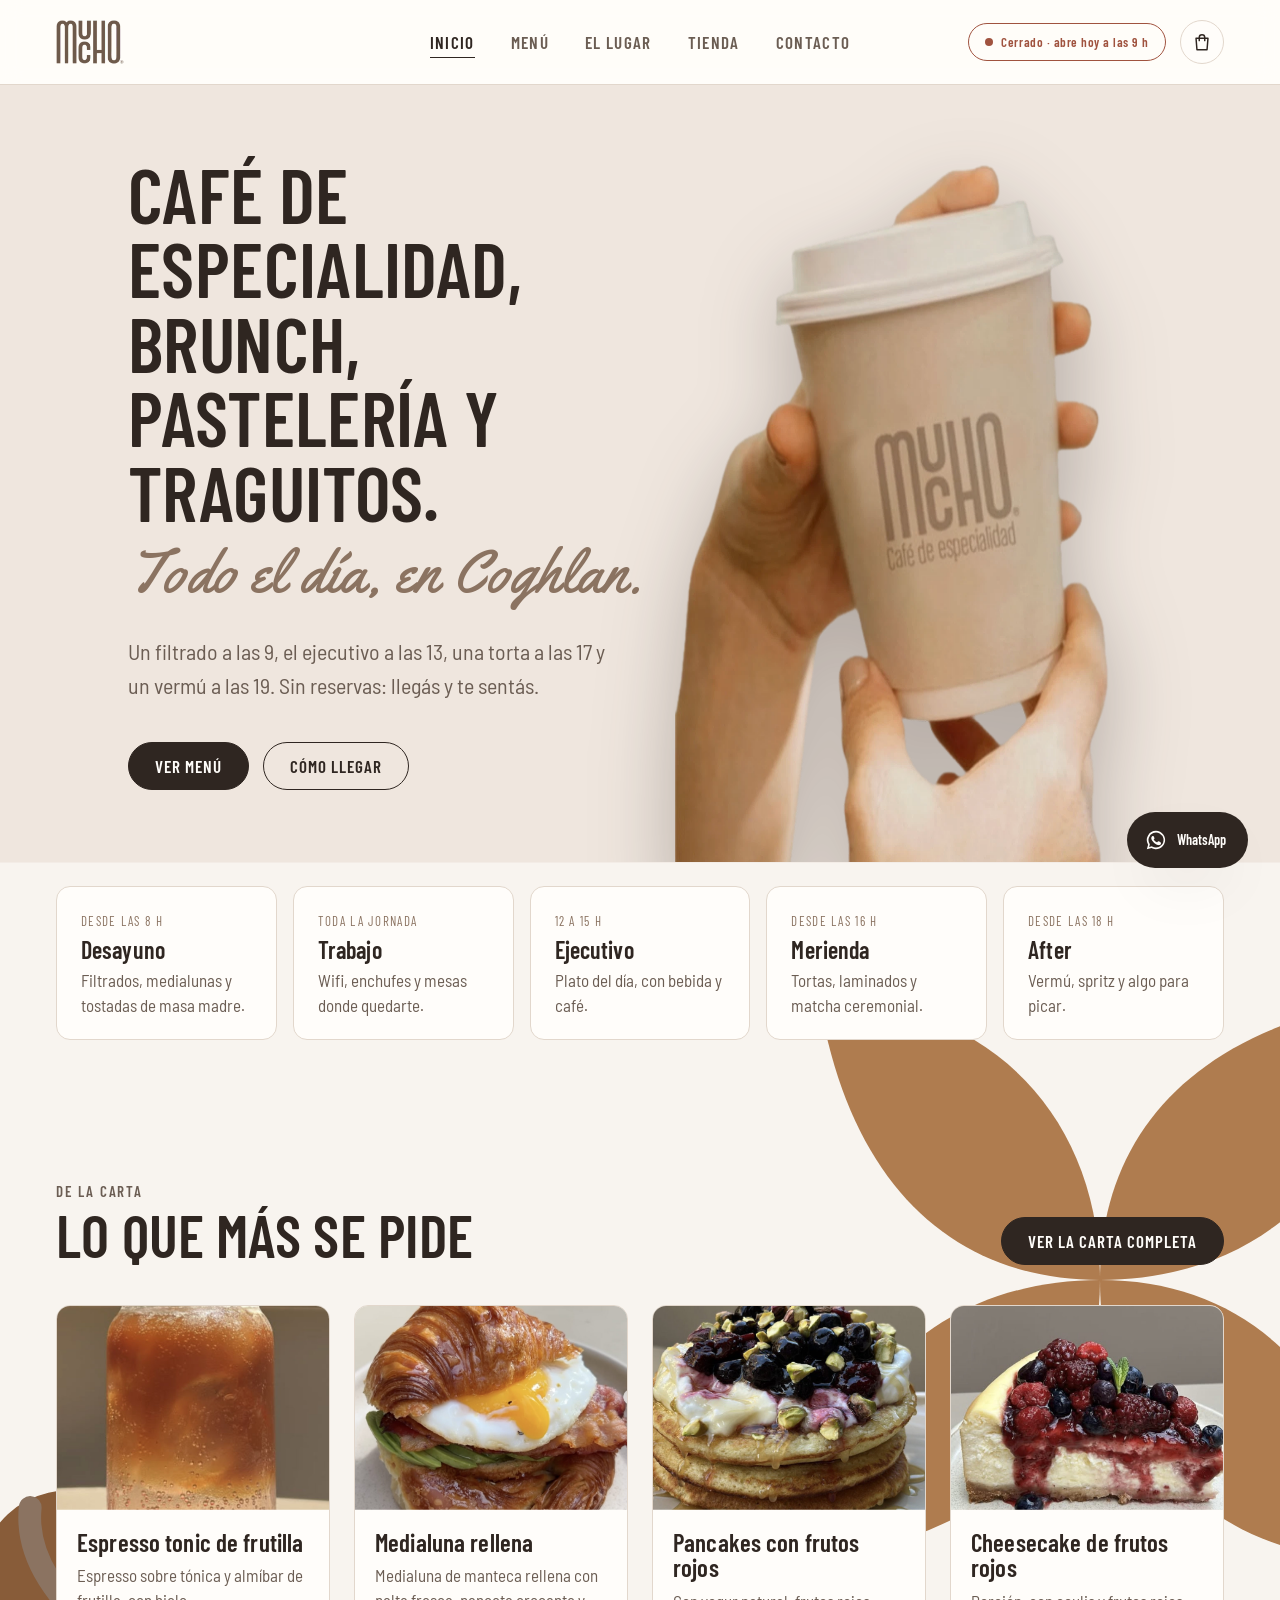
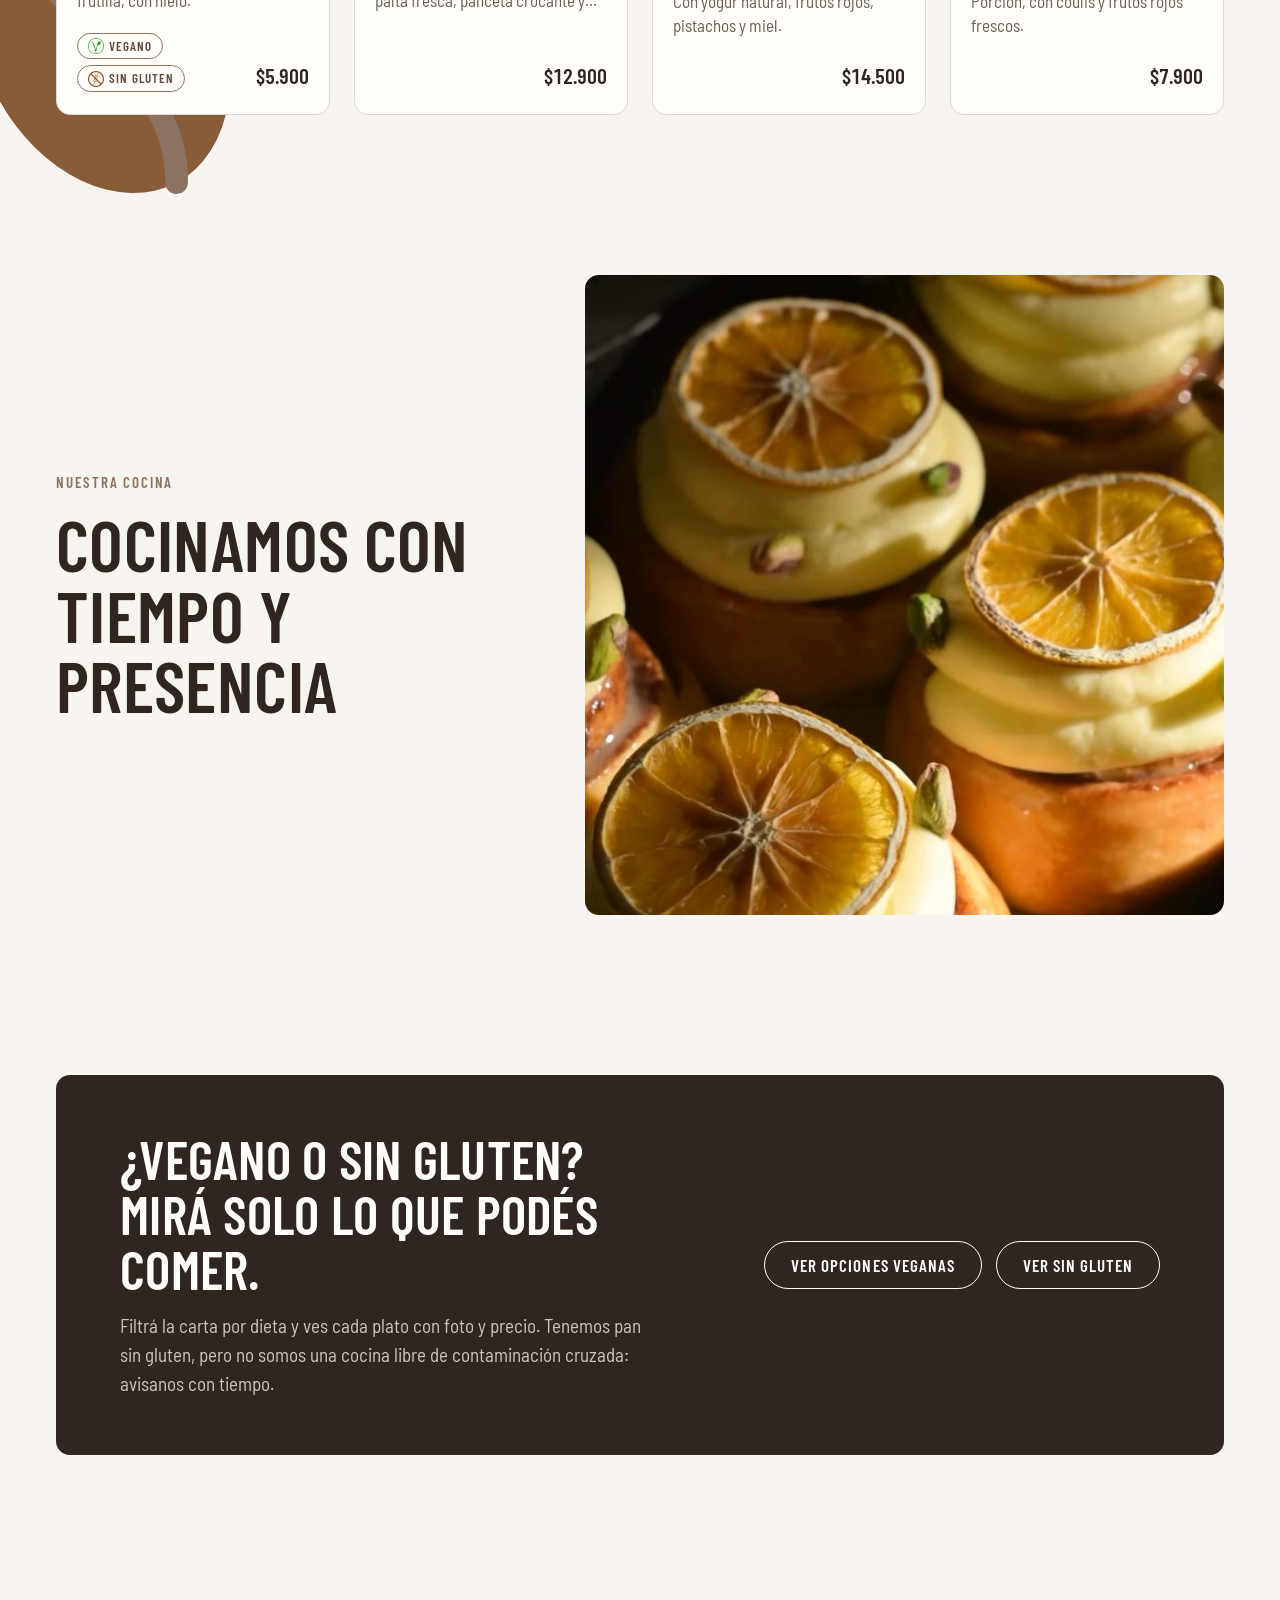
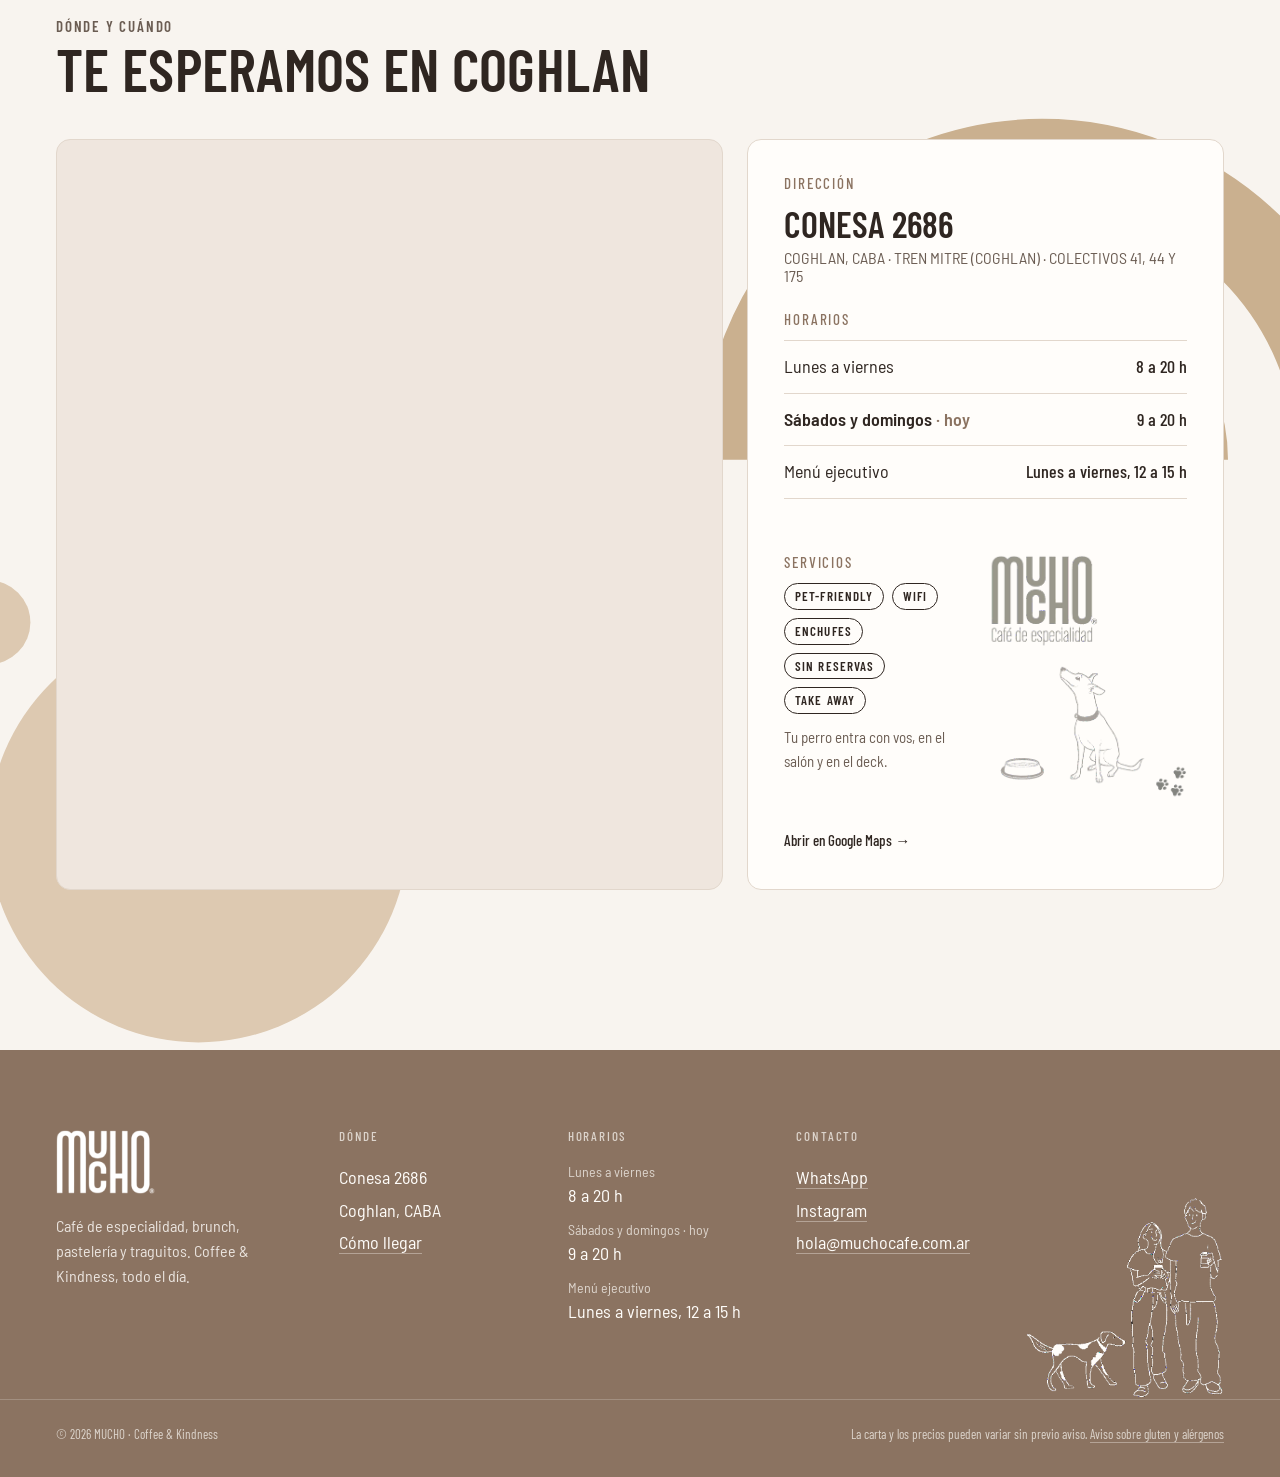
<file: index.html>
<!doctype html>
<html lang="es-AR">
<head>
  <meta charset="utf-8">
  <meta name="viewport" content="width=device-width, initial-scale=1">
  <title>MUCHO · Café de especialidad en Coghlan</title>
  <meta name="description" content="Café de especialidad, brunch, pastelería y traguitos todo el día en Conesa 2686, Coghlan. Mirá la carta con precios, filtrá por dieta y consultá horarios.">
  <link rel="icon" type="image/png" href="assets/img/logos/logo-mucho-cafe.png">
  <link rel="preconnect" href="https://fonts.googleapis.com">
  <link rel="preconnect" href="https://fonts.gstatic.com" crossorigin>
  <link href="https://fonts.googleapis.com/css2?family=Barlow+Condensed:wght@400;500;600;700&family=Barlow+Semi+Condensed:ital,wght@0,400;0,500;0,600;1,400&family=Yellowtail&display=swap" rel="stylesheet">
  <link rel="stylesheet" href="css/styles.css?v=20261120m">
</head>
<body class="home fondo-scroll" data-fondo="crema">
  <a class="saltar" href="#contenido">Saltar al contenido</a>

  <header class="header">
    <div class="contenedor header__barra">
      <a class="header__logo" href="index.html" aria-label="MUCHO, ir al inicio">
        <img src="assets/img/logos/logo-mucho-cafe.png" alt="MUCHO" width="68" height="44">
      </a>
      <nav class="header__nav" id="nav-principal" aria-label="Principal">
        <ul>
          <li><a href="index.html" aria-current="page">Inicio</a></li>
          <li><a class="nav-menu" href="menu.html">Menú</a></li>
          <li><a href="el-lugar.html">El lugar</a></li>
          <li><a href="tienda.html">Tienda</a></li>
          <li><a href="contacto.html">Contacto</a></li>
        </ul>
      </nav>
      <div class="header__acciones">
        <a class="estado" href="el-lugar.html#horarios" data-estado="largo"><span class="estado__texto">Lunes a viernes 8 a 20 h</span></a>
        <button class="header__toggle" type="button" aria-label="Abrir menú" aria-expanded="false" aria-controls="nav-principal">
          <span></span><span></span><span></span>
        </button>
      </div>
    </div>
  </header>

  <main id="contenido">
    <!-- Hero: qué es y por qué me interesa -->
    <section class="hero contenedor" aria-labelledby="hero-titulo" data-fondo="crema">
      <div class="hero__grilla">
        <div class="hero__texto">
          <h1 id="hero-titulo"><span class="titulo-desktop">Café de especialidad, brunch, pastelería y traguitos.</span><span class="titulo-mobile">Café, pastelería y traguitos.</span> <span class="hero__lema">Todo el día, en Coghlan.</span></h1>
          <p class="hero__bajada">Un filtrado a las 9, el ejecutivo a las 13, una torta a las 17 y un vermú a las 19. Sin reservas: llegás y te sentás.</p>
          <div class="hero__acciones">
            <a class="btn btn--primario" href="menu.html">Ver menú</a>
            <a class="btn" href="el-lugar.html#como-llegar">Cómo llegar</a>
          </div>
        </div>
        <div class="hero__imagen">
          <img class="hero__granos hero__granos--1" src="assets/img/decoracion/granos-cafe.png" alt="" aria-hidden="true">
          <img class="hero__granos hero__granos--2" src="assets/img/decoracion/granos-cafe.png" alt="" aria-hidden="true">
          <img class="hero__vaso" src="assets/img/decoracion/vaso-mucho-recorte.png?v=9" alt="Dos manos sostienen un vaso de café para llevar con el logo de MUCHO" width="613" height="790">
        </div>
      </div>
    </section>

    <!-- Momentos del día: la amplitud visible en el primer scroll -->
    <nav class="momentos contenedor" aria-label="Qué hay en cada momento del día" data-fondo="crema">
      <ul>
        <li>
          <a class="momento" href="menu.html?momento=desayuno">
            <span class="momento__hora">Desde las 8 h</span>
            <h3>Desayuno</h3>
            <p>Filtrados, medialunas y tostadas de masa madre.</p>
          </a>
        </li>
        <li>
          <a class="momento" href="el-lugar.html#servicios">
            <span class="momento__hora">Toda la jornada</span>
            <h3>Trabajo</h3>
            <p>Wifi, enchufes y mesas donde quedarte.</p>
          </a>
        </li>
        <li>
          <a class="momento" href="menu.html?momento=mediodia">
            <span class="momento__hora">12 a 15 h</span>
            <h3>Ejecutivo</h3>
            <p>Plato del día, con bebida y café.</p>
          </a>
        </li>
        <li>
          <a class="momento" href="menu.html?momento=merienda">
            <span class="momento__hora">Desde las 16 h</span>
            <h3>Merienda</h3>
            <p>Tortas, laminados y matcha ceremonial.</p>
          </a>
        </li>
        <li>
          <a class="momento" href="menu.html?momento=after">
            <span class="momento__hora">Desde las 18 h</span>
            <h3>After</h3>
            <p>Vermú, spritz y algo para picar.</p>
          </a>
        </li>
      </ul>
    </nav>

    <!-- Qué puedo comer -->
    <section class="seccion seccion--bloque contenedor con-fondo" aria-labelledby="destacados-titulo" data-fondo="cafe">
      <svg class="fig-fondo" data-forma="aspas" data-color="honey" data-hueco="cafe" style="width:520px; right:calc((100% - 100vw) / 2 - 80px); top:-20px;"></svg>
      <svg class="fig-fondo" data-forma="grano" data-color="chestnut" data-hueco="#8b7361" style="width:380px; left:calc((100% - 100vw) / 2 - 92px); bottom:-90px;"></svg>
      <div class="seccion__cabecera">
        <div>
          <p class="eyebrow">De la carta</p>
          <h2 id="destacados-titulo">Lo que más se pide</h2>
        </div>
        <a class="btn btn--primario" href="menu.html">Ver la carta completa</a>
      </div>
      <div class="grilla-destacados" data-destacados></div>
    </section>

    <!-- Video: la cocina -->
    <section class="seccion seccion--bloque contenedor video-cocina" aria-labelledby="cocina-titulo" data-fondo="cafe">
      <div class="video-cocina__texto">
        <p class="eyebrow">Nuestra cocina</p>
        <h2 id="cocina-titulo">Cocinamos con tiempo y presencia</h2>
      </div>
      <video class="video-cocina__video" src="assets/video/mucho-cocina.mp4" poster="assets/video/mucho-cocina-poster.jpg" autoplay muted loop playsinline preload="metadata"
        aria-label="Video: preparación de platos en la cocina de MUCHO"></video>
    </section>

    <section class="seccion seccion--bloque contenedor" aria-labelledby="dietas-titulo" data-fondo="crema">
      <div class="franja-dietas">
        <div>
          <h2 id="dietas-titulo">¿Vegano o sin gluten? Mirá solo lo que podés comer.</h2>
          <p>Filtrá la carta por dieta y ves cada plato con foto y precio. Tenemos pan sin gluten, pero no somos una cocina libre de contaminación cruzada: avisanos con tiempo.</p>
        </div>
        <div class="franja-dietas__acciones">
          <a class="btn btn--claro" href="menu.html?dieta=vegano">Ver opciones veganas</a>
          <a class="btn btn--claro" href="menu.html?dieta=sin-gluten">Ver sin gluten</a>
        </div>
      </div>
    </section>

    <!-- Dónde y cuándo -->
    <section class="seccion seccion--bloque contenedor con-fondo" aria-labelledby="donde-titulo" data-fondo="crema">
      <svg class="fig-fondo" data-forma="arcos" data-color="sand" style="width:620px; right:calc((100% - 100vw) / 2 - 72px); top:-60px;"></svg>
      <svg class="fig-fondo" data-forma="circulo" data-color="cream" style="width:420px; left:calc((100% - 100vw) / 2 - 104px); bottom:-40px;"></svg>
      <div class="seccion__cabecera">
        <div>
          <p class="eyebrow">Dónde y cuándo</p>
          <h2 id="donde-titulo">Te esperamos en Coghlan</h2>
        </div>
      </div>
      <div class="donde">
        <div class="donde__mapa">
          <iframe class="mapa" title="Mapa: MUCHO en Conesa 2686, Coghlan" src="https://www.google.com/maps?q=Conesa+2686,+Coghlan,+CABA&output=embed" loading="lazy" referrerpolicy="no-referrer-when-downgrade"></iframe>
        </div>
        <div class="donde__info panel">
          <div>
            <h3>Dirección</h3>
            <p class="donde__direccion">Conesa 2686<span>Coghlan, CABA · Tren Mitre (Coghlan) · Colectivos 41, 44 y 175</span></p>
          </div>
          <div>
            <h3>Horarios</h3>
            <ul class="lista-horarios" data-horarios></ul>
          </div>
          <div class="donde__servicios">
            <div>
              <h3>Servicios</h3>
              <ul class="lista-tags" data-servicios></ul>
              <p class="donde__pet">Tu perro entra con vos, en el salón y en el deck.</p>
            </div>
            <div class="perro-animado" style="position: relative;" role="img" aria-label="Ilustración de un perro junto al logo de MUCHO: el local es pet-friendly">
              <img src="assets/img/decoracion/pet-friendly-sin-cola.png" alt="" width="200" height="272" loading="lazy">
              <img class="perro-animado__cola" style="position: absolute; top: 0; left: 0; width: 100%; height: auto;" src="assets/img/decoracion/pet-friendly-cola.png" alt="" width="200" height="272" loading="lazy">
            </div>
          </div>
          <a class="enlace-flecha" href="https://www.google.com/maps/search/?api=1&amp;query=Conesa+2686+Coghlan+CABA" target="_blank" rel="noopener">Abrir en Google Maps →</a>
        </div>
      </div>
    </section>
  </main>

  <footer class="footer">
    <div class="contenedor footer__grilla">
      <div class="footer__marca">
        <img src="assets/img/logos/logo-mucho.png" alt="MUCHO" width="99" height="64">
        <p>Café de especialidad, brunch, pastelería y traguitos. Coffee &amp; Kindness, todo el día.</p>
      </div>
      <div class="footer__donde">
        <h2>Dónde</h2>
        <address>
          <span>Conesa 2686</span><br>
          <span>Coghlan, CABA</span><br>
          <a href="el-lugar.html#como-llegar">Cómo llegar</a>
        </address>
      </div>
      <div class="footer__horas">
        <h2>Horarios</h2>
        <ul class="footer__horarios" data-horarios>
          <li><span>Lunes a viernes</span><span>8 a 20 h</span></li>
          <li><span>Sábados y domingos</span><span>9 a 20 h</span></li>
        </ul>
      </div>
      <div class="footer__contacto">
        <h2>Contacto</h2>
        <ul>
          <li><a href="#" data-whatsapp>WhatsApp</a></li>
          <li><a href="https://www.instagram.com/mucho.arg/" target="_blank" rel="noopener">Instagram</a></li>
          <li><a href="mailto:hola@muchocafe.com.ar">hola@muchocafe.com.ar</a></li>
        </ul>
      </div>
      <div class="footer__dibujo footer-escena" style="position: relative;" aria-hidden="true">
        <img src="assets/img/decoracion/footer-humanos.png" alt="" width="557" height="571" loading="lazy" style="display: block; width: 100%; height: auto;">
        <div class="footer-escena__perro" style="position: absolute; inset: 0;">
          <div class="footer-escena__paso">
            <img class="footer-escena__pata footer-escena__pata--trasera-lejos" src="assets/img/decoracion/footer-perro-pata-trasera-lejos.png" alt="" width="557" height="571" loading="lazy" style="position: absolute; top: 0; left: 0; width: 100%; height: auto;">
            <img class="footer-escena__pata footer-escena__pata--delantera-lejos" src="assets/img/decoracion/footer-perro-pata-delantera-lejos.png" alt="" width="557" height="571" loading="lazy" style="position: absolute; top: 0; left: 0; width: 100%; height: auto;">
            <img src="assets/img/decoracion/footer-perro.png" alt="" width="557" height="571" loading="lazy" style="display: block; width: 100%; height: auto;">
            <img class="footer-escena__pata footer-escena__pata--trasera-cerca" src="assets/img/decoracion/footer-perro-pata-trasera-cerca.png" alt="" width="557" height="571" loading="lazy" style="position: absolute; top: 0; left: 0; width: 100%; height: auto;">
            <img class="footer-escena__pata footer-escena__pata--delantera-cerca" src="assets/img/decoracion/footer-perro-pata-delantera-cerca.png" alt="" width="557" height="571" loading="lazy" style="position: absolute; top: 0; left: 0; width: 100%; height: auto;">
            <img class="footer-escena__cola" src="assets/img/decoracion/footer-perro-cola.png" alt="" width="557" height="571" loading="lazy" style="position: absolute; top: 0; left: 0; width: 100%; height: auto;">
          </div>
        </div>
      </div>
    </div>
    <div class="contenedor footer__legal">
      <p>© <span data-anio>2026</span> MUCHO · Coffee &amp; Kindness</p>
      <p>La carta y los precios pueden variar sin previo aviso. <a href="menu.html#avisos">Aviso sobre gluten y alérgenos</a></p>
    </div>
  </footer>

  <a class="wa-flotante" href="#" data-whatsapp aria-label="Escribinos por WhatsApp">
    <svg viewBox="0 0 24 24" aria-hidden="true"><path fill="currentColor" d="M12 2a10 10 0 0 0-8.6 15.1L2 22l5-1.3A10 10 0 1 0 12 2Zm0 18.2a8.2 8.2 0 0 1-4.2-1.2l-.3-.2-3 .8.8-2.9-.2-.3A8.2 8.2 0 1 1 12 20.2Zm4.5-6.1c-.2-.1-1.5-.7-1.7-.8-.2-.1-.4-.1-.6.1l-.8 1c-.1.2-.3.2-.5.1a6.7 6.7 0 0 1-3.3-2.9c-.3-.4.3-.4.7-1.3.1-.2 0-.3 0-.4l-.8-1.8c-.2-.5-.4-.4-.6-.4h-.5a1 1 0 0 0-.7.3 3 3 0 0 0-.9 2.2 5.2 5.2 0 0 0 1.1 2.7 11.8 11.8 0 0 0 4.5 4c1.7.7 2.3.8 3.2.6.5-.1 1.5-.6 1.7-1.2.2-.6.2-1.1.2-1.2-.1-.1-.3-.2-.5-.3Z"/></svg>
    WhatsApp
  </a>

  <script src="js/data.js?v=20261120m"></script>
  <script src="js/main.js?v=20261120m"></script>
  <script src="js/pedido.js?v=20261120m"></script>

</body>
</html>
</file>
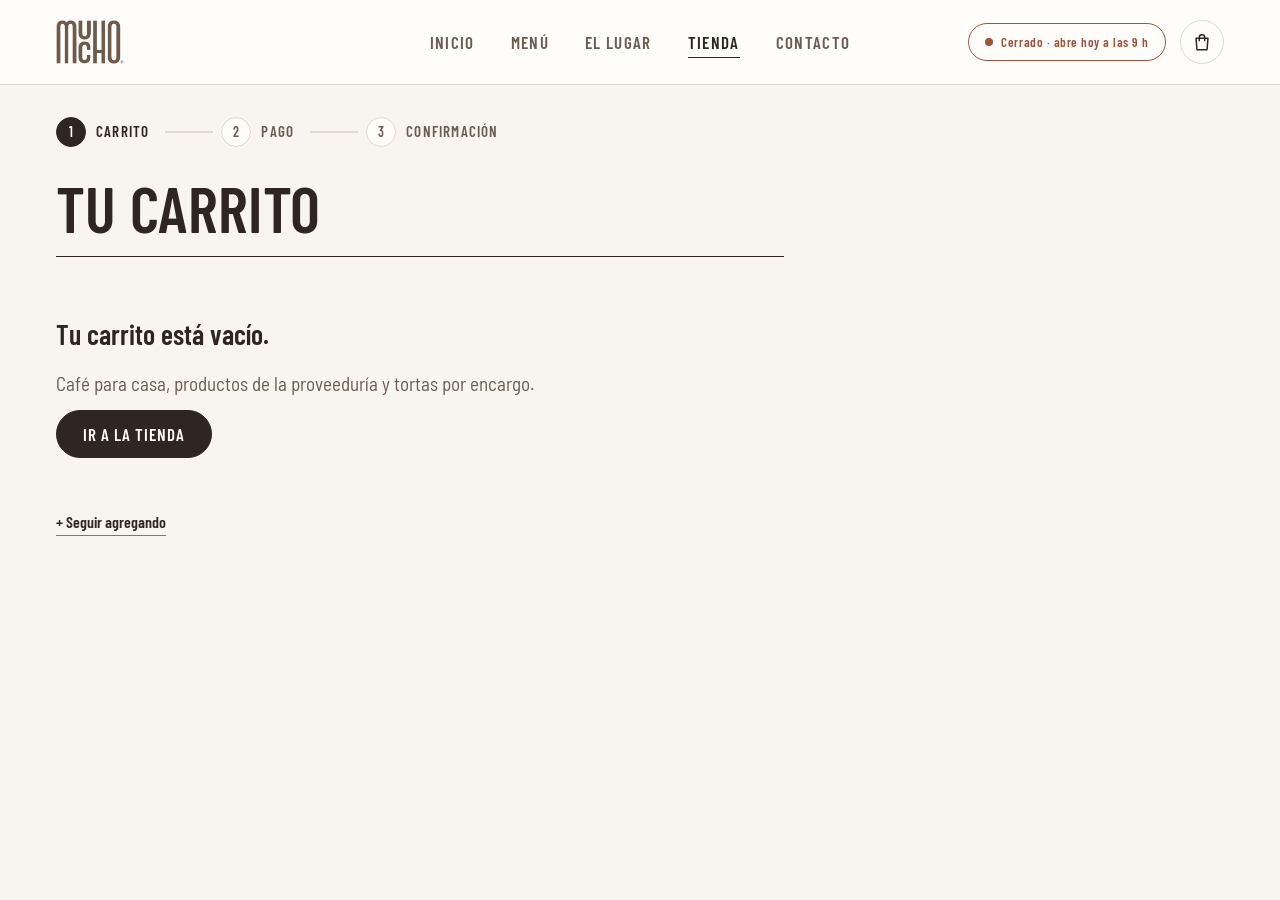
<file: carrito.html>
<!doctype html>
<html lang="es-AR">
<head>
  <meta charset="utf-8">
  <meta name="viewport" content="width=device-width, initial-scale=1">
  <meta name="robots" content="noindex">
  <title>Tu carrito · MUCHO</title>
  <meta name="description" content="Revisá tu pedido, elegí retiro o envío y seguí al pago.">
  <link rel="icon" type="image/png" href="assets/img/logos/logo-mucho-cafe.png">
  <link rel="preconnect" href="https://fonts.googleapis.com">
  <link rel="preconnect" href="https://fonts.gstatic.com" crossorigin>
  <link href="https://fonts.googleapis.com/css2?family=Barlow+Condensed:wght@400;500;600;700&family=Barlow+Semi+Condensed:ital,wght@0,400;0,500;0,600;1,400&family=Yellowtail&display=swap" rel="stylesheet">
  <link rel="stylesheet" href="css/styles.css?v=20261120m">
</head>
<body class="pagina-checkout" data-checkout="carrito">
  <a class="saltar" href="#contenido">Saltar al contenido</a>

  <header class="header">
    <div class="contenedor header__barra">
      <a class="header__logo" href="index.html" aria-label="MUCHO, ir al inicio">
        <img src="assets/img/logos/logo-mucho-cafe.png" alt="MUCHO" width="68" height="44">
      </a>
      <nav class="header__nav" id="nav-principal" aria-label="Principal">
        <ul>
          <li><a href="index.html">Inicio</a></li>
          <li><a class="nav-menu" href="menu.html">Menú</a></li>
          <li><a href="el-lugar.html">El lugar</a></li>
          <li><a href="tienda.html" aria-current="page">Tienda</a></li>
          <li><a href="contacto.html">Contacto</a></li>
        </ul>
      </nav>
      <div class="header__acciones">
        <a class="estado" href="el-lugar.html#horarios" data-estado="largo"><span class="estado__texto">Lunes a viernes 8 a 20 h</span></a>
        <button class="header__toggle" type="button" aria-label="Abrir menú" aria-expanded="false" aria-controls="nav-principal">
          <span></span><span></span><span></span>
        </button>
      </div>
    </div>
  </header>

  <main id="contenido" class="contenedor checkout">
    <div id="checkout-pasos"></div>
    <div class="checkout-columnas">
      <section class="checkout-principal" aria-labelledby="titulo-carrito">
        <h1 class="checkout-titulo" id="titulo-carrito">Tu carrito</h1>
        <div id="carrito-lista"></div>
        <a class="checkout-seguir" href="tienda.html">+ Seguir agregando</a>
      </section>
      <aside class="checkout-panel" id="carrito-panel" aria-label="Entrega y total"></aside>
    </div>
  </main>

  <script src="js/data.js?v=20261120m"></script>
  <script src="js/main.js?v=20261120m"></script>
  <script src="js/pedido.js?v=20261120m"></script>
  <script src="js/checkout.js?v=20261120m"></script>
</body>
</html>
</file>
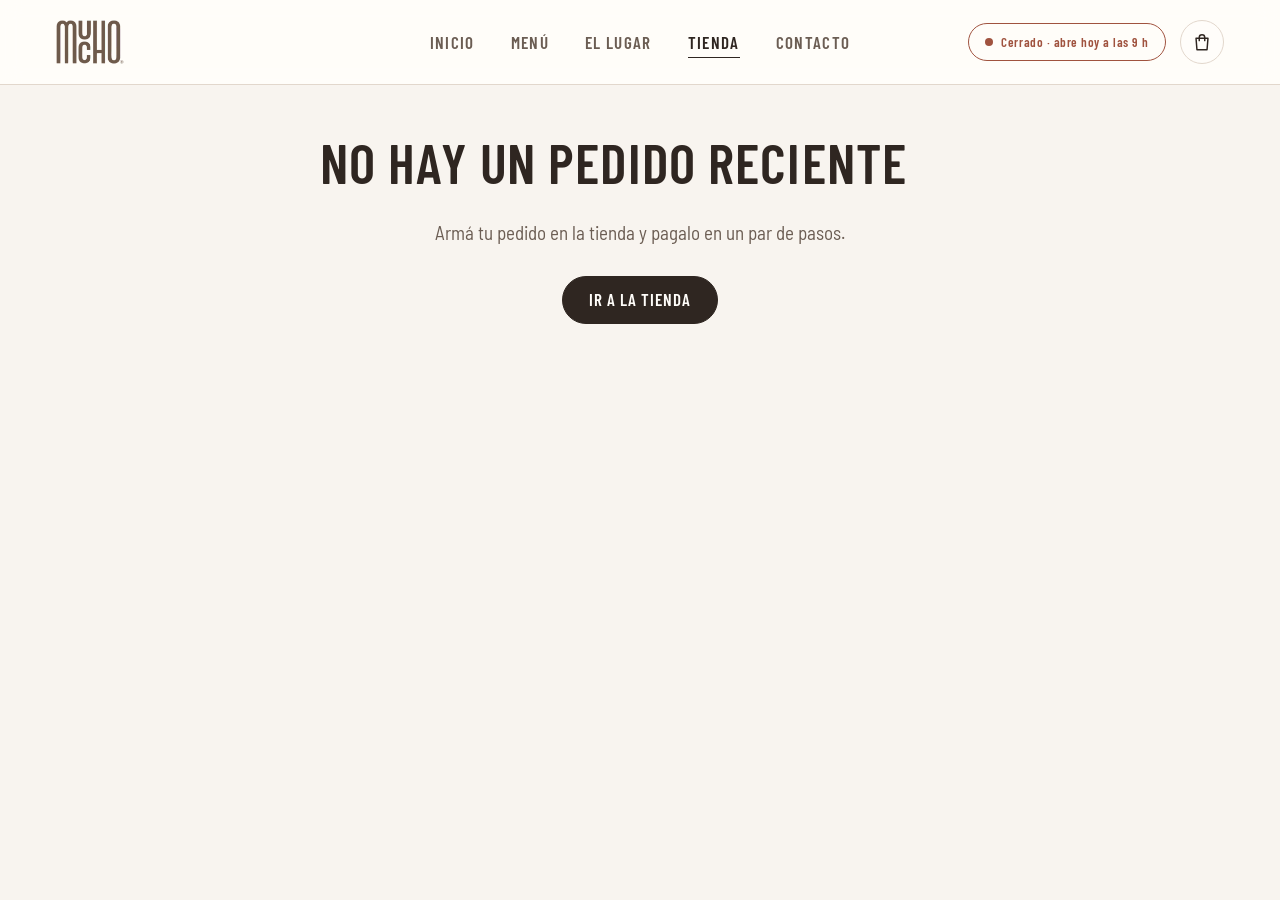
<file: confirmacion.html>
<!doctype html>
<html lang="es-AR">
<head>
  <meta charset="utf-8">
  <meta name="viewport" content="width=device-width, initial-scale=1">
  <meta name="robots" content="noindex">
  <title>Pedido confirmado · MUCHO</title>
  <meta name="description" content="Tu pedido en MUCHO.">
  <link rel="icon" type="image/png" href="assets/img/logos/logo-mucho-cafe.png">
  <link rel="preconnect" href="https://fonts.googleapis.com">
  <link rel="preconnect" href="https://fonts.gstatic.com" crossorigin>
  <link href="https://fonts.googleapis.com/css2?family=Barlow+Condensed:wght@400;500;600;700&family=Barlow+Semi+Condensed:ital,wght@0,400;0,500;0,600;1,400&family=Yellowtail&display=swap" rel="stylesheet">
  <link rel="stylesheet" href="css/styles.css?v=20261120m">
</head>
<body class="pagina-checkout" data-checkout="confirmacion">
  <a class="saltar" href="#contenido">Saltar al contenido</a>

  <header class="header">
    <div class="contenedor header__barra">
      <a class="header__logo" href="index.html" aria-label="MUCHO, ir al inicio">
        <img src="assets/img/logos/logo-mucho-cafe.png" alt="MUCHO" width="68" height="44">
      </a>
      <nav class="header__nav" id="nav-principal" aria-label="Principal">
        <ul>
          <li><a href="index.html">Inicio</a></li>
          <li><a class="nav-menu" href="menu.html">Menú</a></li>
          <li><a href="el-lugar.html">El lugar</a></li>
          <li><a href="tienda.html" aria-current="page">Tienda</a></li>
          <li><a href="contacto.html">Contacto</a></li>
        </ul>
      </nav>
      <div class="header__acciones">
        <a class="estado" href="el-lugar.html#horarios" data-estado="largo"><span class="estado__texto">Lunes a viernes 8 a 20 h</span></a>
        <button class="header__toggle" type="button" aria-label="Abrir menú" aria-expanded="false" aria-controls="nav-principal">
          <span></span><span></span><span></span>
        </button>
      </div>
    </div>
  </header>

  <main id="contenido" class="contenedor checkout">
    <section class="confirmacion" id="confirmacion" aria-live="polite"></section>
  </main>

  <script src="js/data.js?v=20261120m"></script>
  <script src="js/main.js?v=20261120m"></script>
  <script src="js/pedido.js?v=20261120m"></script>
  <script src="js/checkout.js?v=20261120m"></script>
</body>
</html>
</file>
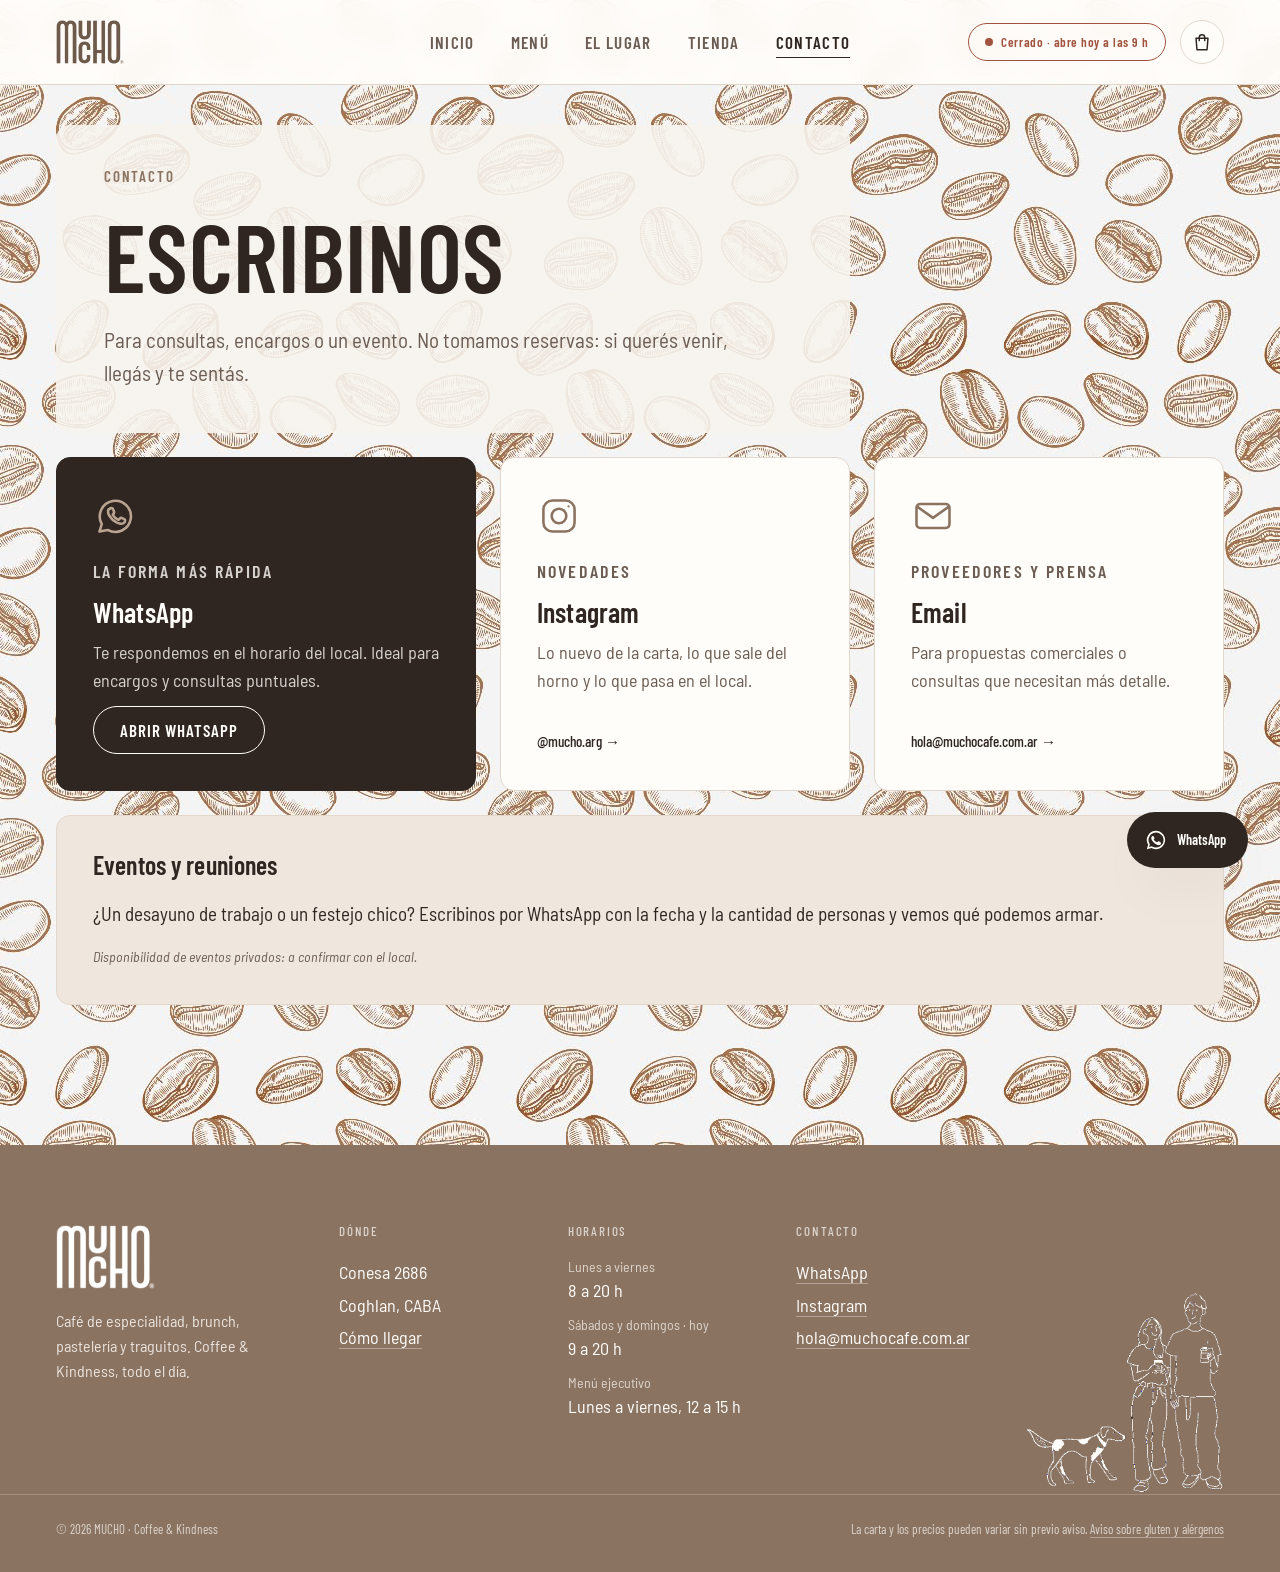
<file: contacto.html>
<!doctype html>
<html lang="es-AR">
<head>
  <meta charset="utf-8">
  <meta name="viewport" content="width=device-width, initial-scale=1">
  <title>Contacto · MUCHO</title>
  <meta name="description" content="WhatsApp, Instagram y email de MUCHO, Conesa 2686, Coghlan.">
  <link rel="icon" type="image/png" href="assets/img/logos/logo-mucho-cafe.png">
  <link rel="preconnect" href="https://fonts.googleapis.com">
  <link rel="preconnect" href="https://fonts.gstatic.com" crossorigin>
  <link href="https://fonts.googleapis.com/css2?family=Barlow+Condensed:wght@400;500;600;700&family=Barlow+Semi+Condensed:ital,wght@0,400;0,500;0,600;1,400&family=Yellowtail&display=swap" rel="stylesheet">
  <link rel="stylesheet" href="css/styles.css?v=20261120m">
</head>
<body class="pagina-contacto">
  <a class="saltar" href="#contenido">Saltar al contenido</a>

  <header class="header">
    <div class="contenedor header__barra">
      <a class="header__logo" href="index.html" aria-label="MUCHO, ir al inicio">
        <img src="assets/img/logos/logo-mucho-cafe.png" alt="MUCHO" width="68" height="44">
      </a>
      <nav class="header__nav" id="nav-principal" aria-label="Principal">
        <ul>
          <li><a href="index.html">Inicio</a></li>
          <li><a class="nav-menu" href="menu.html">Menú</a></li>
          <li><a href="el-lugar.html">El lugar</a></li>
          <li><a href="tienda.html">Tienda</a></li>
          <li><a href="contacto.html" aria-current="page">Contacto</a></li>
        </ul>
      </nav>
      <div class="header__acciones">
        <a class="estado" href="el-lugar.html#horarios" data-estado="largo"><span class="estado__texto">Lunes a viernes 8 a 20 h</span></a>
        <button class="header__toggle" type="button" aria-label="Abrir menú" aria-expanded="false" aria-controls="nav-principal">
          <span></span><span></span><span></span>
        </button>
      </div>
    </div>
  </header>

  <main id="contenido" class="contenedor">
    <header class="pagina-titulo">
      <p class="eyebrow">Contacto</p>
      <h1>Escribinos</h1>
      <p class="bajada">Para consultas, encargos o un evento. No tomamos reservas: si querés venir, llegás y te sentás.</p>
    </header>

    <div class="contacto-grilla">
      <section class="canal canal--principal" aria-labelledby="wa-titulo">
        <svg class="canal__icono" viewBox="0 0 24 24" aria-hidden="true" fill="none" stroke="currentColor" stroke-width="1.4" stroke-linecap="round" stroke-linejoin="round"><path d="M3.5 20.5l1.3-4.1A8.5 8.5 0 1 1 8 19.6z"/><path d="M9 8.3c.2-.5.5-.6.8-.6h.5c.2 0 .4.1.5.4l.7 1.6c.1.3 0 .5-.1.7l-.5.6c-.1.2-.1.4 0 .5a6 6 0 0 0 2.8 2.5c.2.1.4.1.5-.1l.6-.7c.2-.2.4-.3.7-.2l1.6.7c.3.1.4.3.4.5v.4c0 .5-.3 1.1-1 1.4-.7.3-1.6.4-3.4-.4a10 10 0 0 1-4.3-4c-.8-1.3-.7-2.4-.3-3.3z"/></svg>
        <p class="eyebrow">La forma más rápida</p>
        <h2 id="wa-titulo">WhatsApp</h2>
        <p>Te respondemos en el horario del local. Ideal para encargos y consultas puntuales.</p>
        <a class="btn btn--claro" href="#" data-whatsapp>Abrir WhatsApp</a>
      </section>
      <section class="canal" aria-labelledby="ig-titulo">
        <svg class="canal__icono" viewBox="0 0 24 24" aria-hidden="true" fill="none" stroke="currentColor" stroke-width="1.4" stroke-linecap="round" stroke-linejoin="round"><rect x="3.5" y="3.5" width="17" height="17" rx="5"/><circle cx="12" cy="12" r="4"/><circle cx="17.2" cy="6.8" r="0.6" fill="currentColor" stroke="none"/></svg>
        <p class="eyebrow">Novedades</p>
        <h2 id="ig-titulo">Instagram</h2>
        <p>Lo nuevo de la carta, lo que sale del horno y lo que pasa en el local.</p>
        <a class="enlace-flecha" href="https://www.instagram.com/mucho.arg/" target="_blank" rel="noopener">@mucho.arg →</a>
      </section>
      <section class="canal" aria-labelledby="mail-titulo">
        <svg class="canal__icono" viewBox="0 0 24 24" aria-hidden="true" fill="none" stroke="currentColor" stroke-width="1.4" stroke-linecap="round" stroke-linejoin="round"><rect x="3" y="5.5" width="18" height="13" rx="2"/><path d="M3.5 7l8.5 6 8.5-6"/></svg>
        <p class="eyebrow">Proveedores y prensa</p>
        <h2 id="mail-titulo">Email</h2>
        <p>Para propuestas comerciales o consultas que necesitan más detalle.</p>
        <a class="enlace-flecha" href="mailto:hola@muchocafe.com.ar">hola@muchocafe.com.ar →</a>
      </section>
    </div>

    <div class="contacto-extra">
      <section class="panel panel--arena" aria-labelledby="eventos-titulo">
        <h2 id="eventos-titulo">Eventos y reuniones</h2>
        <p>¿Un desayuno de trabajo o un festejo chico? Escribinos por WhatsApp con la fecha y la cantidad de personas y vemos qué podemos armar.</p>
        <p class="nota-validar">Disponibilidad de eventos privados: a confirmar con el local.</p>
      </section>
    </div>
  </main>

  <footer class="footer">
    <div class="contenedor footer__grilla">
      <div class="footer__marca">
        <img src="assets/img/logos/logo-mucho.png" alt="MUCHO" width="99" height="64">
        <p>Café de especialidad, brunch, pastelería y traguitos. Coffee &amp; Kindness, todo el día.</p>
      </div>
      <div class="footer__donde">
        <h2>Dónde</h2>
        <address>
          <span>Conesa 2686</span><br>
          <span>Coghlan, CABA</span><br>
          <a href="el-lugar.html#como-llegar">Cómo llegar</a>
        </address>
      </div>
      <div class="footer__horas">
        <h2>Horarios</h2>
        <ul class="footer__horarios" data-horarios>
          <li><span>Lunes a viernes</span><span>8 a 20 h</span></li>
          <li><span>Sábados y domingos</span><span>9 a 20 h</span></li>
        </ul>
      </div>
      <div class="footer__contacto">
        <h2>Contacto</h2>
        <ul>
          <li><a href="#" data-whatsapp>WhatsApp</a></li>
          <li><a href="https://www.instagram.com/mucho.arg/" target="_blank" rel="noopener">Instagram</a></li>
          <li><a href="mailto:hola@muchocafe.com.ar">hola@muchocafe.com.ar</a></li>
        </ul>
      </div>
      <div class="footer__dibujo footer-escena" style="position: relative;" aria-hidden="true">
        <img src="assets/img/decoracion/footer-humanos.png" alt="" width="557" height="571" loading="lazy" style="display: block; width: 100%; height: auto;">
        <div class="footer-escena__perro" style="position: absolute; inset: 0;">
          <div class="footer-escena__paso">
            <img class="footer-escena__pata footer-escena__pata--trasera-lejos" src="assets/img/decoracion/footer-perro-pata-trasera-lejos.png" alt="" width="557" height="571" loading="lazy" style="position: absolute; top: 0; left: 0; width: 100%; height: auto;">
            <img class="footer-escena__pata footer-escena__pata--delantera-lejos" src="assets/img/decoracion/footer-perro-pata-delantera-lejos.png" alt="" width="557" height="571" loading="lazy" style="position: absolute; top: 0; left: 0; width: 100%; height: auto;">
            <img src="assets/img/decoracion/footer-perro.png" alt="" width="557" height="571" loading="lazy" style="display: block; width: 100%; height: auto;">
            <img class="footer-escena__pata footer-escena__pata--trasera-cerca" src="assets/img/decoracion/footer-perro-pata-trasera-cerca.png" alt="" width="557" height="571" loading="lazy" style="position: absolute; top: 0; left: 0; width: 100%; height: auto;">
            <img class="footer-escena__pata footer-escena__pata--delantera-cerca" src="assets/img/decoracion/footer-perro-pata-delantera-cerca.png" alt="" width="557" height="571" loading="lazy" style="position: absolute; top: 0; left: 0; width: 100%; height: auto;">
            <img class="footer-escena__cola" src="assets/img/decoracion/footer-perro-cola.png" alt="" width="557" height="571" loading="lazy" style="position: absolute; top: 0; left: 0; width: 100%; height: auto;">
          </div>
        </div>
      </div>
    </div>
    <div class="contenedor footer__legal">
      <p>© <span data-anio>2026</span> MUCHO · Coffee &amp; Kindness</p>
      <p>La carta y los precios pueden variar sin previo aviso. <a href="menu.html#avisos">Aviso sobre gluten y alérgenos</a></p>
    </div>
  </footer>

  <a class="wa-flotante" href="#" data-whatsapp aria-label="Escribinos por WhatsApp">
    <svg viewBox="0 0 24 24" aria-hidden="true"><path fill="currentColor" d="M12 2a10 10 0 0 0-8.6 15.1L2 22l5-1.3A10 10 0 1 0 12 2Zm0 18.2a8.2 8.2 0 0 1-4.2-1.2l-.3-.2-3 .8.8-2.9-.2-.3A8.2 8.2 0 1 1 12 20.2Zm4.5-6.1c-.2-.1-1.5-.7-1.7-.8-.2-.1-.4-.1-.6.1l-.8 1c-.1.2-.3.2-.5.1a6.7 6.7 0 0 1-3.3-2.9c-.3-.4.3-.4.7-1.3.1-.2 0-.3 0-.4l-.8-1.8c-.2-.5-.4-.4-.6-.4h-.5a1 1 0 0 0-.7.3 3 3 0 0 0-.9 2.2 5.2 5.2 0 0 0 1.1 2.7 11.8 11.8 0 0 0 4.5 4c1.7.7 2.3.8 3.2.6.5-.1 1.5-.6 1.7-1.2.2-.6.2-1.1.2-1.2-.1-.1-.3-.2-.5-.3Z"/></svg>
    WhatsApp
  </a>

  <script src="js/data.js?v=20261120m"></script>
  <script src="js/main.js?v=20261120m"></script>
  <script src="js/pedido.js?v=20261120m"></script>

</body>
</html>
</file>
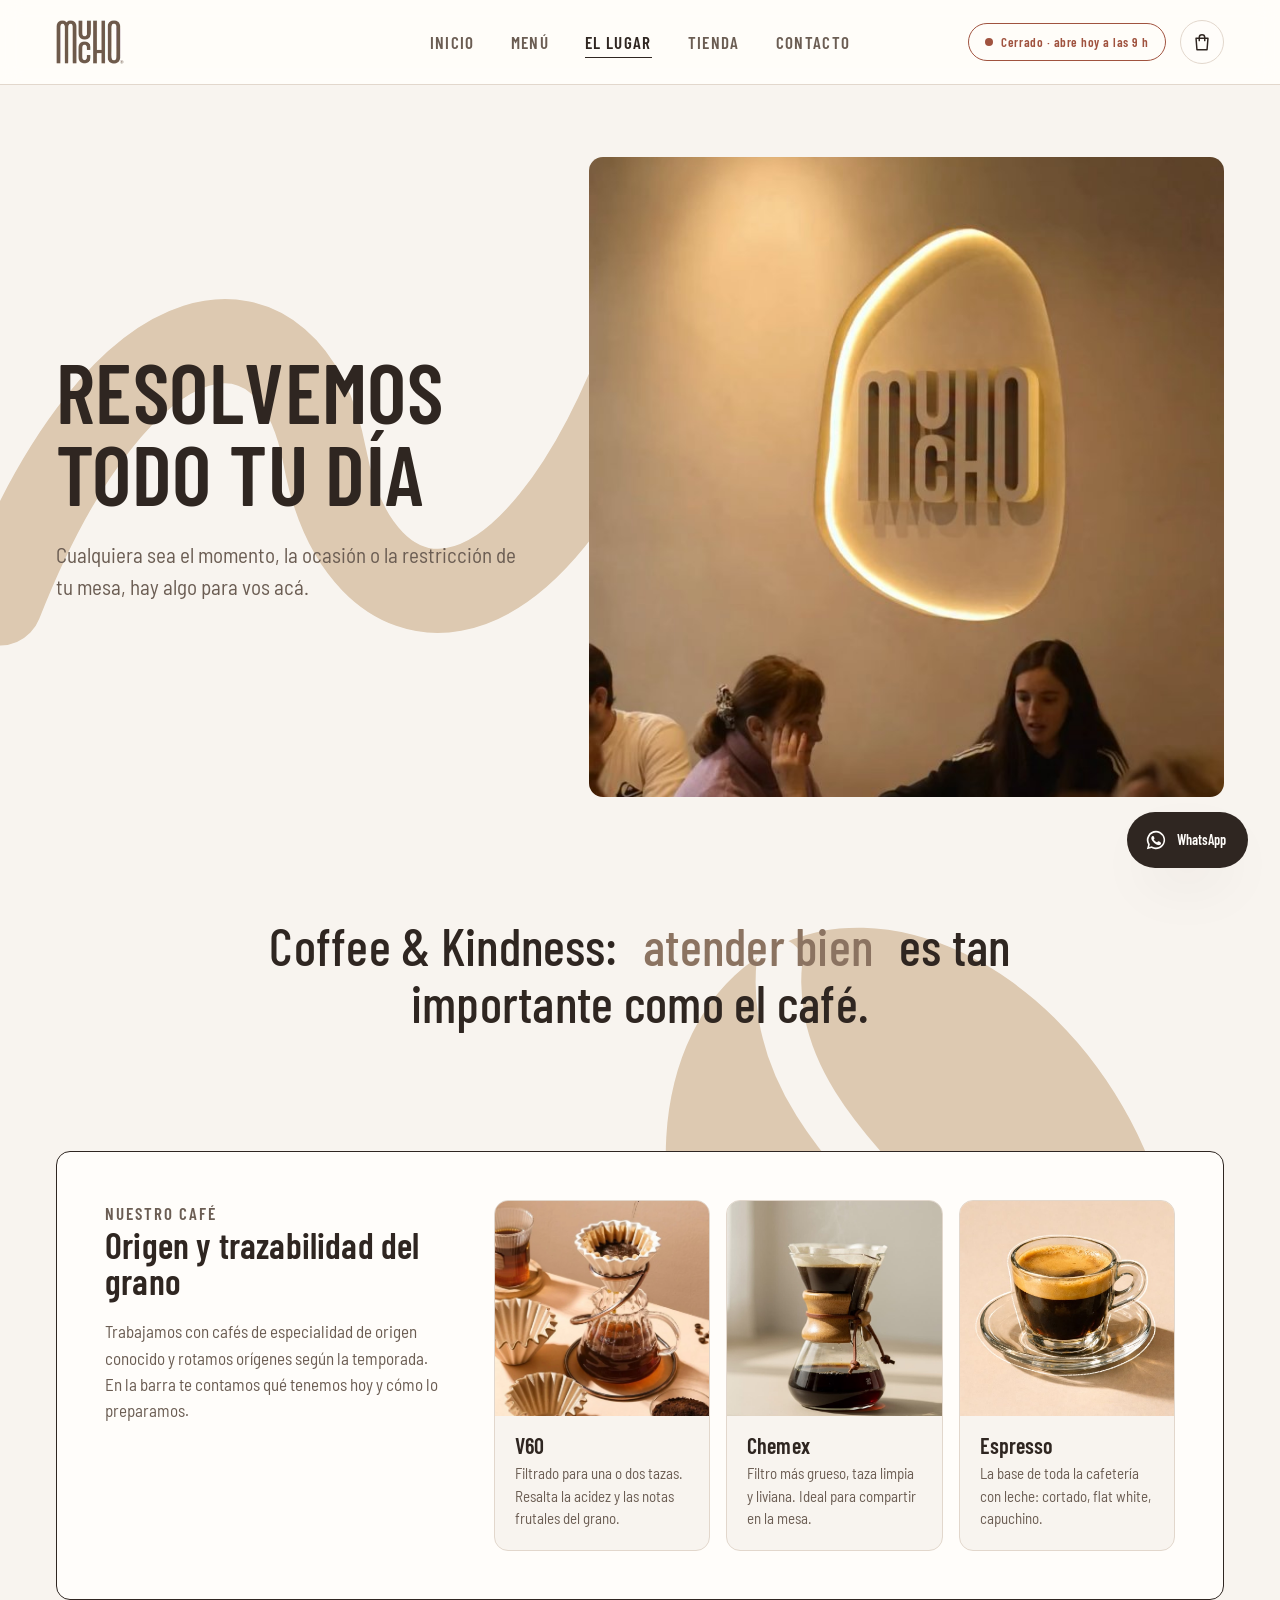
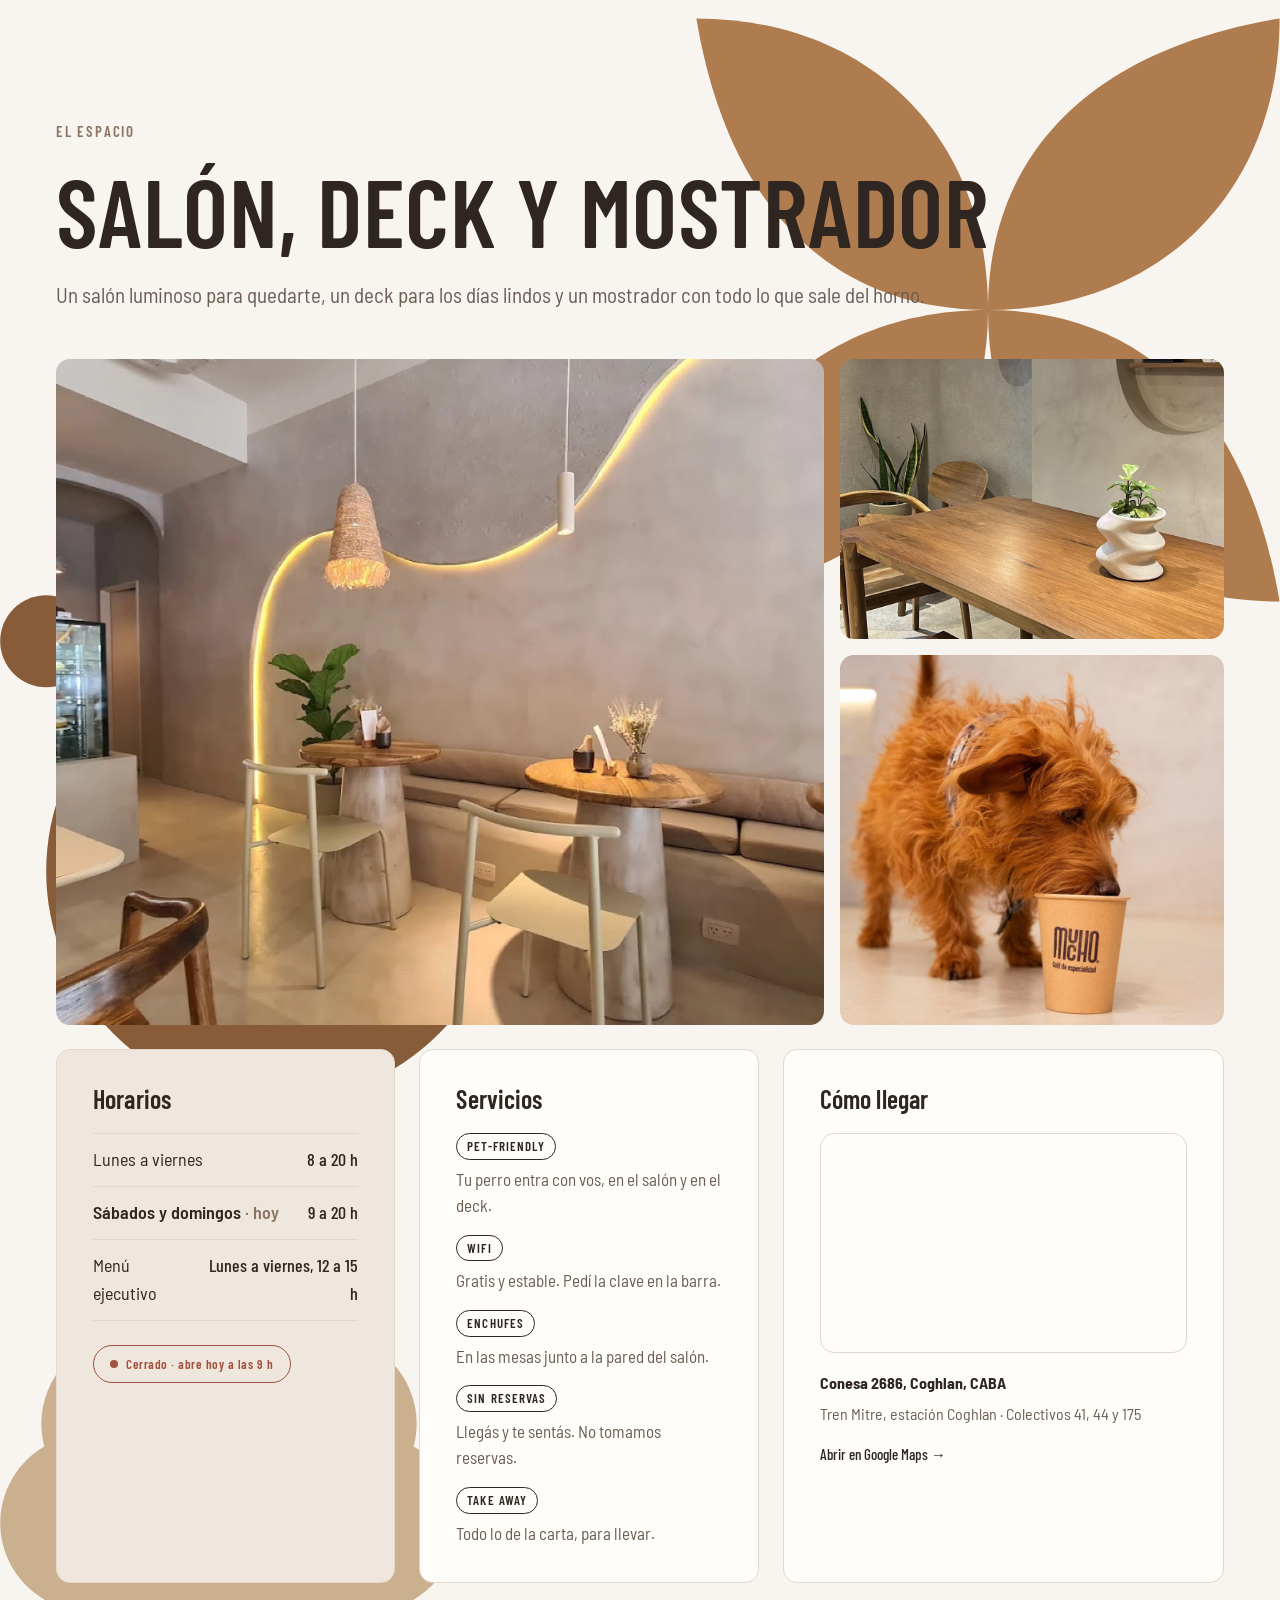
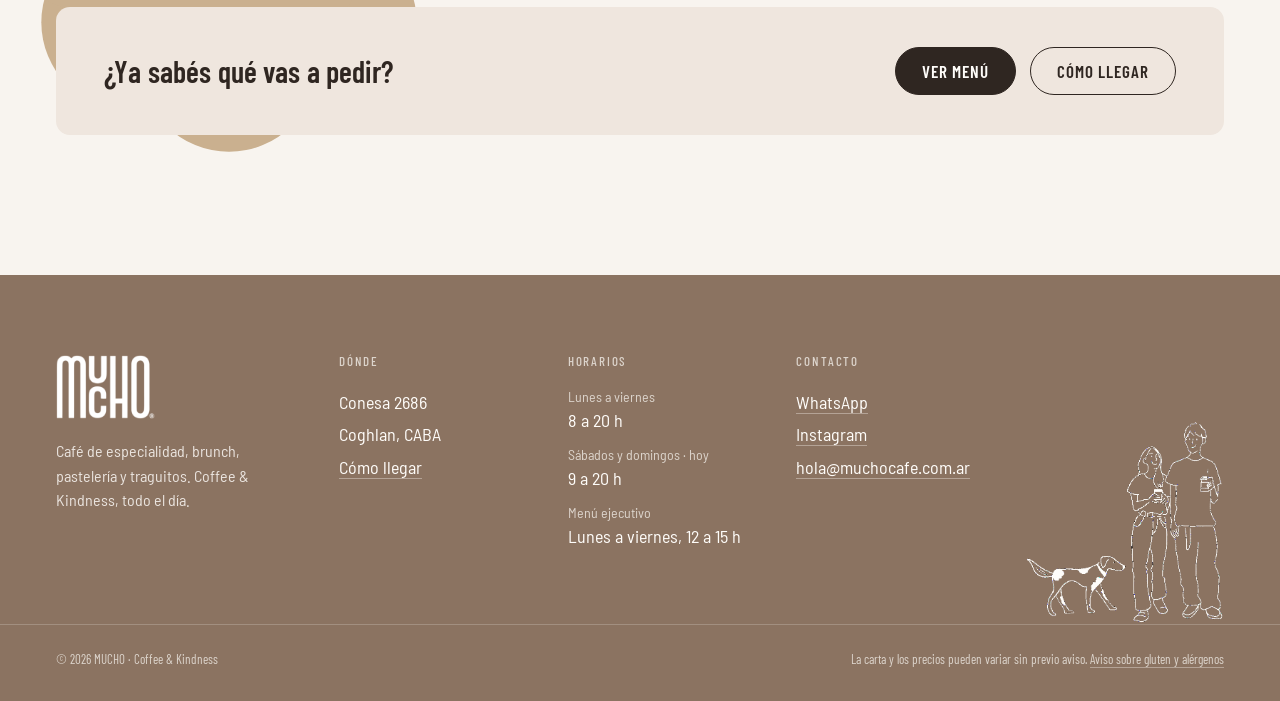
<file: el-lugar.html>
<!doctype html>
<html lang="es-AR">
<head>
  <meta charset="utf-8">
  <meta name="viewport" content="width=device-width, initial-scale=1">
  <title>El lugar · MUCHO</title>
  <meta name="description" content="Un café de barrio en Conesa 2686, Coghlan: nuestro café, el equipo, el salón y el deck. Horarios, cómo llegar y servicios: pet-friendly, wifi, sin reservas y take away.">
  <link rel="icon" type="image/png" href="assets/img/logos/logo-mucho-cafe.png">
  <link rel="preconnect" href="https://fonts.googleapis.com">
  <link rel="preconnect" href="https://fonts.gstatic.com" crossorigin>
  <link href="https://fonts.googleapis.com/css2?family=Barlow+Condensed:wght@400;500;600;700&family=Barlow+Semi+Condensed:ital,wght@0,400;0,500;0,600;1,400&family=Yellowtail&display=swap" rel="stylesheet">
  <link rel="stylesheet" href="css/styles.css?v=20261120m">
</head>
<body class="fondo-scroll" data-fondo="crema">
  <a class="saltar" href="#contenido">Saltar al contenido</a>

  <header class="header">
    <div class="contenedor header__barra">
      <a class="header__logo" href="index.html" aria-label="MUCHO, ir al inicio">
        <img src="assets/img/logos/logo-mucho-cafe.png" alt="MUCHO" width="68" height="44">
      </a>
      <nav class="header__nav" id="nav-principal" aria-label="Principal">
        <ul>
          <li><a href="index.html">Inicio</a></li>
          <li><a class="nav-menu" href="menu.html">Menú</a></li>
          <li><a href="el-lugar.html" aria-current="page">El lugar</a></li>
          <li><a href="tienda.html">Tienda</a></li>
          <li><a href="contacto.html">Contacto</a></li>
        </ul>
      </nav>
      <div class="header__acciones">
        <a class="estado" href="el-lugar.html#horarios" data-estado="largo"><span class="estado__texto">Lunes a viernes 8 a 20 h</span></a>
        <button class="header__toggle" type="button" aria-label="Abrir menú" aria-expanded="false" aria-controls="nav-principal">
          <span></span><span></span><span></span>
        </button>
      </div>
    </div>
  </header>

  <main id="contenido" class="contenedor">
    <section class="nosotros-hero con-fondo" aria-labelledby="lugar-titulo" data-fondo="crema">
      <svg class="fig-fondo" data-completa data-forma="bucle-largo" data-color="cream" style="width:560px; left:calc((100% - 100vw) / 2 - 96px); bottom:48px;"></svg>
      <div class="nosotros-hero__texto">
        <h1 id="lugar-titulo">Resolvemos todo tu día</h1>
        <p>Cualquiera sea el momento, la ocasión o la restricción de tu mesa, hay algo para vos acá.</p>
      </div>
      <video class="nosotros-hero__foto nosotros-hero__video" src="assets/video/mucho-local.mp4" poster="assets/video/mucho-local-poster.jpg" autoplay muted loop playsinline preload="metadata" aria-label="Video: un pedido en MUCHO, de la barra a la vereda"></video>
    </section>

    <svg class="fig-fondo fig-fondo--cita" data-completa data-forma="grano" data-color="cream" data-hueco="#f8f4ef" style="width:760px; right:-320px; top:auto; margin-top:40px;"></svg>
    <p class="cita">Coffee &amp; Kindness: <span class="circulado">atender bien<svg class="circulado__trazo" viewBox="0 0 300 90" preserveAspectRatio="none" aria-hidden="true"><path pathLength="1" d="M30 62 C6 44 40 14 150 11 C246 9 298 22 293 45 C288 70 214 82 136 79 C60 76 10 66 9 46 C8 28 52 16 128 13 C176 11 214 14 240 19"/></svg></span> es tan importante como el café.</p>

    <section class="seccion nuestro-cafe" aria-labelledby="cafe-titulo" data-fondo="arena">
      <div class="nuestro-cafe__texto">
        <p class="eyebrow">Nuestro café</p>
        <h2 id="cafe-titulo">Origen y trazabilidad del grano</h2>
        <p>Trabajamos con cafés de especialidad de origen conocido y rotamos orígenes según la temporada. En la barra te contamos qué tenemos hoy y cómo lo preparamos.</p>
      </div>
      <ul class="metodos">
        <li class="metodo">
          <img class="foto metodo__foto" src="assets/img/carta/filtrado-v60.jpg" alt="Café filtrándose en un dripper sobre una jarra de vidrio" loading="lazy">
          <div>
            <h3>V60</h3>
            <p>Filtrado para una o dos tazas. Resalta la acidez y las notas frutales del grano.</p>
          </div>
        </li>
        <li class="metodo">
          <img class="foto metodo__foto" src="assets/img/lugar/chemex.jpg?v=7" alt="Cafetera Chemex con café filtrado y su collar de madera, sobre una mesa con luz de ventana" loading="lazy" style="object-position: center 62%;">
          <div>
            <h3>Chemex</h3>
            <p>Filtro más grueso, taza limpia y liviana. Ideal para compartir en la mesa.</p>
          </div>
        </li>
        <li class="metodo">
          <img class="foto metodo__foto" src="assets/img/lugar/espresso-metodo.jpg?v=7" alt="Espresso en taza de vidrio con plato, sobre fondo beige" loading="lazy" style="object-position: center 52%;">
          <div>
            <h3>Espresso</h3>
            <p>La base de toda la cafetería con leche: cortado, flat white, capuchino.</p>
          </div>
        </li>
      </ul>
    </section>



    <header class="pagina-titulo pagina-titulo--seccion con-fondo" id="espacio" data-fondo="cafe">
      <svg class="fig-fondo" data-completa data-forma="aspas" data-color="honey" data-hueco="#8b7361" style="width:540px; right:calc((100% - 100vw) / 2 - 84px); top:-80px;"></svg>
      <svg class="fig-fondo" data-completa data-forma="circulo" data-color="chestnut" style="width:460px; left:calc((100% - 100vw) / 2 - 120px); top:420px;"></svg>
      <p class="eyebrow">El espacio</p>
      <h2>Salón, deck y mostrador</h2>
      <p class="bajada">Un salón luminoso para quedarte, un deck para los días lindos y un mostrador con todo lo que sale del horno.</p>
    </header>

    <section class="galeria" aria-label="Fotos del lugar">
      <figure><img class="foto" src="assets/img/lugar/salon.jpg" alt="El salón de MUCHO: banqueta corrida junto a una pared curva con luz cálida, mesas de madera y la heladera de pastelería al fondo"></figure>
      <figure><img class="foto" src="assets/img/lugar/deck.jpg" alt="Mesa larga de madera con una planta, lámparas de cerámica y estantes con bolsas de café" style="object-position: center 76%;"></figure>
      <figure><img class="foto" src="assets/img/lugar/pet-friendly-perro.jpg" alt="Un perro toma de un vaso de MUCHO en el local" style="object-position: center 72%;"></figure>
    </section>

    <div class="lugar-info con-fondo" data-fondo="crema">
        <svg class="fig-fondo" data-completa data-forma="flor" data-color="sand" data-hueco="#f8f4ef" style="width:520px; left:calc((100% - 100vw) / 2 - 100px); bottom:-200px;"></svg>
      <section class="panel panel--arena" id="horarios" aria-labelledby="horarios-titulo">
        <h2 id="horarios-titulo">Horarios</h2>
        <ul class="lista-horarios" data-horarios></ul>
        <p class="estado" data-estado="largo"><span class="estado__texto"></span></p>
      </section>

      <section class="panel" id="servicios" aria-labelledby="servicios-titulo">
        <h2 id="servicios-titulo">Servicios</h2>
        <ul class="lista-servicios" data-servicios="detalle"></ul>
      </section>

      <section class="panel como-llegar" id="como-llegar" aria-labelledby="llegar-titulo">
        <h2 id="llegar-titulo">Cómo llegar</h2>
        <div class="como-llegar__mapa">
          <iframe class="mapa" style="min-height: 0;" title="Mapa: MUCHO en Conesa 2686, Coghlan" src="https://www.google.com/maps?q=Conesa+2686,+Coghlan,+CABA&output=embed" loading="lazy" referrerpolicy="no-referrer-when-downgrade"></iframe>
        </div>
        <p><strong>Conesa 2686, Coghlan, CABA</strong></p>
        <p>Tren Mitre, estación Coghlan · Colectivos 41, 44 y 175</p>
        <a class="enlace-flecha" href="https://www.google.com/maps/search/?api=1&amp;query=Conesa+2686+Coghlan+CABA" target="_blank" rel="noopener">Abrir en Google Maps →</a>
      </section>
    </div>

    <section class="cierre-cta" aria-label="Siguiente paso">
      <h2>¿Ya sabés qué vas a pedir?</h2>
      <div>
        <a class="btn btn--primario" href="menu.html">Ver menú</a>
        <a class="btn" href="https://www.google.com/maps/dir/?api=1&amp;destination=Conesa+2686+Coghlan+CABA" target="_blank" rel="noopener">Cómo llegar</a>
      </div>
    </section>
  </main>

  <footer class="footer">
    <div class="contenedor footer__grilla">
      <div class="footer__marca">
        <img src="assets/img/logos/logo-mucho.png" alt="MUCHO" width="99" height="64">
        <p>Café de especialidad, brunch, pastelería y traguitos. Coffee &amp; Kindness, todo el día.</p>
      </div>
      <div class="footer__donde">
        <h2>Dónde</h2>
        <address>
          <span>Conesa 2686</span><br>
          <span>Coghlan, CABA</span><br>
          <a href="el-lugar.html#como-llegar">Cómo llegar</a>
        </address>
      </div>
      <div class="footer__horas">
        <h2>Horarios</h2>
        <ul class="footer__horarios" data-horarios>
          <li><span>Lunes a viernes</span><span>8 a 20 h</span></li>
          <li><span>Sábados y domingos</span><span>9 a 20 h</span></li>
        </ul>
      </div>
      <div class="footer__contacto">
        <h2>Contacto</h2>
        <ul>
          <li><a href="#" data-whatsapp>WhatsApp</a></li>
          <li><a href="https://www.instagram.com/mucho.arg/" target="_blank" rel="noopener">Instagram</a></li>
          <li><a href="mailto:hola@muchocafe.com.ar">hola@muchocafe.com.ar</a></li>
        </ul>
      </div>
      <div class="footer__dibujo footer-escena" style="position: relative;" aria-hidden="true">
        <img src="assets/img/decoracion/footer-humanos.png" alt="" width="557" height="571" loading="lazy" style="display: block; width: 100%; height: auto;">
        <div class="footer-escena__perro" style="position: absolute; inset: 0;">
          <div class="footer-escena__paso">
            <img class="footer-escena__pata footer-escena__pata--trasera-lejos" src="assets/img/decoracion/footer-perro-pata-trasera-lejos.png" alt="" width="557" height="571" loading="lazy" style="position: absolute; top: 0; left: 0; width: 100%; height: auto;">
            <img class="footer-escena__pata footer-escena__pata--delantera-lejos" src="assets/img/decoracion/footer-perro-pata-delantera-lejos.png" alt="" width="557" height="571" loading="lazy" style="position: absolute; top: 0; left: 0; width: 100%; height: auto;">
            <img src="assets/img/decoracion/footer-perro.png" alt="" width="557" height="571" loading="lazy" style="display: block; width: 100%; height: auto;">
            <img class="footer-escena__pata footer-escena__pata--trasera-cerca" src="assets/img/decoracion/footer-perro-pata-trasera-cerca.png" alt="" width="557" height="571" loading="lazy" style="position: absolute; top: 0; left: 0; width: 100%; height: auto;">
            <img class="footer-escena__pata footer-escena__pata--delantera-cerca" src="assets/img/decoracion/footer-perro-pata-delantera-cerca.png" alt="" width="557" height="571" loading="lazy" style="position: absolute; top: 0; left: 0; width: 100%; height: auto;">
            <img class="footer-escena__cola" src="assets/img/decoracion/footer-perro-cola.png" alt="" width="557" height="571" loading="lazy" style="position: absolute; top: 0; left: 0; width: 100%; height: auto;">
          </div>
        </div>
      </div>
    </div>
    <div class="contenedor footer__legal">
      <p>© <span data-anio>2026</span> MUCHO · Coffee &amp; Kindness</p>
      <p>La carta y los precios pueden variar sin previo aviso. <a href="menu.html#avisos">Aviso sobre gluten y alérgenos</a></p>
    </div>
  </footer>

  <a class="wa-flotante" href="#" data-whatsapp aria-label="Escribinos por WhatsApp">
    <svg viewBox="0 0 24 24" aria-hidden="true"><path fill="currentColor" d="M12 2a10 10 0 0 0-8.6 15.1L2 22l5-1.3A10 10 0 1 0 12 2Zm0 18.2a8.2 8.2 0 0 1-4.2-1.2l-.3-.2-3 .8.8-2.9-.2-.3A8.2 8.2 0 1 1 12 20.2Zm4.5-6.1c-.2-.1-1.5-.7-1.7-.8-.2-.1-.4-.1-.6.1l-.8 1c-.1.2-.3.2-.5.1a6.7 6.7 0 0 1-3.3-2.9c-.3-.4.3-.4.7-1.3.1-.2 0-.3 0-.4l-.8-1.8c-.2-.5-.4-.4-.6-.4h-.5a1 1 0 0 0-.7.3 3 3 0 0 0-.9 2.2 5.2 5.2 0 0 0 1.1 2.7 11.8 11.8 0 0 0 4.5 4c1.7.7 2.3.8 3.2.6.5-.1 1.5-.6 1.7-1.2.2-.6.2-1.1.2-1.2-.1-.1-.3-.2-.5-.3Z"/></svg>
    WhatsApp
  </a>

  <script src="js/data.js?v=20261120m"></script>
  <script src="js/main.js?v=20261120m"></script>
  <script src="js/pedido.js?v=20261120m"></script>

</body>
</html>
</file>
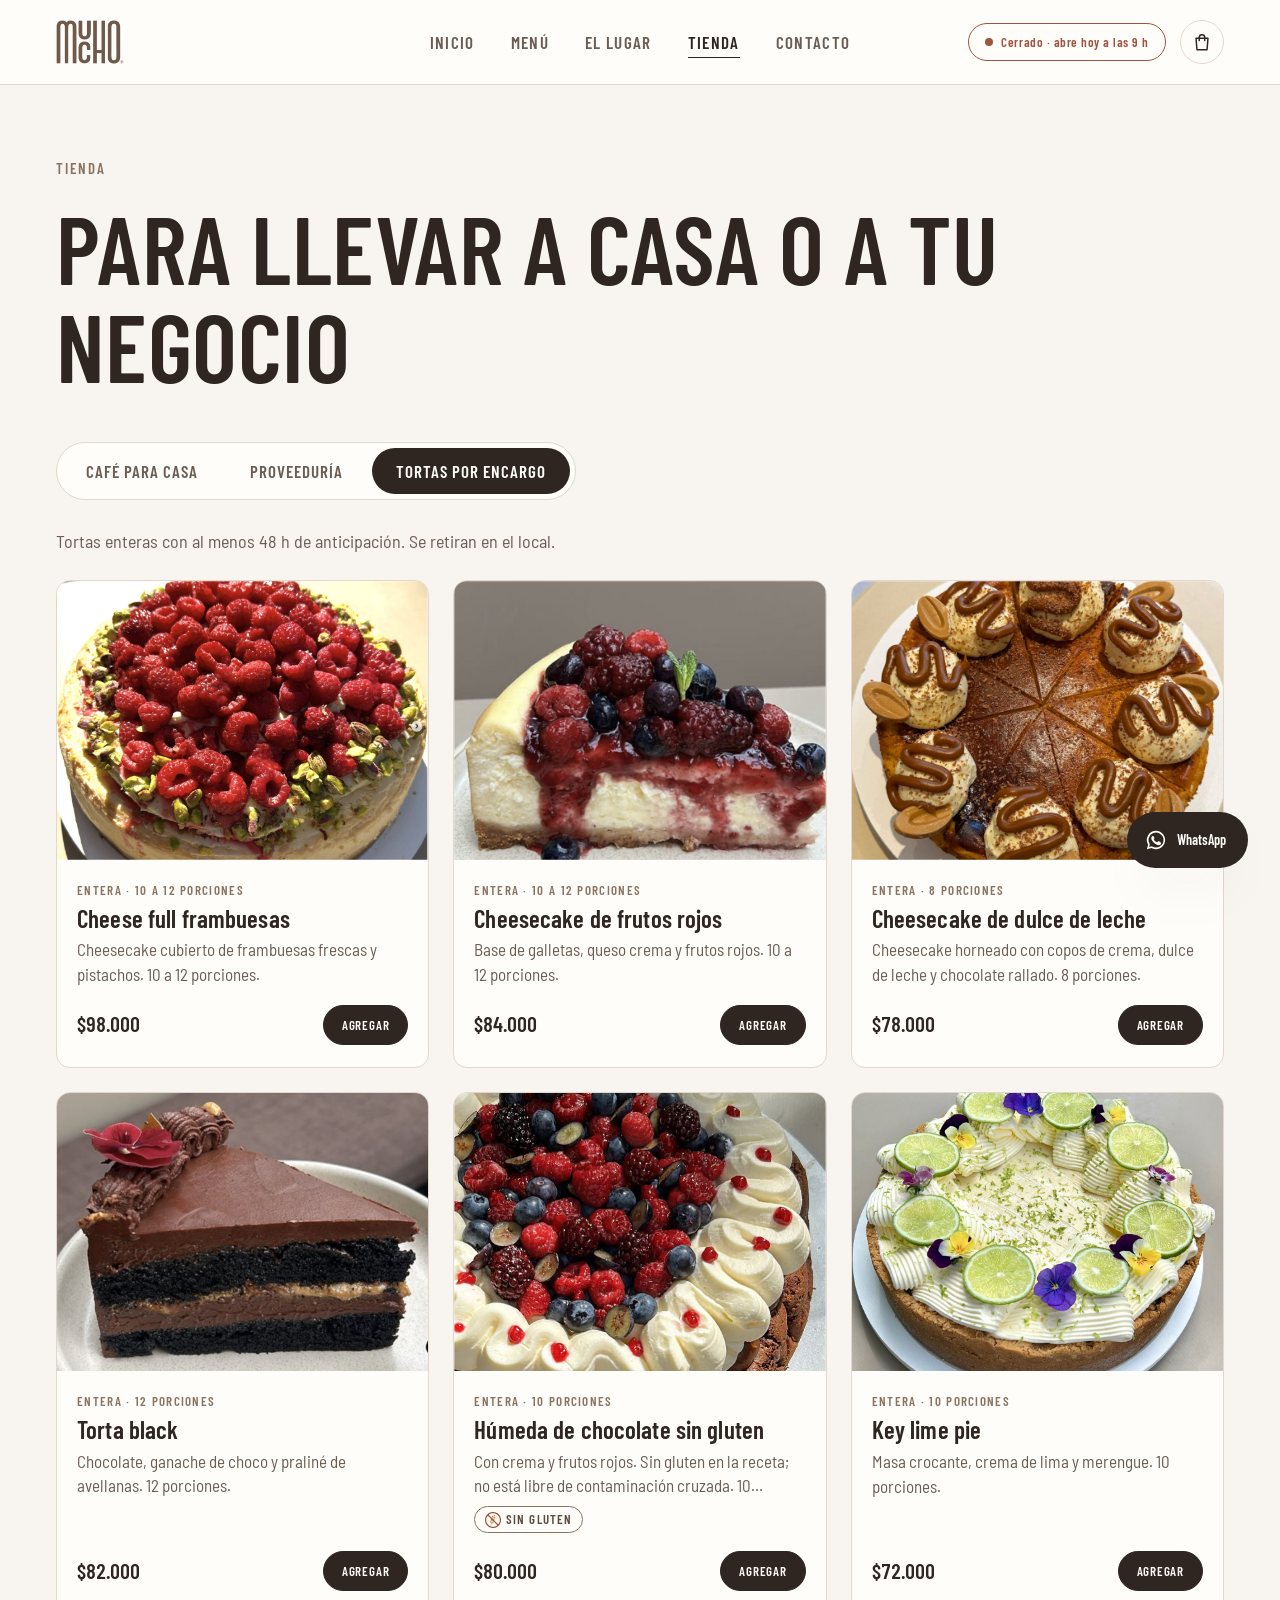
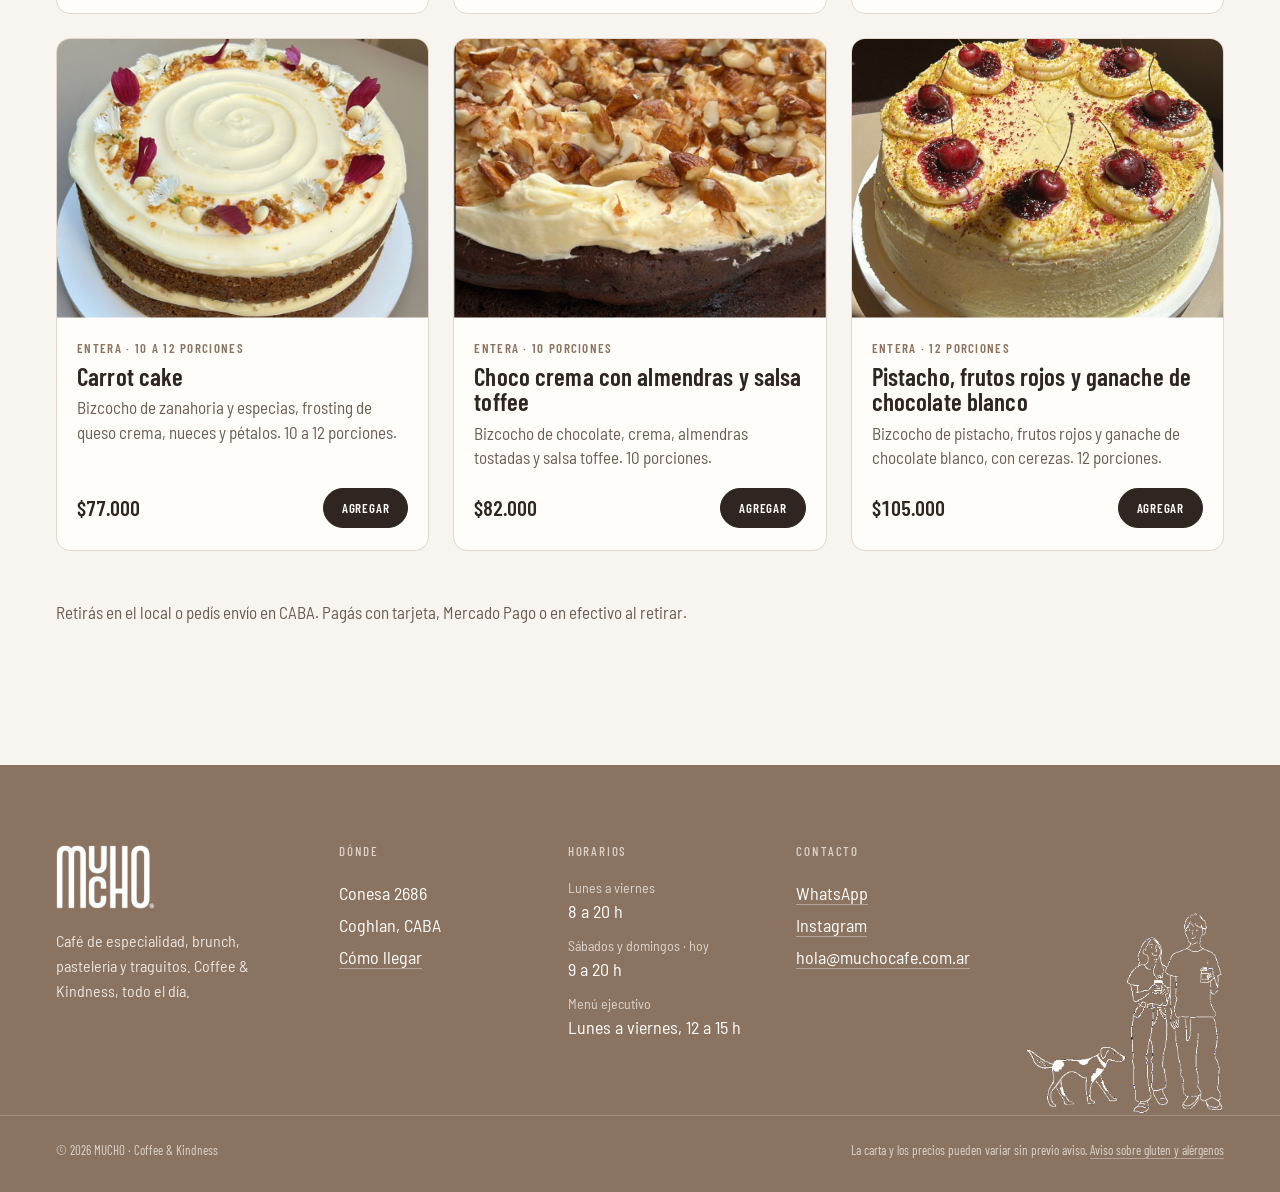
<file: encargos.html>
<!doctype html>
<html lang="es-AR">
<head>
  <meta charset="utf-8">
  <meta name="viewport" content="width=device-width, initial-scale=1">
  <title>Tortas por encargo · MUCHO</title>
  <meta name="robots" content="noindex">
  <!-- La sección Encargos ahora está dentro de la Tienda: este archivo solo redirige los enlaces viejos -->
  <meta http-equiv="refresh" content="0; url=tienda.html?seccion=tortas">
  <link rel="canonical" href="tienda.html?seccion=tortas">
  <script>location.replace('tienda.html?seccion=tortas');</script>
</head>
<body>
  <p>Las tortas por encargo ahora están en la <a href="tienda.html?seccion=tortas">Tienda</a>.</p>
</body>
</html>
</file>
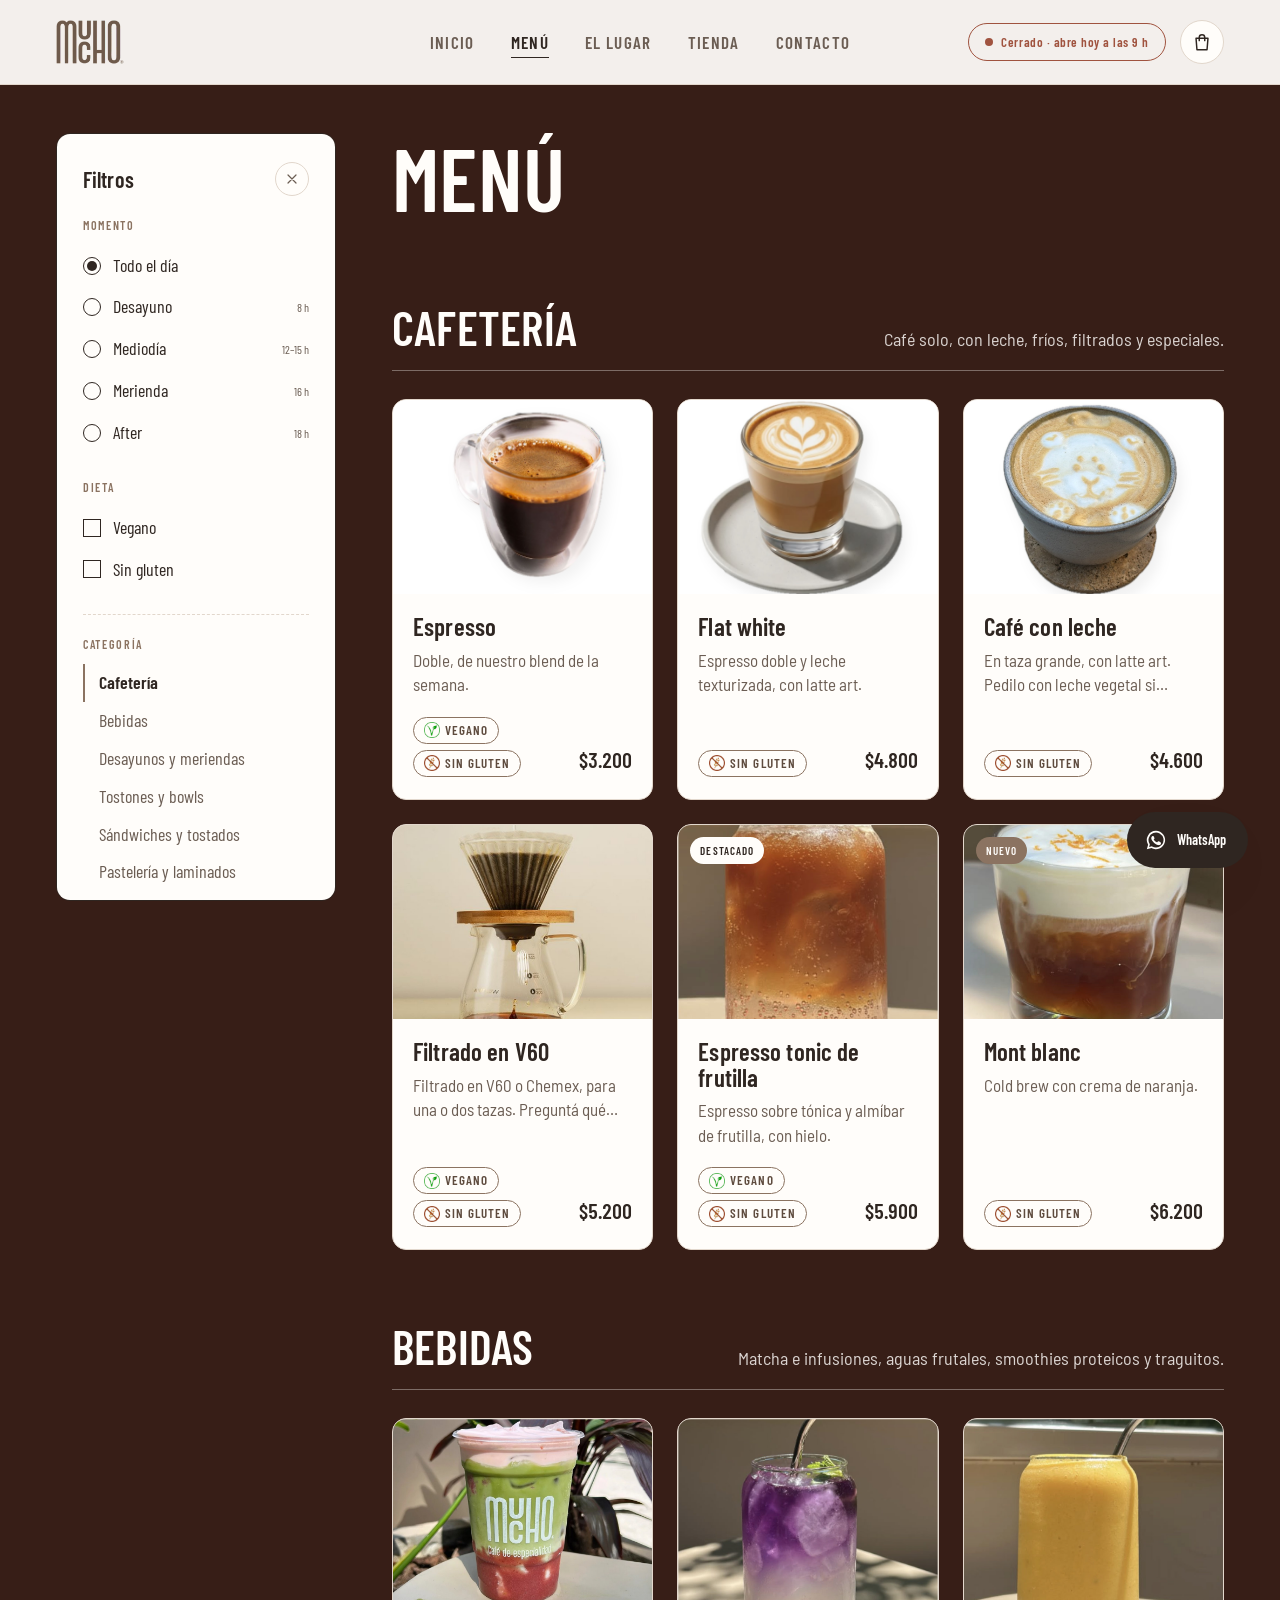
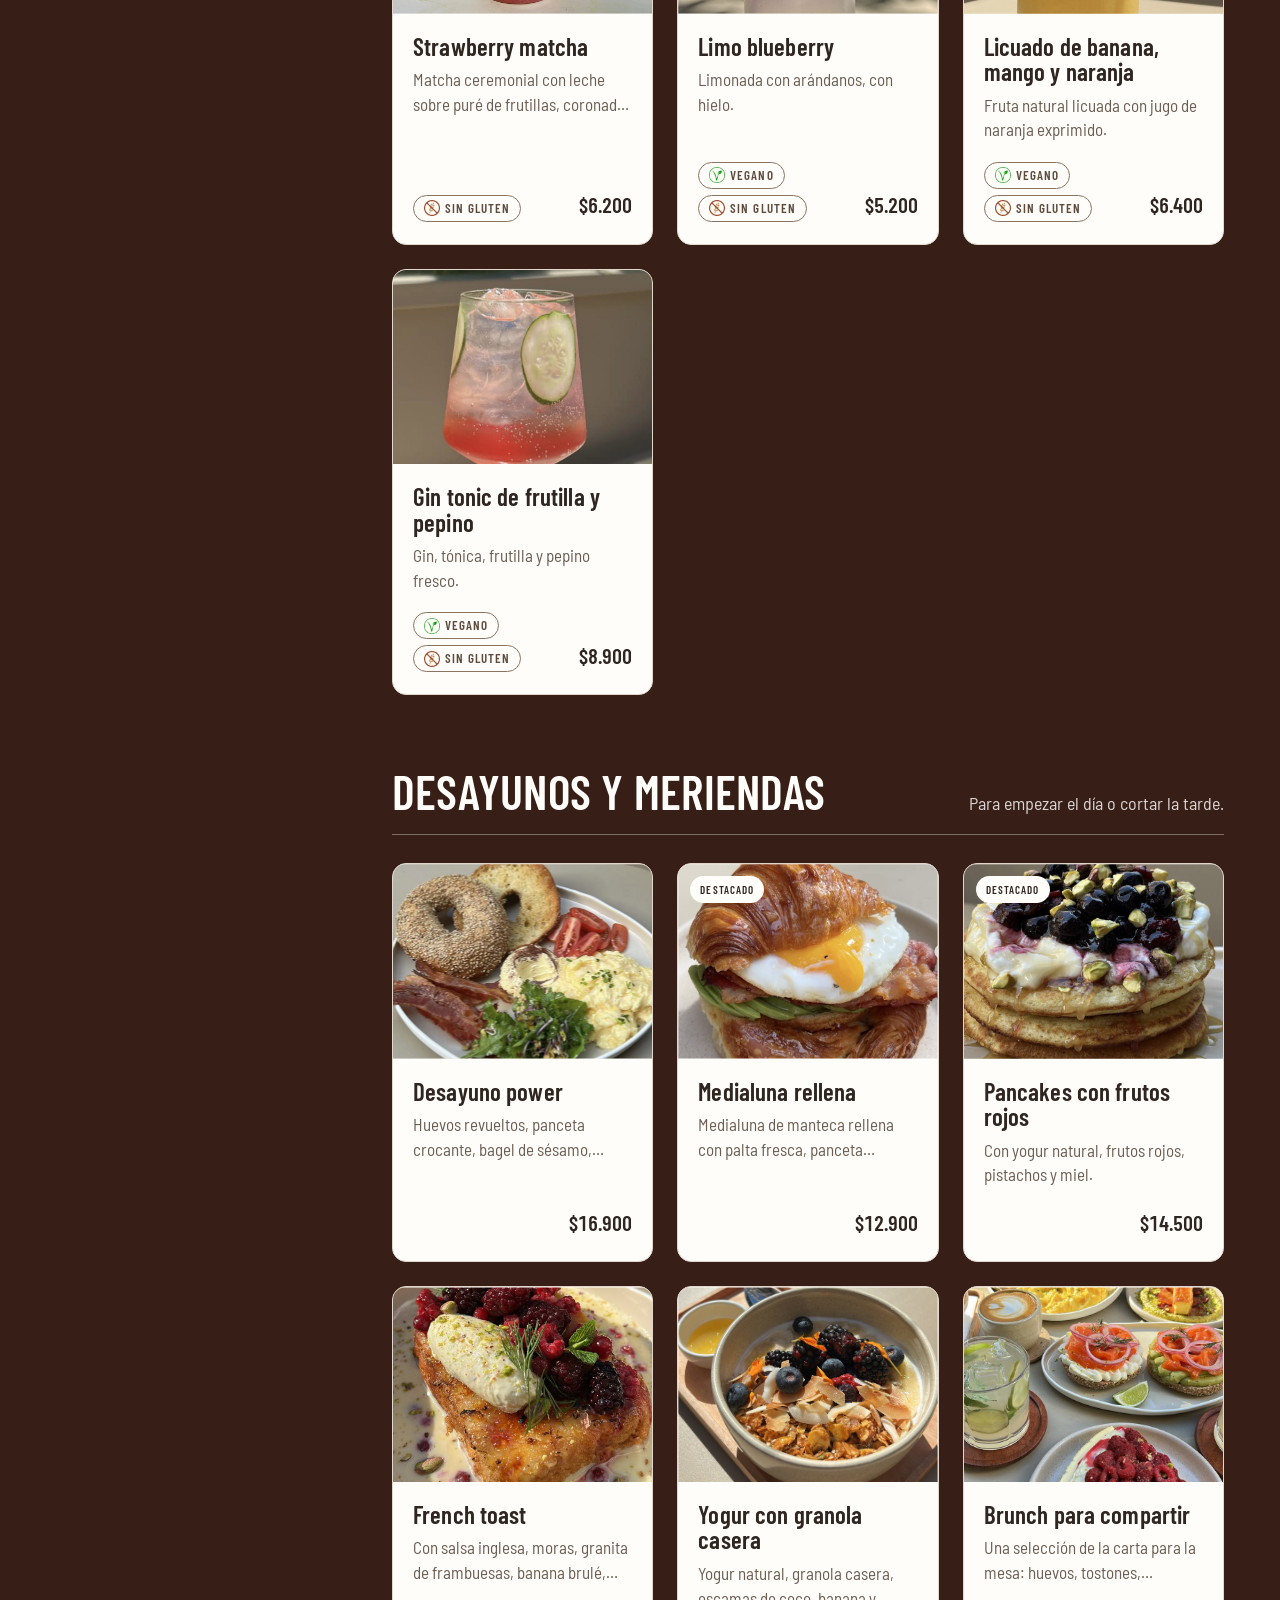
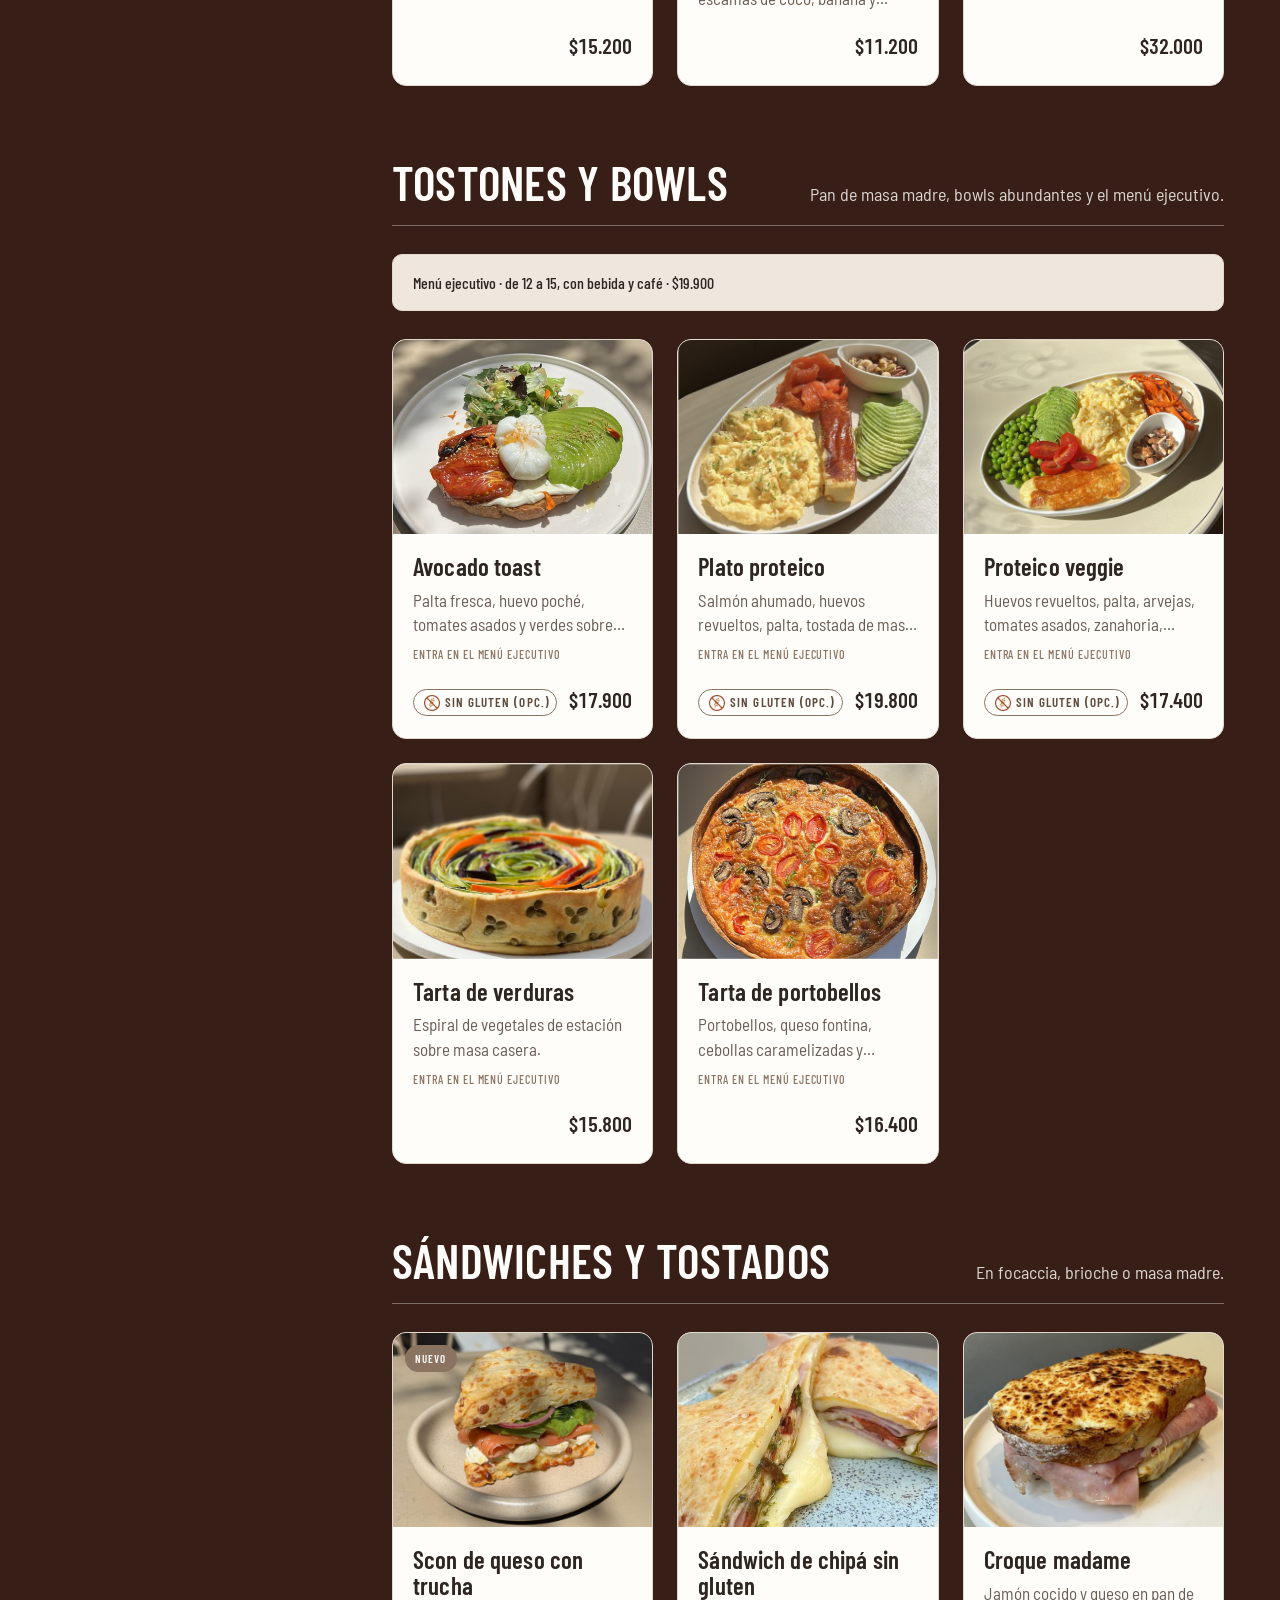
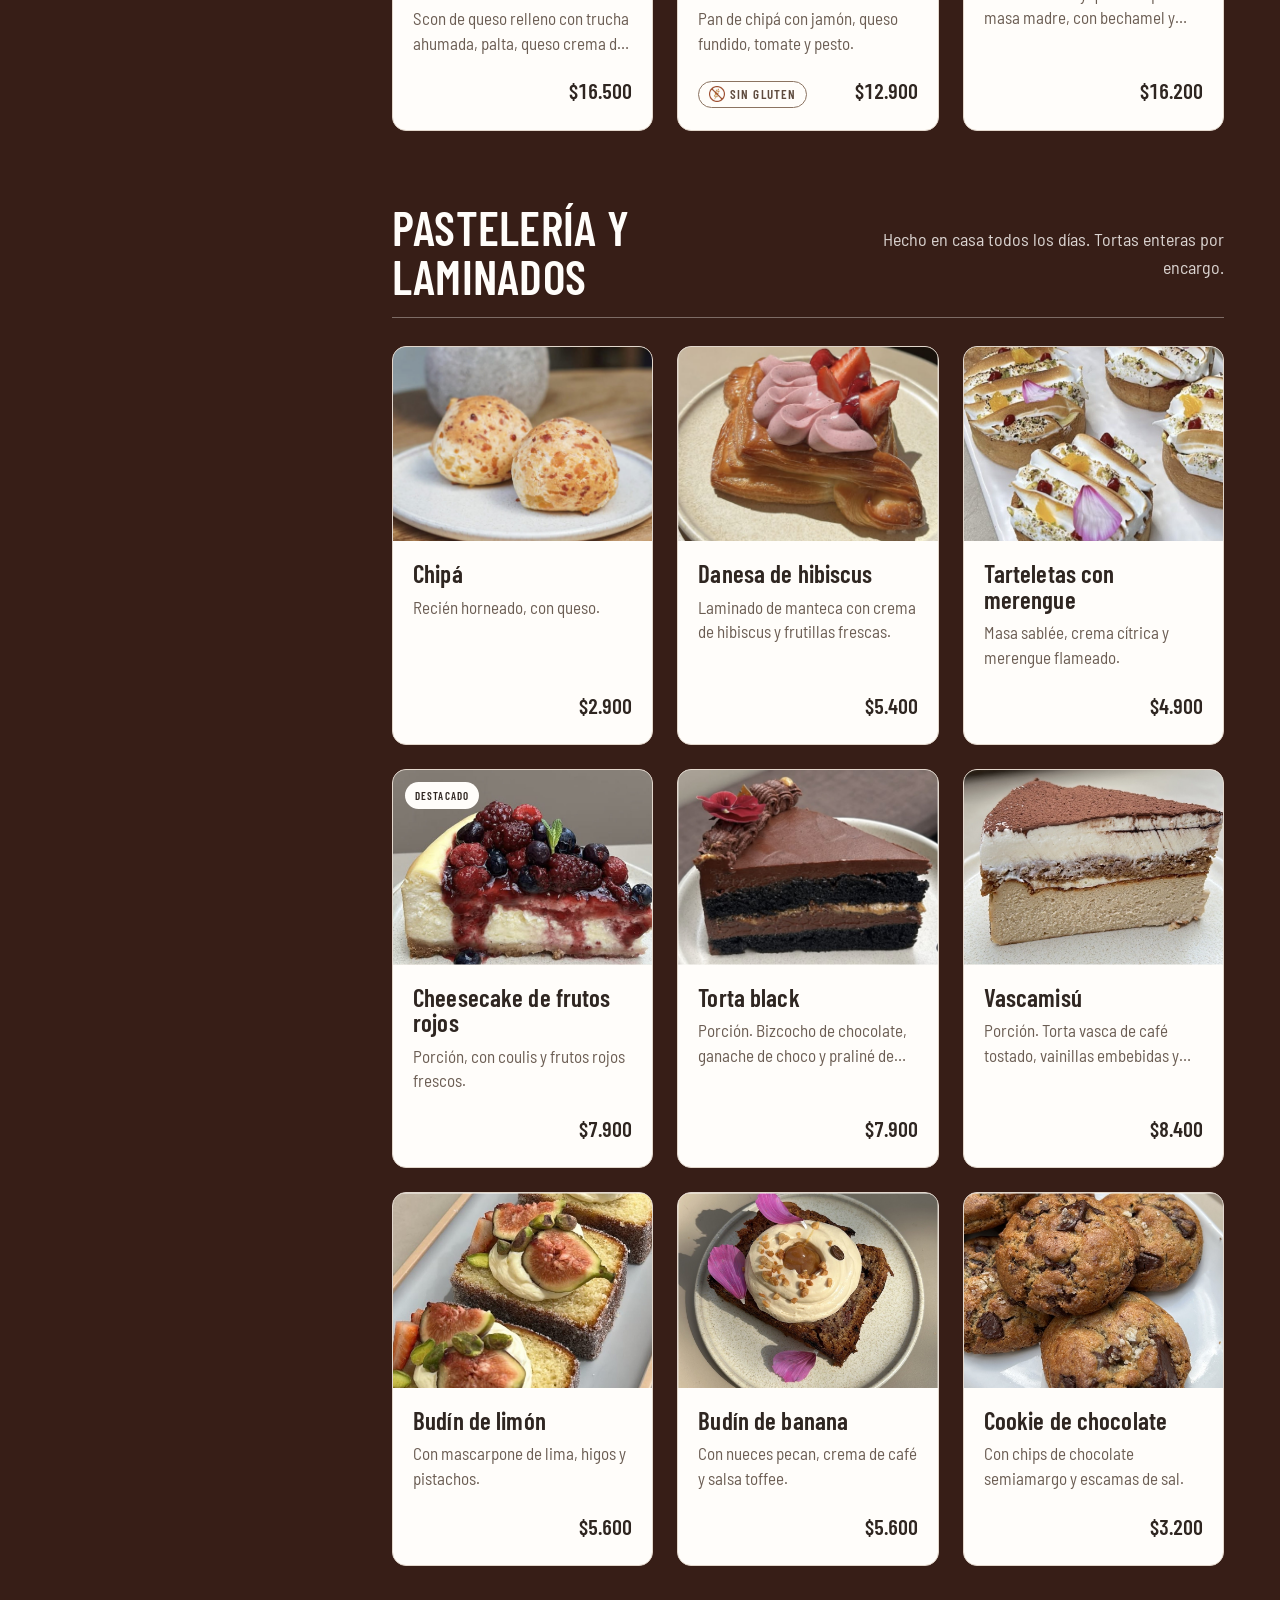
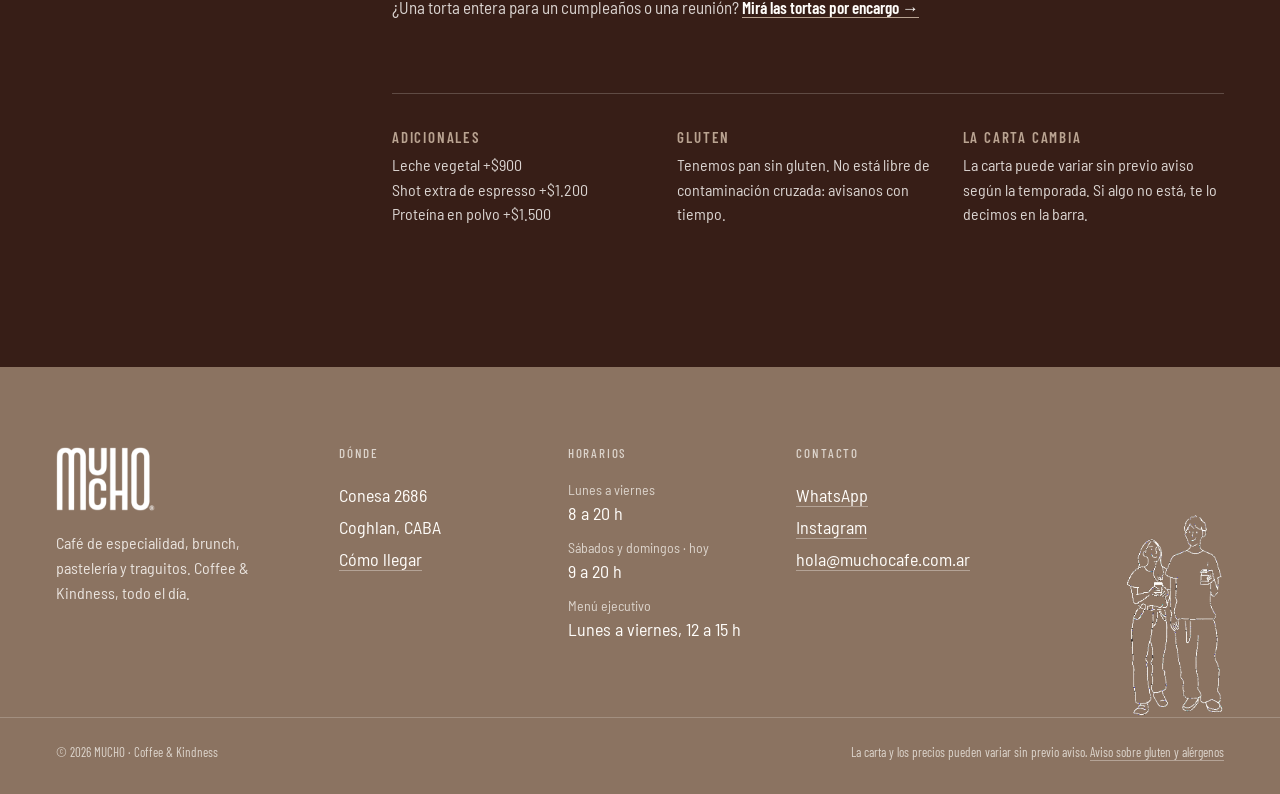
<file: menu.html>
<!doctype html>
<html lang="es-AR">
<head>
  <meta charset="utf-8">
  <meta name="viewport" content="width=device-width, initial-scale=1">
  <title>Menú · MUCHO</title>
  <meta name="description" content="Carta completa de MUCHO con fotos, precios y filtros por momento del día y dieta (vegano, sin gluten).">
  <link rel="icon" type="image/png" href="assets/img/logos/logo-mucho-cafe.png">
  <link rel="preconnect" href="https://fonts.googleapis.com">
  <link rel="preconnect" href="https://fonts.gstatic.com" crossorigin>
  <link href="https://fonts.googleapis.com/css2?family=Barlow+Condensed:wght@400;500;600;700&family=Barlow+Semi+Condensed:ital,wght@0,400;0,500;0,600;1,400&family=Yellowtail&display=swap" rel="stylesheet">
  <link rel="stylesheet" href="css/styles.css?v=20261120m">
</head>
<body class="pagina-menu">
  <a class="saltar" href="#contenido">Saltar al contenido</a>

  <header class="header">
    <div class="contenedor header__barra">
      <a class="header__logo" href="index.html" aria-label="MUCHO, ir al inicio">
        <img src="assets/img/logos/logo-mucho-cafe.png" alt="MUCHO" width="68" height="44">
      </a>
      <nav class="header__nav" id="nav-principal" aria-label="Principal">
        <ul>
          <li><a href="index.html">Inicio</a></li>
          <li><a class="nav-menu" href="menu.html" aria-current="page">Menú</a></li>
          <li><a href="el-lugar.html">El lugar</a></li>
          <li><a href="tienda.html">Tienda</a></li>
          <li><a href="contacto.html">Contacto</a></li>
        </ul>
      </nav>
      <div class="header__acciones">
        <a class="estado" href="el-lugar.html#horarios" data-estado="largo"><span class="estado__texto">Lunes a viernes 8 a 20 h</span></a>
        
        <button class="header__toggle" type="button" aria-label="Abrir menú" aria-expanded="false" aria-controls="nav-principal">
          <span></span><span></span><span></span>
        </button>
      </div>
    </div>
  </header>

  <main id="contenido" class="contenedor">
    <div class="menu-layout" style="padding-top: 48px;">
      <!-- Filtros: columna izquierda fija -->
      <aside class="menu-filtros" id="menu-filtros" aria-label="Filtros de la carta">
        <form class="filtros" id="filtros">
          <div class="filtros__cabecera">
            <h2>Filtros</h2>
            <button class="filtros__limpiar" type="reset" aria-label="Limpiar filtros" title="Limpiar filtros">
              <svg viewBox="0 0 24 24" aria-hidden="true"><path d="M6 6l12 12M18 6L6 18" fill="none" stroke="currentColor" stroke-width="1.8" stroke-linecap="round"/></svg>
              <span class="filtros__limpiar-texto">Limpiar</span>
            </button>
            <button class="filtros__cerrar" type="button" data-cerrar-filtros aria-label="Cerrar filtros">×</button>
          </div>
          <fieldset>
            <legend>Momento</legend>
            <label class="opcion"><input type="radio" name="momento" value="todo" checked> Todo el día</label>
            <label class="opcion"><input type="radio" name="momento" value="desayuno"> Desayuno <small>8 h</small></label>
            <label class="opcion"><input type="radio" name="momento" value="mediodia"> Mediodía <small>12–15 h</small></label>
            <label class="opcion"><input type="radio" name="momento" value="merienda"> Merienda <small>16 h</small></label>
            <label class="opcion"><input type="radio" name="momento" value="after"> After <small>18 h</small></label>
          </fieldset>
          <fieldset>
            <legend>Dieta</legend>
            <label class="opcion"><input type="checkbox" name="dieta" value="vegano"> Vegano</label>
            <label class="opcion"><input type="checkbox" name="dieta" value="sin-gluten"> Sin gluten</label>
          </fieldset>
          <nav class="filtros__anclas" aria-label="Categorías">
            <p class="filtros__subtitulo">Categoría</p>
            <ul>
              <li><a href="#cafeteria">Cafetería</a></li>
              <li><a href="#bebidas">Bebidas</a></li>
              <li><a href="#desayunos">Desayunos y meriendas</a></li>
              <li><a href="#tostones">Tostones y bowls</a></li>
              <li><a href="#sandwiches">Sándwiches y tostados</a></li>
              <li><a href="#pasteleria">Pastelería y laminados</a></li>
            </ul>
          </nav>
          <div class="filtros__pie">
            <a class="btn btn--chico" id="ver-pdf" href="https://drive.google.com/file/d/1MUdV3CBfI6Q6QCllHXOZJtuH7UE6TNkj/view" target="_blank" rel="noopener">Ver en PDF</a>
          </div>
          <div class="filtros__aplicar">
            <button class="btn btn--primario btn--ancho" type="button" data-cerrar-filtros data-filtros-resultado>Ver resultados</button>
          </div>
        </form>
      </aside>

      <!-- Carta -->
      <div class="carta">
        <header class="carta__cabecera">
          <h1>Menú</h1>
          <button class="filtros-boton" type="button" aria-controls="menu-filtros" aria-expanded="false" aria-label="Filtros">
            <svg viewBox="0 0 24 24" aria-hidden="true" fill="none" stroke="currentColor" stroke-width="1.7" stroke-linecap="round"><path d="M4 7h10M18 7h2M4 17h4M12 17h8"/><circle cx="16" cy="7" r="2.2"/><circle cx="10" cy="17" r="2.2"/></svg>
            <span class="filtros-boton__cuenta" aria-hidden="true" hidden></span>
          </button>
        </header>

        <div class="carta__avisos">
          <p class="aviso aviso--gluten" id="aviso-gluten-filtro" hidden><strong>Sobre el gluten:</strong> tenemos pan sin gluten. No está libre de contaminación cruzada: avisanos con tiempo.<br>Los platos marcados “(opc.)” se preparan sin gluten a pedido.</p>
        </div>

        <div id="carta-secciones"></div>

        <div class="carta-vacia" id="carta-vacia" hidden>
          <h2>No hay platos con esa combinación</h2>
          <p>Probá con otro momento del día o sacá algún filtro de dieta.</p>
          <button class="btn" type="reset" form="filtros">Limpiar filtros</button>
        </div>

        <!-- Contenido transversal de la carta -->
        <section class="transversal" id="avisos" aria-label="Avisos de la carta">
          <div>
            <h3>Adicionales</h3>
            <ul>
              <li>Leche vegetal +$900</li>
              <li>Shot extra de espresso +$1.200</li>
              <li>Proteína en polvo +$1.500</li>
            </ul>
          </div>
          <div>
            <h3>Gluten</h3>
            <p>Tenemos pan sin gluten. No está libre de contaminación cruzada: avisanos con tiempo.</p>
          </div>
          <div>
            <h3>La carta cambia</h3>
            <p>La carta puede variar sin previo aviso según la temporada. Si algo no está, te lo decimos en la barra.</p>
          </div>
        </section>
      </div>
    </div>

    <!-- Mobile: fondo oscuro detrás del modal de filtros -->
    <div class="menu-filtros__fondo" data-cerrar-filtros hidden></div>

    <!-- Ficha de plato -->
    <dialog class="ficha" id="ficha" aria-labelledby="ficha-titulo">
      <button class="ficha__cerrar" type="button" data-cerrar aria-label="Cerrar ficha">×</button>
      <div class="ficha__cuerpo" id="ficha-cuerpo"></div>
    </dialog>

    <!-- Versión imprimible (PDF) -->
    <section class="solo-impresion" id="menu-impreso" aria-hidden="true"></section>
  </main>

  <footer class="footer">
    <div class="contenedor footer__grilla">
      <div class="footer__marca">
        <img src="assets/img/logos/logo-mucho.png" alt="MUCHO" width="99" height="64">
        <p>Café de especialidad, brunch, pastelería y traguitos. Coffee &amp; Kindness, todo el día.</p>
      </div>
      <div class="footer__donde">
        <h2>Dónde</h2>
        <address>
          <span>Conesa 2686</span><br>
          <span>Coghlan, CABA</span><br>
          <a href="el-lugar.html#como-llegar">Cómo llegar</a>
        </address>
      </div>
      <div class="footer__horas">
        <h2>Horarios</h2>
        <ul class="footer__horarios" data-horarios>
          <li><span>Lunes a viernes</span><span>8 a 20 h</span></li>
          <li><span>Sábados y domingos</span><span>9 a 20 h</span></li>
        </ul>
      </div>
      <div class="footer__contacto">
        <h2>Contacto</h2>
        <ul>
          <li><a href="#" data-whatsapp>WhatsApp</a></li>
          <li><a href="https://www.instagram.com/mucho.arg/" target="_blank" rel="noopener">Instagram</a></li>
          <li><a href="mailto:hola@muchocafe.com.ar">hola@muchocafe.com.ar</a></li>
        </ul>
      </div>
      <div class="footer__dibujo footer-escena" style="position: relative;" aria-hidden="true">
        <img src="assets/img/decoracion/footer-humanos.png" alt="" width="557" height="571" loading="lazy" style="display: block; width: 100%; height: auto;">
        <div class="footer-escena__perro" style="position: absolute; inset: 0;">
          <div class="footer-escena__paso">
            <img class="footer-escena__pata footer-escena__pata--trasera-lejos" src="assets/img/decoracion/footer-perro-pata-trasera-lejos.png" alt="" width="557" height="571" loading="lazy" style="position: absolute; top: 0; left: 0; width: 100%; height: auto;">
            <img class="footer-escena__pata footer-escena__pata--delantera-lejos" src="assets/img/decoracion/footer-perro-pata-delantera-lejos.png" alt="" width="557" height="571" loading="lazy" style="position: absolute; top: 0; left: 0; width: 100%; height: auto;">
            <img src="assets/img/decoracion/footer-perro.png" alt="" width="557" height="571" loading="lazy" style="display: block; width: 100%; height: auto;">
            <img class="footer-escena__pata footer-escena__pata--trasera-cerca" src="assets/img/decoracion/footer-perro-pata-trasera-cerca.png" alt="" width="557" height="571" loading="lazy" style="position: absolute; top: 0; left: 0; width: 100%; height: auto;">
            <img class="footer-escena__pata footer-escena__pata--delantera-cerca" src="assets/img/decoracion/footer-perro-pata-delantera-cerca.png" alt="" width="557" height="571" loading="lazy" style="position: absolute; top: 0; left: 0; width: 100%; height: auto;">
            <img class="footer-escena__cola" src="assets/img/decoracion/footer-perro-cola.png" alt="" width="557" height="571" loading="lazy" style="position: absolute; top: 0; left: 0; width: 100%; height: auto;">
          </div>
        </div>
      </div>
    </div>
    <div class="contenedor footer__legal">
      <p>© <span data-anio>2026</span> MUCHO · Coffee &amp; Kindness</p>
      <p>La carta y los precios pueden variar sin previo aviso. <a href="menu.html#avisos">Aviso sobre gluten y alérgenos</a></p>
    </div>
  </footer>

  <a class="wa-flotante" href="#" data-whatsapp aria-label="Escribinos por WhatsApp">
    <svg viewBox="0 0 24 24" aria-hidden="true"><path fill="currentColor" d="M12 2a10 10 0 0 0-8.6 15.1L2 22l5-1.3A10 10 0 1 0 12 2Zm0 18.2a8.2 8.2 0 0 1-4.2-1.2l-.3-.2-3 .8.8-2.9-.2-.3A8.2 8.2 0 1 1 12 20.2Zm4.5-6.1c-.2-.1-1.5-.7-1.7-.8-.2-.1-.4-.1-.6.1l-.8 1c-.1.2-.3.2-.5.1a6.7 6.7 0 0 1-3.3-2.9c-.3-.4.3-.4.7-1.3.1-.2 0-.3 0-.4l-.8-1.8c-.2-.5-.4-.4-.6-.4h-.5a1 1 0 0 0-.7.3 3 3 0 0 0-.9 2.2 5.2 5.2 0 0 0 1.1 2.7 11.8 11.8 0 0 0 4.5 4c1.7.7 2.3.8 3.2.6.5-.1 1.5-.6 1.7-1.2.2-.6.2-1.1.2-1.2-.1-.1-.3-.2-.5-.3Z"/></svg>
    WhatsApp
  </a>

  <script src="js/data.js?v=20261120m"></script>
  <script src="js/main.js?v=20261120m"></script>
  <script src="js/pedido.js?v=20261120m"></script>
  <script src="js/menu.js?v=20261120m"></script>

</body>
</html>
</file>
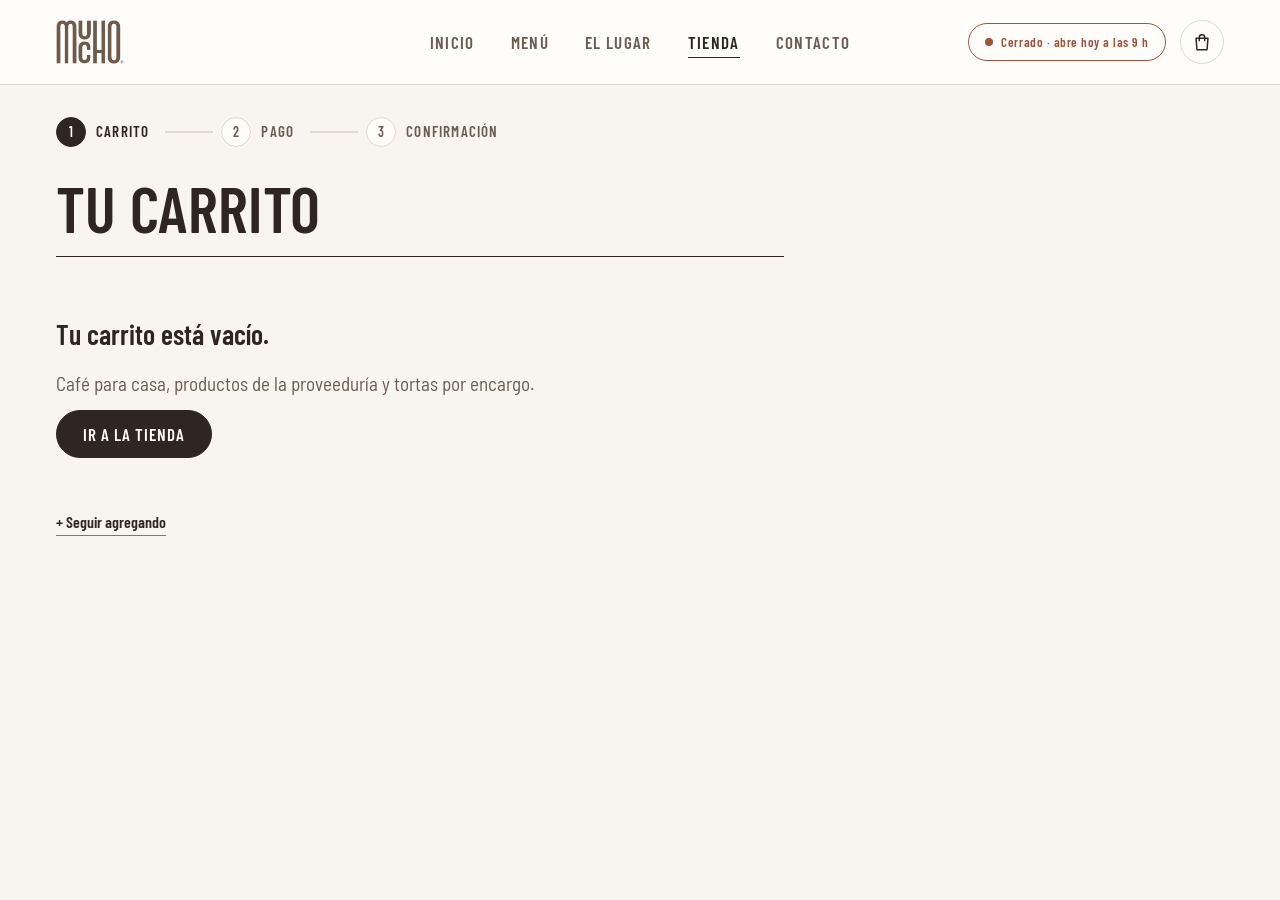
<file: pago.html>
<!doctype html>
<html lang="es-AR">
<head>
  <meta charset="utf-8">
  <meta name="viewport" content="width=device-width, initial-scale=1">
  <meta name="robots" content="noindex">
  <title>Pago · MUCHO</title>
  <meta name="description" content="Completá tus datos, la entrega y el medio de pago.">
  <link rel="icon" type="image/png" href="assets/img/logos/logo-mucho-cafe.png">
  <link rel="preconnect" href="https://fonts.googleapis.com">
  <link rel="preconnect" href="https://fonts.gstatic.com" crossorigin>
  <link href="https://fonts.googleapis.com/css2?family=Barlow+Condensed:wght@400;500;600;700&family=Barlow+Semi+Condensed:ital,wght@0,400;0,500;0,600;1,400&family=Yellowtail&display=swap" rel="stylesheet">
  <link rel="stylesheet" href="css/styles.css?v=20261120m">
</head>
<body class="pagina-checkout" data-checkout="pago">
  <a class="saltar" href="#contenido">Saltar al contenido</a>

  <header class="header">
    <div class="contenedor header__barra">
      <a class="header__logo" href="index.html" aria-label="MUCHO, ir al inicio">
        <img src="assets/img/logos/logo-mucho-cafe.png" alt="MUCHO" width="68" height="44">
      </a>
      <nav class="header__nav" id="nav-principal" aria-label="Principal">
        <ul>
          <li><a href="index.html">Inicio</a></li>
          <li><a class="nav-menu" href="menu.html">Menú</a></li>
          <li><a href="el-lugar.html">El lugar</a></li>
          <li><a href="tienda.html" aria-current="page">Tienda</a></li>
          <li><a href="contacto.html">Contacto</a></li>
        </ul>
      </nav>
      <div class="header__acciones">
        <a class="estado" href="el-lugar.html#horarios" data-estado="largo"><span class="estado__texto">Lunes a viernes 8 a 20 h</span></a>
        <button class="header__toggle" type="button" aria-label="Abrir menú" aria-expanded="false" aria-controls="nav-principal">
          <span></span><span></span><span></span>
        </button>
      </div>
    </div>
  </header>

  <main id="contenido" class="contenedor checkout">
    <div id="checkout-pasos"></div>
    <div class="checkout-columnas">
      <form class="checkout-principal pago-form" id="pago-form" novalidate aria-labelledby="titulo-pago">
        <h1 class="checkout-titulo" id="titulo-pago">Pago</h1>

        <section class="pago-paso" aria-labelledby="pago-paso-1">
          <div class="pago-paso__cabecera"><span class="pago-paso__numero">01</span><h2 class="pago-paso__titulo" id="pago-paso-1">Tus datos</h2></div>
          <div id="pago-datos"></div>
        </section>

        <section class="pago-paso" aria-labelledby="pago-paso-2">
          <div class="pago-paso__cabecera"><span class="pago-paso__numero">02</span><h2 class="pago-paso__titulo" id="pago-paso-2">Entrega</h2></div>
          <div id="pago-entrega"></div>
        </section>

        <section class="pago-paso" aria-labelledby="pago-paso-3">
          <div class="pago-paso__cabecera"><span class="pago-paso__numero">03</span><h2 class="pago-paso__titulo" id="pago-paso-3">Medio de pago</h2></div>
          <div id="pago-medio"></div>
        </section>
      </form>
      <aside class="checkout-panel" id="pago-panel" aria-label="Resumen del pedido"></aside>
    </div>

    <!-- Mobile: botón de pago siempre a mano -->
    <div class="pago-barra-movil"><button type="button" class="btn btn--primario btn--ancho" id="pago-boton-movil">Pagar</button></div>

    <div class="carga" id="pago-carga" hidden role="status" aria-live="polite">
      <span class="visualmente-oculto">Procesando tu pedido</span>
      <svg class="carga__dibujo" viewBox="0 0 360 300" aria-hidden="true">
        <defs>
          <clipPath id="carga-taza"><path d="M196 204 H295 L284 260 Q281 273 268 273 H223 Q210 273 207 260 Z"/></clipPath>
        </defs>
        <text class="carga__texto" x="40" y="60">CARGANDO<tspan class="carga__punto">.</tspan><tspan class="carga__punto">.</tspan><tspan class="carga__punto">.</tspan></text>
        <rect class="carga__marco" x="40" y="78" width="280" height="26" rx="13"/>
        <rect class="carga__barra" x="47" y="85" width="201" height="12" rx="6"/>
        <path class="carga__chorro" d="M240 91 Q248 91 248 100 V128 Q248 134 244.5 134 Q241 134 241 128 V99 Z"/>
        <ellipse class="carga__gota carga__gota--1" cx="244.5" cy="150" rx="4.6" ry="6.4"/>
        <ellipse class="carga__gota carga__gota--2" cx="244.5" cy="150" rx="4.6" ry="6.4"/>
        <g clip-path="url(#carga-taza)"><rect class="carga__cafe" x="190" y="204" width="112" height="72"/></g>
        <path class="carga__taza" d="M196 204 H295 L284 260 Q281 273 268 273 H223 Q210 273 207 260 Z"/>
        <path class="carga__taza" d="M200 218 Q176 216 178 236 Q180 255 205 251"/>
        <path class="carga__taza" d="M196 204 Q245 213 295 204"/>
      </svg>
    </div>
  </main>

  <script src="js/data.js?v=20261120m"></script>
  <script src="js/main.js?v=20261120m"></script>
  <script src="js/pedido.js?v=20261120m"></script>
  <script src="js/checkout.js?v=20261120m"></script>
</body>
</html>
</file>
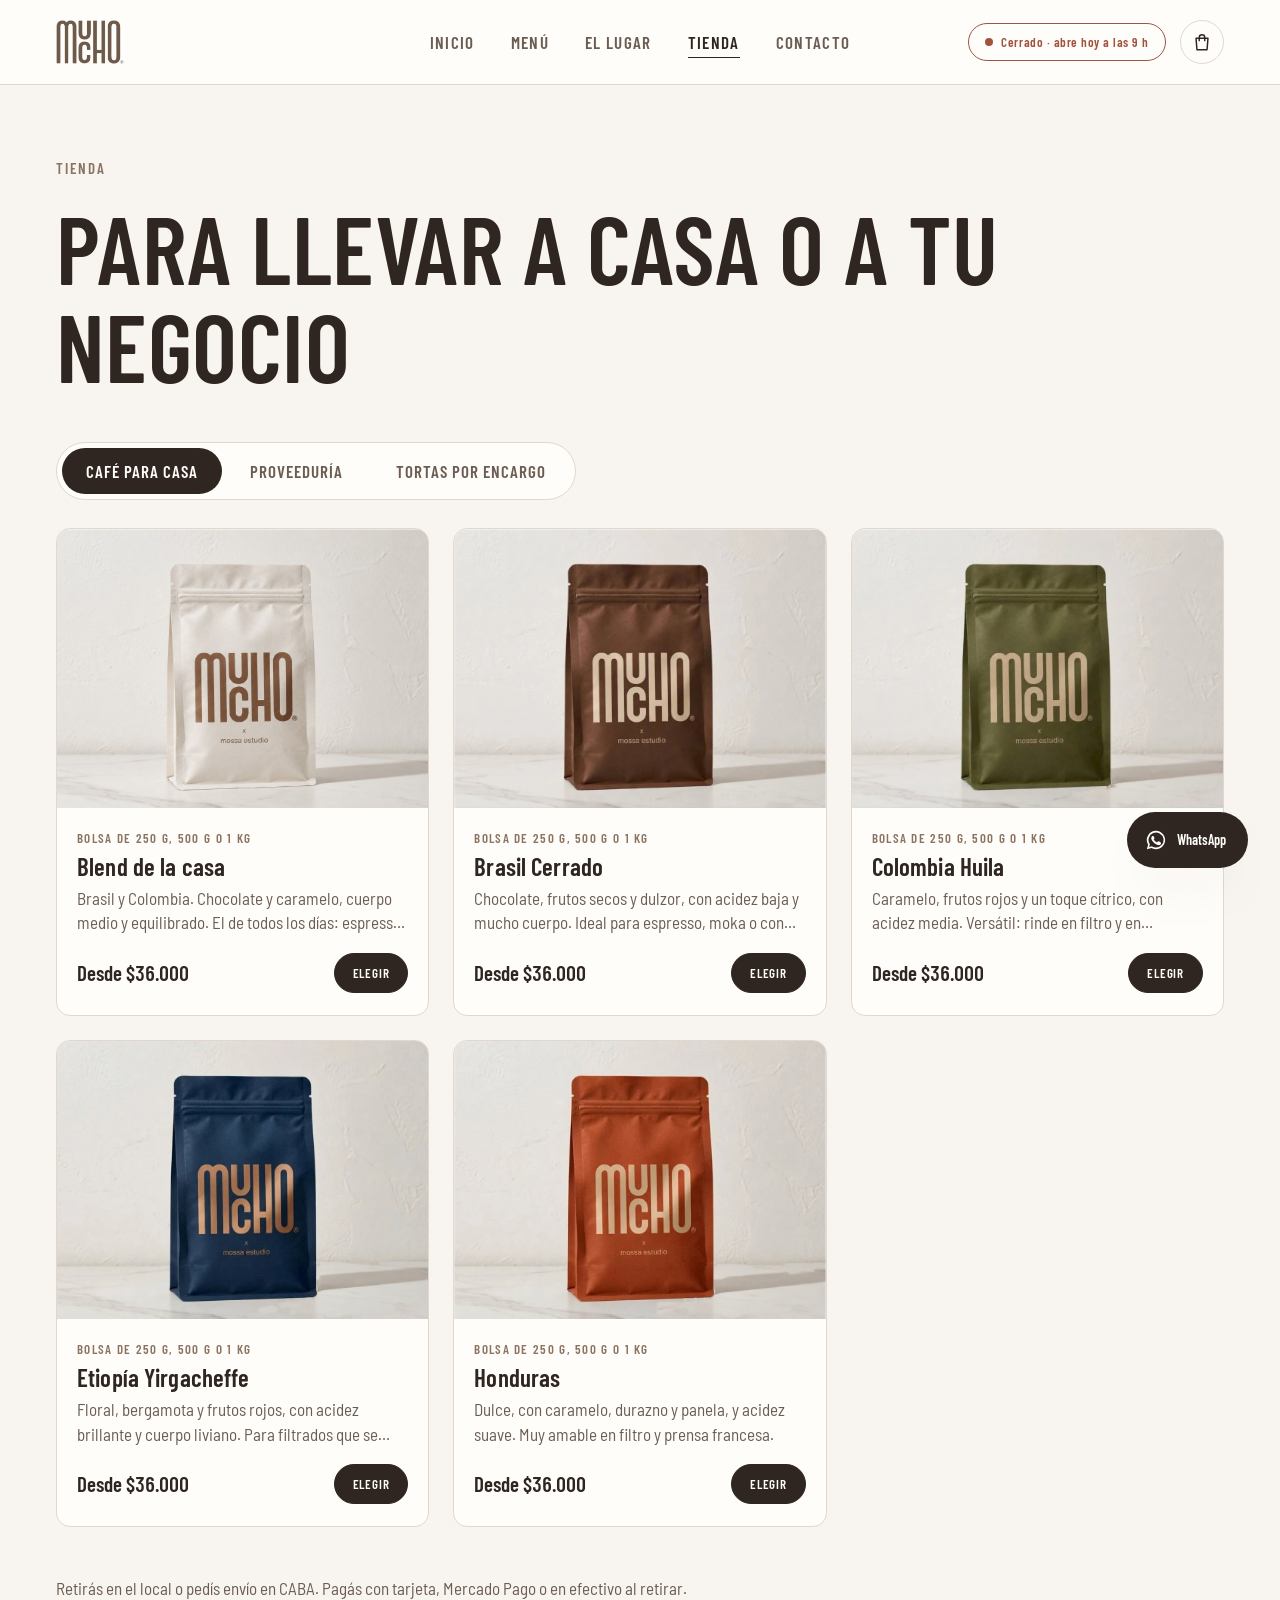
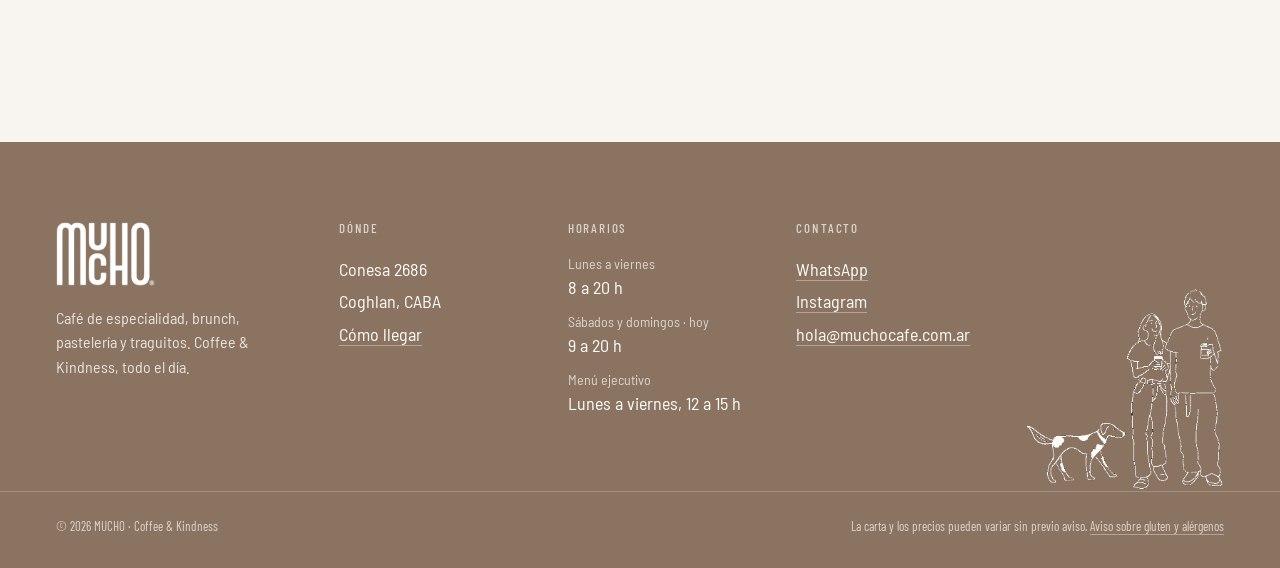
<file: tienda.html>
<!doctype html>
<html lang="es-AR">
<head>
  <meta charset="utf-8">
  <meta name="viewport" content="width=device-width, initial-scale=1">
  <title>Tienda · MUCHO</title>
  <meta name="description" content="Café para casa y proveeduría mayorista y minorista de MUCHO. Armá tu pedido y envialo por WhatsApp para recibir precio y disponibilidad.">
  <link rel="icon" type="image/png" href="assets/img/logos/logo-mucho-cafe.png">
  <link rel="preconnect" href="https://fonts.googleapis.com">
  <link rel="preconnect" href="https://fonts.gstatic.com" crossorigin>
  <link href="https://fonts.googleapis.com/css2?family=Barlow+Condensed:wght@400;500;600;700&family=Barlow+Semi+Condensed:ital,wght@0,400;0,500;0,600;1,400&family=Yellowtail&display=swap" rel="stylesheet">
  <link rel="stylesheet" href="css/styles.css?v=20261120m">
</head>
<body class="pagina-tienda">
  <a class="saltar" href="#contenido">Saltar al contenido</a>

  <header class="header">
    <div class="contenedor header__barra">
      <a class="header__logo" href="index.html" aria-label="MUCHO, ir al inicio">
        <img src="assets/img/logos/logo-mucho-cafe.png" alt="MUCHO" width="68" height="44">
      </a>
      <nav class="header__nav" id="nav-principal" aria-label="Principal">
        <ul>
          <li><a href="index.html">Inicio</a></li>
          <li><a class="nav-menu" href="menu.html">Menú</a></li>
          <li><a href="el-lugar.html">El lugar</a></li>
          <li><a href="tienda.html" aria-current="page">Tienda</a></li>
          <li><a href="contacto.html">Contacto</a></li>
        </ul>
      </nav>
      <div class="header__acciones">
        <a class="estado" href="el-lugar.html#horarios" data-estado="largo"><span class="estado__texto">Lunes a viernes 8 a 20 h</span></a>
        <button class="header__toggle" type="button" aria-label="Abrir menú" aria-expanded="false" aria-controls="nav-principal">
          <span></span><span></span><span></span>
        </button>
      </div>
    </div>
  </header>

  <main id="contenido" class="contenedor">
    <header class="pagina-titulo tienda-titulo">
      <p class="eyebrow">Tienda</p>
      <h1>Para llevar a casa o a tu negocio</h1>
    </header>

    <div class="tienda-tabs" id="tienda-tabs" role="tablist" aria-label="Secciones de la tienda"></div>
    <div id="tienda-paneles"></div>

    <p class="tienda-nota">Retirás en el local o pedís envío en CABA. Pagás con tarjeta, Mercado Pago o en efectivo al retirar.</p>

    <dialog class="ficha ficha-producto" id="ficha-producto" aria-labelledby="ficha-producto-titulo">
      <button class="ficha__cerrar" type="button" data-cerrar aria-label="Cerrar">×</button>
      <div class="ficha__cuerpo" id="ficha-producto-cuerpo"></div>
    </dialog>
  </main>

  <!-- Barra inferior en mobile cuando hay productos en el pedido -->
  <button type="button" class="pedido-barra" data-abrir-pedido>
    <span>Ver tu pedido</span>
    <span class="pedido-barra__cuenta" data-pedido-cuenta>0 productos</span>
  </button>

  <footer class="footer">
    <div class="contenedor footer__grilla">
      <div class="footer__marca">
        <img src="assets/img/logos/logo-mucho.png" alt="MUCHO" width="99" height="64">
        <p>Café de especialidad, brunch, pastelería y traguitos. Coffee &amp; Kindness, todo el día.</p>
      </div>
      <div class="footer__donde">
        <h2>Dónde</h2>
        <address>
          <span>Conesa 2686</span><br>
          <span>Coghlan, CABA</span><br>
          <a href="el-lugar.html#como-llegar">Cómo llegar</a>
        </address>
      </div>
      <div class="footer__horas">
        <h2>Horarios</h2>
        <ul class="footer__horarios" data-horarios>
          <li><span>Lunes a viernes</span><span>8 a 20 h</span></li>
          <li><span>Sábados y domingos</span><span>9 a 20 h</span></li>
        </ul>
      </div>
      <div class="footer__contacto">
        <h2>Contacto</h2>
        <ul>
          <li><a href="#" data-whatsapp>WhatsApp</a></li>
          <li><a href="https://www.instagram.com/mucho.arg/" target="_blank" rel="noopener">Instagram</a></li>
          <li><a href="mailto:hola@muchocafe.com.ar">hola@muchocafe.com.ar</a></li>
        </ul>
      </div>
      <div class="footer__dibujo footer-escena" style="position: relative;" aria-hidden="true">
        <img src="assets/img/decoracion/footer-humanos.png" alt="" width="557" height="571" loading="lazy" style="display: block; width: 100%; height: auto;">
        <div class="footer-escena__perro" style="position: absolute; inset: 0;">
          <div class="footer-escena__paso">
            <img class="footer-escena__pata footer-escena__pata--trasera-lejos" src="assets/img/decoracion/footer-perro-pata-trasera-lejos.png" alt="" width="557" height="571" loading="lazy" style="position: absolute; top: 0; left: 0; width: 100%; height: auto;">
            <img class="footer-escena__pata footer-escena__pata--delantera-lejos" src="assets/img/decoracion/footer-perro-pata-delantera-lejos.png" alt="" width="557" height="571" loading="lazy" style="position: absolute; top: 0; left: 0; width: 100%; height: auto;">
            <img src="assets/img/decoracion/footer-perro.png" alt="" width="557" height="571" loading="lazy" style="display: block; width: 100%; height: auto;">
            <img class="footer-escena__pata footer-escena__pata--trasera-cerca" src="assets/img/decoracion/footer-perro-pata-trasera-cerca.png" alt="" width="557" height="571" loading="lazy" style="position: absolute; top: 0; left: 0; width: 100%; height: auto;">
            <img class="footer-escena__pata footer-escena__pata--delantera-cerca" src="assets/img/decoracion/footer-perro-pata-delantera-cerca.png" alt="" width="557" height="571" loading="lazy" style="position: absolute; top: 0; left: 0; width: 100%; height: auto;">
            <img class="footer-escena__cola" src="assets/img/decoracion/footer-perro-cola.png" alt="" width="557" height="571" loading="lazy" style="position: absolute; top: 0; left: 0; width: 100%; height: auto;">
          </div>
        </div>
      </div>
    </div>
    <div class="contenedor footer__legal">
      <p>© <span data-anio>2026</span> MUCHO · Coffee &amp; Kindness</p>
      <p>La carta y los precios pueden variar sin previo aviso. <a href="menu.html#avisos">Aviso sobre gluten y alérgenos</a></p>
    </div>
  </footer>

  <a class="wa-flotante" href="#" data-whatsapp aria-label="Escribinos por WhatsApp">
    <svg viewBox="0 0 24 24" aria-hidden="true"><path fill="currentColor" d="M12 2a10 10 0 0 0-8.6 15.1L2 22l5-1.3A10 10 0 1 0 12 2Zm0 18.2a8.2 8.2 0 0 1-4.2-1.2l-.3-.2-3 .8.8-2.9-.2-.3A8.2 8.2 0 1 1 12 20.2Zm4.5-6.1c-.2-.1-1.5-.7-1.7-.8-.2-.1-.4-.1-.6.1l-.8 1c-.1.2-.3.2-.5.1a6.7 6.7 0 0 1-3.3-2.9c-.3-.4.3-.4.7-1.3.1-.2 0-.3 0-.4l-.8-1.8c-.2-.5-.4-.4-.6-.4h-.5a1 1 0 0 0-.7.3 3 3 0 0 0-.9 2.2 5.2 5.2 0 0 0 1.1 2.7 11.8 11.8 0 0 0 4.5 4c1.7.7 2.3.8 3.2.6.5-.1 1.5-.6 1.7-1.2.2-.6.2-1.1.2-1.2-.1-.1-.3-.2-.5-.3Z"/></svg>
    WhatsApp
  </a>

  <script src="js/data.js?v=20261120m"></script>
  <script src="js/main.js?v=20261120m"></script>
  <script src="js/pedido.js?v=20261120m"></script>
  <script src="js/tienda.js?v=20261120m"></script>
</body>
</html>
</file>
<file: css/styles.css>
/* ==========================================================================
   MUCHO · Coffee & Kindness
   Hoja de estilos · versión desktop (base 1440 px)
   ========================================================================== */

/* ---------- 1. Tokens ---------- */
:root {
  /* Color */
  --cafe: #8b7361;
  --cafe-oscuro: #5e4b3e;
  --cafe-claro: #b9a391;
  --tinta: #2f2621;
  --tinta-suave: #6b5d53;
  --crema: #f8f4ef;
  --arena: #efe6de;
  --arena-oscura: #e4d8cc;
  --linea: #e2d7cc;
  --blanco: #fffdfa;
  --abierto: #56744a;
  --cerrado: #a0533f;
  --error: #c62828;
  --error-fondo: #fdf0ef;

  /* Tipografía */
  /* Alternativas libres a las tipografías de Milk & Madu:
     Kapra Neue Pro → Barlow Condensed · Lakeside → Yellowtail */
  --fuente-titulos: 'Barlow Condensed', 'Arial Narrow', sans-serif;
  --fuente-texto: 'Barlow Semi Condensed', 'Arial Narrow', sans-serif;
  --fuente-script: 'Yellowtail', cursive;

  /* Espaciado y medidas */
  --ancho-max: 1320px;
  --margen: 56px;
  --radio: 4px;
  --radio-boton: 999px; /* botones tipo píldora */
  --radio-card: 14px;
  --header-alto: 84px;
  --sombra: 0 24px 60px -24px rgba(47, 38, 33, 0.28);
  --transicion: 180ms ease;
}

/* ---------- 2. Base ---------- */
*,
*::before,
*::after { box-sizing: border-box; }

html { scroll-behavior: smooth; scroll-padding-top: calc(var(--header-alto) + 24px); overflow-x: clip; }

body {
  margin: 0;
  background: var(--crema);
  color: var(--tinta);
  font-family: var(--fuente-texto);
  font-size: 19px;
  line-height: 1.55;
  -webkit-font-smoothing: antialiased;
}

img { display: block; max-width: 100%; }

h1, h2, h3, h4 {
  margin: 0;
  font-family: var(--fuente-titulos);
  font-weight: 600;
  line-height: 1.02;
  letter-spacing: 0.005em;
  color: var(--tinta);
}

p { margin: 0; }
ul { margin: 0; padding: 0; list-style: none; }
a { color: inherit; }
button, input, select, textarea { font: inherit; color: inherit; }

:focus-visible { outline: 2px solid var(--cafe); outline-offset: 3px; }

.visualmente-oculto {
  position: absolute; width: 1px; height: 1px; overflow: hidden;
  clip: rect(0 0 0 0); white-space: nowrap;
}

.saltar {
  position: absolute; left: var(--margen); top: -60px; z-index: 100;
  background: var(--tinta); color: var(--blanco); padding: 10px 16px;
  font-family: var(--fuente-titulos); font-size: 14px; text-decoration: none;
}
.saltar:focus { top: 12px; }

.contenedor {
  width: 100%;
  max-width: calc(var(--ancho-max) + var(--margen) * 2);
  margin: 0 auto;
  padding: 0 var(--margen);
}

.solo-impresion { display: none; }

/* ---------- 3. Elementos de UI ---------- */
.eyebrow {
  font-family: var(--fuente-titulos);
  font-size: 15px;
  font-weight: 600;
  letter-spacing: 0.12em;
  text-transform: uppercase;
  color: var(--cafe);
}

.btn {
  display: inline-flex; align-items: center; justify-content: center; gap: 10px;
  min-height: 48px; padding: 0 26px;
  border: 1.5px solid var(--tinta); border-radius: var(--radio-boton);
  background: transparent; color: var(--tinta);
  font-family: var(--fuente-titulos); font-size: 17px; font-weight: 600;
  letter-spacing: 0.06em; text-transform: uppercase; text-decoration: none;
  white-space: nowrap; cursor: pointer;
  transition: background var(--transicion), color var(--transicion), border-color var(--transicion);
}
.btn:hover { background: var(--tinta); color: var(--blanco); }
.btn--primario { background: var(--tinta); color: var(--blanco); }
.btn--primario:hover { background: var(--cafe-oscuro); border-color: var(--cafe-oscuro); }
.btn--claro { border-color: var(--blanco); color: var(--blanco); }
.btn--claro:hover { background: var(--blanco); color: var(--tinta); }
.btn--chico { min-height: 40px; padding: 0 18px; font-size: 13px; }
.btn--ancho { width: 100%; }

.enlace-flecha {
  display: inline-flex; align-items: center; gap: 6px;
  padding: 0; border: 0; background: none; cursor: pointer;
  font-family: var(--fuente-titulos); font-size: 15px; font-weight: 500;
  color: var(--tinta); text-decoration: none;
  border-bottom: 1px solid transparent;
  transition: border-color var(--transicion), color var(--transicion);
}
.enlace-flecha:hover { border-color: currentColor; }
.enlace-flecha:disabled { color: var(--cafe-claro); cursor: default; border-color: transparent; }

.tag {
  display: inline-flex; align-items: center; gap: 5px;
  padding: 4px 10px;
  border: 1px solid var(--tinta); border-radius: var(--radio-boton);
  font-family: var(--fuente-titulos); font-size: 13px; font-weight: 600;
  letter-spacing: 0.08em; text-transform: uppercase; line-height: 1.3;
  white-space: nowrap;
}
.tag svg { width: 13px; height: 13px; flex: none; }
.tag__icono { width: 16px; height: 16px; flex: none; }
.tag--dieta { border-color: var(--cafe); color: var(--cafe-oscuro); background: var(--blanco); }
.tag--marca { border-color: var(--cafe); background: var(--cafe); color: var(--blanco); }

.badge {
  position: absolute; top: 12px; left: 12px;
  padding: 5px 10px; border-radius: var(--radio-boton);
  background: var(--blanco); color: var(--tinta);
  font-family: var(--fuente-titulos); font-size: 11px; font-weight: 600;
  letter-spacing: 0.1em; text-transform: uppercase;
}
.badge--nuevo { background: var(--cafe); color: var(--blanco); }
.badge--sin-stock { background: var(--tinta); color: var(--blanco); }

.precio {
  font-family: var(--fuente-titulos);
  font-weight: 600;
  font-size: 21px;
  letter-spacing: 0;
  font-variant-numeric: tabular-nums;
  white-space: nowrap;
}

.aviso {
  padding: 16px 20px;
  border: 1.5px solid var(--tinta);
  background: var(--blanco);
  font-size: 18px;
  line-height: 1.45;
}
.aviso--ejecutivo {
  margin-bottom: 28px;
  font-family: var(--fuente-titulos); font-weight: 500; font-size: 16px;
  background: var(--arena); border-color: var(--arena-oscura);
}
.aviso--gluten { background: var(--arena); border-color: var(--cafe); }
.aviso--sin-stock { background: var(--tinta); color: var(--blanco); border-color: var(--tinta); }

/* Foto (y espacio reservado mientras no haya foto real) */
.foto { width: 100%; height: 100%; object-fit: cover; }
.foto--vacia {
  display: flex; align-items: flex-end;
  padding: 14px 16px;
  background:
    linear-gradient(135deg, rgba(255, 255, 255, 0.35), rgba(255, 255, 255, 0) 55%),
    var(--arena-oscura);
  color: var(--tinta-suave);
  font-family: var(--fuente-titulos); font-size: 12px; letter-spacing: 0.08em; text-transform: uppercase;
}
.foto--vacia span { opacity: 0.75; }

/* Estado abierto / cerrado */
.estado {
  display: inline-flex; align-items: center; gap: 8px;
  padding: 8px 16px;
  border: 1.5px solid currentColor; border-radius: 999px;
  font-family: var(--fuente-titulos); font-size: 13px; font-weight: 600;
  letter-spacing: 0.04em; white-space: nowrap; text-decoration: none;
  color: var(--tinta-suave);
}
.estado::before {
  content: ''; width: 8px; height: 8px; border-radius: 50%; background: currentColor;
}
.estado--abierto { color: var(--abierto); }
.estado--abierto::before { animation: latido 2.4s ease-in-out infinite; }
.estado--cerrado { color: var(--cerrado); }

@keyframes latido {
  0%, 100% { box-shadow: 0 0 0 0 rgba(86, 116, 74, 0.45); }
  50% { box-shadow: 0 0 0 5px rgba(86, 116, 74, 0); }
}

/* ---------- 4. Header ---------- */
.header {
  position: sticky; top: 0; z-index: 50;
  background: rgba(255, 253, 250, 0.94);
  backdrop-filter: blur(10px);
  border-bottom: 1px solid var(--linea);
}
.header__barra {
  display: grid;
  grid-template-columns: 1fr auto 1fr;
  align-items: center;
  height: var(--header-alto);
}
.header__logo img { height: 44px; width: auto; }
.header__nav ul { display: flex; gap: clamp(20px, 2.8vw, 40px); }
.header__nav a {
  position: relative;
  padding: 6px 0;
  font-family: var(--fuente-titulos); font-size: 17px; font-weight: 600;
  letter-spacing: 0.08em; text-transform: uppercase; text-decoration: none;
  color: var(--tinta-suave);
  transition: color var(--transicion);
}
.header__nav a:hover,
.header__nav a[aria-current='page'] { color: var(--tinta); }
.header__nav a::after {
  content: ''; position: absolute; left: 0; right: 0; bottom: 0;
  height: 1.5px; background: var(--tinta);
  transform: scaleX(0); transform-origin: left;
  transition: transform var(--transicion);
}
.header__nav a:hover::after,
.header__nav a[aria-current='page']::after { transform: scaleX(1); }
.header__acciones { display: flex; justify-content: flex-end; align-items: center; gap: 14px; }

/* ---------- 5. Footer ---------- */
.footer {
  margin-top: 140px;
  background: var(--cafe);
  color: var(--blanco);
}
.footer__grilla {
  display: grid;
  grid-template-columns: 1.3fr 1fr 1fr 1fr 1.1fr;
  gap: 48px;
  padding-top: 80px; padding-bottom: 64px;
}
.footer__dibujo {
  align-self: end; justify-self: end;
  width: 100%; max-width: 250px; height: auto;
  margin-bottom: -64px; /* los pies apoyan sobre la línea del footer legal */
  pointer-events: none;
}
/* Escena del footer: el perro llega caminando desde la izquierda hasta sus humanos */
.footer-escena img { display: block; width: 100%; height: auto; }
.footer-escena__perro, .footer-escena__paso { position: absolute; inset: 0; }
.footer-escena__cola { position: absolute; inset: 0; transform-origin: 14% 75.66%; }
/* Patas: cada una gira desde la cadera o el hombro */
.footer-escena__pata { position: absolute; inset: 0; }
.footer-escena__pata--trasera-cerca { transform-origin: 17.95% 84.06%; }
.footer-escena__pata--trasera-lejos { transform-origin: 14.36% 83.71%; }
.footer-escena__pata--delantera-cerca { transform-origin: 32.32% 83.01%; }
.footer-escena__pata--delantera-lejos { transform-origin: 37.34% 83.36%; }
/* Trote: los pares en diagonal se mueven juntos y alternan con el otro par */
.footer-escena.camina .footer-escena__pata--trasera-cerca,
.footer-escena.camina .footer-escena__pata--delantera-lejos { animation: pata-par-a 3.6s ease-in-out; }
.footer-escena.camina .footer-escena__pata--trasera-lejos,
.footer-escena.camina .footer-escena__pata--delantera-cerca { animation: pata-par-b 3.6s ease-in-out; }
/* Estado inicial (lo pone JS solo si va a animar): el perro espera fuera de escena */
.footer-escena.lista .footer-escena__perro { transform: translateX(-75%); opacity: 0; }
.footer-escena.camina .footer-escena__perro { animation: perro-llega 3.6s cubic-bezier(0.3, 0.35, 0.5, 1) forwards; }
/* Pasos: sube y baja apenas, con un leve balanceo, y frena al llegar */
.footer-escena.camina .footer-escena__paso { transform-origin: 25% 90%; animation: perro-paso 0.45s ease-in-out 8; }
.footer-escena.camina .footer-escena__cola { animation: cola-camina 0.45s ease-in-out 8, cola-feliz 1.6s ease-in-out 3.6s; }
@keyframes perro-llega {
  0% { transform: translateX(-75%); opacity: 0; }
  12% { opacity: 1; }
  100% { transform: none; opacity: 1; }
}
/* 4 trancos de 0,9 s; el último más corto porque el perro frena (ángulo negativo = pata hacia adelante) */
@keyframes pata-par-a {
  0%, 12.5%, 25%, 37.5%, 50%, 62.5%, 75%, 87.5%, 100% { transform: rotate(0deg); }
  6.25%, 31.25%, 56.25% { transform: rotate(-10deg); }
  18.75%, 43.75%, 68.75% { transform: rotate(8deg); }
  81.25% { transform: rotate(-5deg); }
  93.75% { transform: rotate(3deg); }
}
@keyframes pata-par-b {
  0%, 12.5%, 25%, 37.5%, 50%, 62.5%, 75%, 87.5%, 100% { transform: rotate(0deg); }
  6.25%, 31.25%, 56.25% { transform: rotate(8deg); }
  18.75%, 43.75%, 68.75% { transform: rotate(-10deg); }
  81.25% { transform: rotate(3deg); }
  93.75% { transform: rotate(-5deg); }
}
@keyframes perro-paso {
  0%, 100% { transform: translateY(0) rotate(0deg); }
  25% { transform: translateY(-1.1%) rotate(-1.2deg); }
  75% { transform: translateY(-0.4%) rotate(0.8deg); }
}
@keyframes cola-camina {
  0%, 100% { transform: rotate(0deg); }
  50% { transform: rotate(-9deg); }
}
@keyframes cola-feliz {
  0%, 100% { transform: rotate(0deg); }
  10%, 30%, 50% { transform: rotate(-16deg); }
  20%, 40%, 60% { transform: rotate(7deg); }
  75% { transform: rotate(-8deg); }
  88% { transform: rotate(3deg); }
}
@media (prefers-reduced-motion: reduce) {
  .footer-escena.lista .footer-escena__perro { transform: none; opacity: 1; }
  .footer-escena.camina .footer-escena__perro, .footer-escena.camina .footer-escena__paso, .footer-escena.camina .footer-escena__cola, .footer-escena.camina .footer-escena__pata { animation: none; }
}
.footer__marca img { height: 64px; width: auto; margin-bottom: 20px; }
.footer__marca p { max-width: 280px; color: rgba(255, 253, 250, 0.82); font-size: 16px; }
.footer h2 {
  margin-bottom: 18px;
  font-size: 13px; font-weight: 500; letter-spacing: 0.14em; text-transform: uppercase;
  color: rgba(255, 253, 250, 0.7);
}
.footer li, .footer address { font-size: 18px; font-style: normal; line-height: 1.8; }
.footer a { text-decoration: none; border-bottom: 1px solid rgba(255, 253, 250, 0.35); }
.footer a:hover { border-color: var(--blanco); }
.footer .footer__horarios li { display: flex; flex-direction: column; line-height: 1.5; margin-bottom: 10px; }
.footer .footer__horarios li span:first-child { color: rgba(255, 253, 250, 0.7); font-size: 14px; }
.footer .footer__horarios em { font-style: normal; }
.footer__legal {
  display: flex; justify-content: space-between; gap: 24px;
  padding-top: 24px; padding-bottom: 32px;
  border-top: 1px solid rgba(255, 253, 250, 0.2);
  font-family: var(--fuente-titulos); font-size: 13px; color: rgba(255, 253, 250, 0.7);
}

/* Botón flotante de WhatsApp */
.wa-flotante {
  position: fixed; right: 32px; bottom: 32px; z-index: 40;
  display: flex; align-items: center; gap: 10px;
  height: 56px; padding: 0 22px 0 18px;
  border-radius: 999px;
  background: var(--tinta); color: var(--blanco);
  font-family: var(--fuente-titulos); font-size: 14px; font-weight: 600; text-decoration: none;
  box-shadow: var(--sombra);
  transition: transform var(--transicion), background var(--transicion);
}
.wa-flotante:hover { transform: translateY(-2px); background: var(--cafe-oscuro); }
.wa-flotante svg { width: 22px; height: 22px; }

/* ---------- 6. Tarjeta de plato (compartida) ---------- */
.plato-card {
  position: relative;
  display: flex; flex-direction: column;
  height: 100%;
  background: var(--blanco);
  border: 1px solid var(--linea);
  text-decoration: none;
  transition: transform var(--transicion), box-shadow var(--transicion), border-color var(--transicion);
}
.plato-card:hover { transform: translateY(-3px); box-shadow: var(--sombra); border-color: transparent; }
.plato-card__foto { position: relative; aspect-ratio: 4 / 3; overflow: hidden; background: var(--arena); }
/* Recorte firme de las fotos con zoom: Safari a veces no recorta imágenes escaladas con overflow: hidden
   y la foto se mete sobre el texto de la tarjeta. clip-path sí recorta en todos los navegadores. */
.plato-card__foto, .ficha__foto { clip-path: inset(0); }
.pedido-linea__foto { clip-path: inset(0 round 10px); }
.checkout-item__foto { clip-path: inset(0 round 12px); }
.plato-card__foto img { width: 100%; height: 100%; object-fit: cover; }
.plato-card__cuerpo { display: flex; flex-direction: column; flex: 1; gap: 8px; padding: 20px 20px 22px; }
.plato-card__nombre { font-size: 25px; font-weight: 600; }
.plato-card__abrir {
  padding: 0; border: 0; background: none; cursor: pointer; text-align: left;
  font: inherit; letter-spacing: inherit;
}
/* El botón del título cubre toda la tarjeta */
.plato-card__abrir::after { content: ''; position: absolute; inset: 0; }
.plato-card__abrir:focus-visible { outline: none; }
.plato-card:has(.plato-card__abrir:focus-visible) { outline: 2px solid var(--cafe); outline-offset: 3px; }
.plato-card__desc {
  color: var(--tinta-suave); font-size: 17px; line-height: 1.45;
  display: -webkit-box; -webkit-line-clamp: 2; -webkit-box-orient: vertical; overflow: hidden;
}
.plato-card__ejecutivo {
  font-family: var(--fuente-titulos); font-size: 12px; font-weight: 500;
  letter-spacing: 0.08em; text-transform: uppercase; color: var(--cafe);
}
.plato-card__ejecutivo.resaltado { color: var(--tinta); }
.plato-card__ejecutivo.resaltado::before { content: '● '; color: var(--cafe); }
.plato-card__pie {
  display: flex; align-items: flex-end; justify-content: space-between; gap: 12px;
  margin-top: auto; padding-top: 12px;
}
.plato-card__tags { display: flex; flex-wrap: wrap; gap: 6px; }
.plato-card--sin-stock .plato-card__foto,
.plato-card--sin-stock .plato-card__cuerpo > :not(.plato-card__pie) { opacity: 0.55; }

/* Bordes redondeados en todas las cards */
.plato-card, .momento, .teaser, .panel, .franja-dietas, .filtros, .form-encargo,
.canal, .metodo, .bloque-foto, .nuestro-cafe, .cierre-cta, .carta-vacia, .ficha,
.hero__grilla, .donde__mapa, .galeria figure, .como-llegar__mapa, .aviso,
.nosotros-hero__foto, .teaser__foto, .ficha__adicionales {
  border-radius: var(--radio-card);
}
/* Recorta fotos y mapas al borde redondeado */
.plato-card, .momento, .teaser, .metodo, .ficha, .hero__grilla, .donde__mapa,
.galeria figure, .como-llegar__mapa, .nosotros-hero__foto, .carta-vacia {
  overflow: hidden;
}
.teaser__foto { border-radius: 0; }
/* Fichas (plato y producto): si el contenido no entra en pantalla, se scrollea por dentro */
.ficha { overflow-x: hidden; overflow-y: auto; overscroll-behavior: contain; -webkit-overflow-scrolling: touch; }
/* La × acompaña el scroll para poder cerrar desde cualquier punto (flota sin ocupar lugar) */
.ficha > .ficha__cerrar { position: sticky; top: 16px; float: right; margin: 16px 16px -60px 0; }
.bloque-foto .foto--vacia, .equipo-fotos .foto--vacia { border-radius: calc(var(--radio-card) - 6px); }
.aviso, .ficha__adicionales { border-radius: 10px; }

/* ---------- 7. Secciones genéricas ---------- */
.seccion { margin-top: 120px; }
.seccion__cabecera {
  display: flex; align-items: flex-end; justify-content: space-between; gap: 32px;
  margin-bottom: 40px;
}
.seccion__cabecera h2 { font-size: 60px; text-transform: uppercase; }
.seccion__cabecera p { max-width: 520px; color: var(--tinta-suave); }

.pagina-titulo { padding-top: 72px; padding-bottom: 48px; }
/* Contacto: patrón de granos de café dibujados, repetido en mosaico como fondo de toda la sección */
body.pagina-contacto {
  background: #f4f3f1 url('../assets/img/decoracion/patron-granos.jpg?v=3') repeat;
  background-size: 374px 373px;
}
.pagina-contacto .pagina-titulo {
  /* Termina alineada con el borde derecho de la card de Instagram (columnas 1.2fr + 1fr de 3.2fr, más un espacio de 24px) */
  width: calc((100% - 48px) * 2.2 / 3.2 + 24px); max-width: 100%;
  margin-top: 40px; margin-bottom: 24px; padding: 40px 48px 44px;
  background: rgba(248, 244, 239, 0.9); border-radius: var(--radio-card);
}
.pagina-titulo--seccion { margin-top: 120px; padding-top: 0; }
.pagina-titulo.pagina-titulo--seccion p.bajada { max-width: none; white-space: nowrap; }
.pagina-titulo--seccion h2 { font-size: 96px; letter-spacing: 0.005em; text-transform: uppercase; }
.pagina-titulo h1 { font-size: 96px; letter-spacing: 0.005em; text-transform: uppercase; }
.pagina-titulo .eyebrow { margin-bottom: 18px; }
.pagina-titulo p.bajada { max-width: 640px; margin-top: 20px; font-size: 21px; color: var(--tinta-suave); }

.panel { background: var(--blanco); border: 1px solid var(--linea); padding: 36px; }
.panel h2 { font-size: 26px; margin-bottom: 20px; }
.panel--arena { background: var(--arena); border-color: var(--arena-oscura); }

.lista-horarios li {
  display: flex; justify-content: space-between; gap: 16px;
  padding: 12px 0; border-bottom: 1px solid var(--linea);
  font-size: 18px;
}
.lista-horarios li:first-child { border-top: 1px solid var(--linea); }
.lista-horarios li span:last-child { font-family: var(--fuente-titulos); font-weight: 500; text-align: right; }
.lista-horarios li.es-hoy { font-weight: 600; }
.lista-horarios em { font-style: normal; color: var(--cafe); }

.lista-tags { display: flex; flex-wrap: wrap; gap: 8px; }

.mapa { width: 100%; height: 100%; min-height: 320px; border: 0; filter: grayscale(0.6) sepia(0.15); }

/* ---------- 8. Home ---------- */
.hero { padding-top: 0; } /* la franja de color arranca pegada a la barra de arriba */
.hero__grilla {
  display: grid;
  grid-template-columns: 1.3fr 1fr;
  min-height: 600px;
  background: var(--arena);
}
/* El fondo clarito ocupa todo el ancho de la pantalla; texto e imagen siguen alineados al contenedor */
.hero .hero__grilla {
  border-radius: 0;
  box-shadow: 0 0 0 100vmax var(--arena);
  clip-path: inset(0 -100vmax);
}
.hero__texto {
  display: flex; flex-direction: column; justify-content: center;
  padding: 72px 64px 72px 72px;
}
.hero__texto .eyebrow { margin-bottom: 28px; }
.hero h1 { font-size: 76px; line-height: 0.98; letter-spacing: 0.005em; text-transform: uppercase; }
.hero h1 .hero__lema { display: block; margin-top: 10px; font-family: var(--fuente-script); font-weight: 400; text-transform: none; font-size: 0.8em; line-height: 1.1; }
.hero h1 .hero__lema { color: var(--cafe); }
.hero__bajada { max-width: 500px; margin-top: 28px; font-size: 22px; color: var(--tinta-suave); }
.hero__acciones { display: flex; gap: 14px; margin-top: 40px; }
.hero__imagen {
  position: relative; overflow: hidden;
  background: transparent;
}
.hero__imagen .hero__vaso {
  position: absolute; right: 8%; bottom: -4%; z-index: 2;
  height: 104%; width: auto;
  filter: drop-shadow(0 30px 40px rgba(47, 38, 33, 0.3));
}
/* Granos que salen de la card del hero hacia el fondo de la página */
.hero { position: relative; }
.granos-fuera { position: absolute; pointer-events: none; height: auto; filter: drop-shadow(0 14px 18px rgba(47, 38, 33, 0.2)); }

/* Granos de café que caen alrededor del vaso */
.hero__granos {
  position: absolute; z-index: 1; pointer-events: none; height: auto;
  filter: drop-shadow(0 14px 18px rgba(47, 38, 33, 0.22));
}
.hero__granos--1 { width: 62%; left: -6%; top: -4%; transform: rotate(-12deg); }
.hero__granos--2 { width: 48%; right: -10%; bottom: 2%; transform: rotate(160deg); opacity: 0.95; }

/* Lluvia de granos: caen en diagonal (arriba-izquierda → abajo-derecha) por detrás del vaso y las manos */
.hero__imagen { container-type: size; }
/* Los granos pueden seguir hacia la derecha sobre el fondo; arriba y abajo se recortan */
.hero__imagen.lluvia-activa { overflow-x: visible; overflow-y: clip; }
.hero__lluvia { position: absolute; inset: 0; z-index: 1; pointer-events: none; }
.hero__imagen.lluvia-activa .hero__granos { display: none; }  /* con animación, los granos quietos se ocultan */
.grano-cae {
  position: absolute; left: 0; top: 0; height: auto; will-change: transform;
  animation: grano-cae var(--dur) linear var(--delay) infinite;
  transform: translate(var(--x0), -30cqh) rotate(var(--r0));
}
.grano-cae.lejos { opacity: 0.85; filter: blur(1.2px); }
.hero__imagen.lluvia-pausa .grano-cae { animation-play-state: paused; }
@keyframes grano-cae {
  from { transform: translate(var(--x0), -30cqh) rotate(var(--r0)); }
  to   { transform: translate(calc(var(--x0) + var(--dx)), 115cqh) rotate(var(--r1)); }
}
@media (prefers-reduced-motion: reduce) { .hero__lluvia { display: none; } .hero__imagen.lluvia-activa .hero__granos { display: block; } }

.hero__sello {
  position: absolute; left: 36px; top: 36px;
  color: var(--blanco);
  font-family: var(--fuente-titulos); font-size: 13px; letter-spacing: 0.14em; text-transform: uppercase;
}
.hero__sello strong { display: block; margin-top: 4px; font-size: 28px; letter-spacing: -0.01em; text-transform: none; font-weight: 600; }

/* Momentos del día: la amplitud visible en el primer scroll */
.momentos { margin-top: 24px; }
.momentos ul { display: grid; grid-template-columns: repeat(5, 1fr); gap: 16px; }
.momento {
  display: flex; flex-direction: column; gap: 6px;
  height: 100%;
  padding: 24px 24px 22px;
  background: var(--blanco); border: 1px solid var(--linea);
  text-decoration: none;
  transition: background var(--transicion), border-color var(--transicion), color var(--transicion);
}
.momento:hover { background: var(--tinta); border-color: var(--tinta); color: var(--blanco); }
.momento:hover .momento__hora, .momento:hover p { color: rgba(255, 253, 250, 0.75); }
.momento__hora { font-family: var(--fuente-titulos); font-size: 13px; letter-spacing: 0.1em; text-transform: uppercase; color: var(--cafe); }
.momento h3 { font-size: 24px; color: inherit; }
.momento p { font-size: 17px; line-height: 1.45; color: var(--tinta-suave); }
.momento__flecha { margin-top: auto; padding-top: 10px; font-family: var(--fuente-titulos); font-size: 18px; }

.grilla-destacados { display: grid; grid-template-columns: repeat(4, 1fr); gap: 24px; }

/* Video de la cocina: texto a la izquierda, video grande a la derecha */
.video-cocina { display: grid; grid-template-columns: 0.85fr 1.15fr; gap: 56px; align-items: center; }
.video-cocina__texto h2 { font-size: 72px; line-height: 0.98; text-transform: uppercase; margin-top: 14px; }
.video-cocina__video { display: block; width: 100%; height: 640px; object-fit: cover; border-radius: var(--radio-card); background: var(--tinta); }
.video-cocina__texto h2, .video-cocina__texto .eyebrow { transition: color 0.8s ease; }
body.fondo-scroll[data-fondo="cafe"] .video-cocina__texto h2 { color: var(--blanco); }
body.fondo-scroll[data-fondo="cafe"] .video-cocina__texto .eyebrow { color: var(--arena); }

/* Franja de inclusión: filtros por dieta */
.franja-dietas {
  display: grid; grid-template-columns: 1.2fr 1fr; align-items: center; gap: 48px;
  padding: 56px 64px;
  background: var(--tinta); color: var(--blanco);
}
.franja-dietas h2 { color: var(--blanco); font-size: 54px; text-transform: uppercase; }
.franja-dietas p { margin-top: 14px; color: rgba(255, 253, 250, 0.75); max-width: 560px; }
.franja-dietas__acciones { display: flex; gap: 14px; justify-content: flex-end; }
.franja-dietas .btn svg { width: 18px; height: 18px; }

.donde { display: grid; grid-template-columns: 1.4fr 1fr; gap: 24px; }
.donde__mapa { background: var(--arena); border: 1px solid var(--linea); min-height: 440px; }
.donde__info { display: flex; flex-direction: column; gap: 28px; }
.donde__info h3 { font-size: 15px; font-weight: 500; letter-spacing: 0.12em; text-transform: uppercase; color: var(--cafe); margin-bottom: 12px; }
.donde__direccion { font-family: var(--fuente-titulos); font-size: 36px; font-weight: 600; letter-spacing: 0.005em; line-height: 1.1; text-transform: uppercase; }
.donde__direccion span { display: block; margin-top: 6px; font-family: var(--fuente-texto); font-size: 16px; font-weight: 400; letter-spacing: 0; color: var(--tinta-suave); }

.donde__servicios { display: grid; grid-template-columns: 1fr 200px; gap: 24px; align-items: center; }
.donde__servicios img { width: 200px; height: auto; }
/* Perro pet-friendly: la cola es una capa aparte que gira desde la cadera */
.perro-animado { position: relative; width: 200px; }
.perro-animado img { display: block; width: 100%; height: auto; }
.perro-animado__cola { position: absolute; inset: 0; transform-origin: 65.97% 86.63%; }
.perro-animado.menea .perro-animado__cola { animation: menear-cola 1.6s ease-in-out; }
/* Meneo rápido (~0,11 s por vaivén) que se va calmando hasta quedar en la pose original */
@keyframes menear-cola {
  0%   { transform: rotate(0deg); }
  7%   { transform: rotate(-16deg); }
  14%  { transform: rotate(6deg); }
  21%  { transform: rotate(-16deg); }
  28%  { transform: rotate(6deg); }
  35%  { transform: rotate(-16deg); }
  42%  { transform: rotate(6deg); }
  49%  { transform: rotate(-15deg); }
  56%  { transform: rotate(5deg); }
  63%  { transform: rotate(-13deg); }
  70%  { transform: rotate(4deg); }
  77%  { transform: rotate(-9deg); }
  84%  { transform: rotate(3deg); }
  92%  { transform: rotate(-4deg); }
  100% { transform: rotate(0deg); }
}
@media (prefers-reduced-motion: reduce) { .perro-animado.menea .perro-animado__cola { animation: none; } }
.donde__pet { margin-top: 12px; font-size: 15px; color: var(--tinta-suave); }

.mas-de-mucho { display: grid; grid-template-columns: 1fr 1fr; gap: 24px; }
.teaser {
  display: grid; grid-template-columns: 0.85fr 1.15fr;
  background: var(--blanco); border: 1px solid var(--linea);
  text-decoration: none;
  transition: box-shadow var(--transicion);
}
.teaser:hover { box-shadow: var(--sombra); }
.teaser__foto { min-height: 300px; width: 100%; height: 100%; object-fit: cover; }
.teaser__texto { display: flex; flex-direction: column; gap: 14px; padding: 36px; }
.teaser__texto h3 { font-size: 26px; }
.teaser__texto p { color: var(--tinta-suave); font-size: 18px; }
.teaser__texto .enlace-flecha { margin-top: auto; }

/* Fondo que cambia de color al scrollear (home y El lugar), inspirado en milkandmadu.com */
body.fondo-scroll { transition: background-color 0.8s ease; }
body.fondo-scroll[data-fondo="cafe"] { background-color: var(--cafe); }
body.fondo-scroll[data-fondo="arena"] { background-color: var(--arena); }
/* Más aire en cada bloque de la home para que el cambio de color se lea como una sección nueva */
.home .seccion--bloque { margin-top: 0; padding-top: 140px; padding-bottom: 20px; }
/* Textos que quedan directo sobre el fondo: cambian a claro cuando el fondo es café */
.fondo-scroll :is(.seccion__cabecera, .nosotros-hero__texto, .pagina-titulo) :is(h1, h2, p, strong, .eyebrow, .enlace-flecha),
.fondo-scroll .cita, .fondo-scroll .cita span {
  transition: color 0.8s ease, border-color 0.8s ease;
}
body.fondo-scroll[data-fondo="cafe"] :is(.seccion__cabecera, .nosotros-hero__texto, .pagina-titulo) :is(h1, h2, p, strong, .enlace-flecha),
body.fondo-scroll[data-fondo="cafe"] .cita { color: var(--blanco); }
body.fondo-scroll[data-fondo="cafe"] :is(.seccion__cabecera, .pagina-titulo) .eyebrow,
body.fondo-scroll[data-fondo="cafe"] .cita span { color: var(--arena); }
body.fondo-scroll[data-fondo="cafe"] .circulado__trazo path { stroke: var(--arena); }
@media (prefers-reduced-motion: reduce) {
  body.fondo-scroll, .fondo-scroll * { transition: none !important; }
}

/* Figuras grandes como parte del fondo de cada sección (home y El lugar) */
/* El recorte se hace en el borde de la pantalla, no del contenedor (sin scroll horizontal) */
html { overflow-x: hidden; }
body { overflow-x: clip; }
/* Sin isolation: las figuras quedan en la capa más baja de toda la página, detrás de cards, botones y textos */
.con-fondo { position: relative; }
/* Lo que sobresalga por los costados se recorta en el borde de la pantalla (no antes), para que el celular no achique la página */
body { overflow-x: clip; }
.fig-fondo {
  position: absolute; z-index: -1; pointer-events: none;
  height: auto; aspect-ratio: 1; overflow: visible;
}

/* ---------- 9. Menú ---------- */
/* Fondo mahogany de la paleta; los textos que van directo sobre el fondo pasan a claro */
body.pagina-menu { background-color: #371e17; }
.pagina-menu .carta__cabecera h1,
.pagina-menu .carta-seccion__cabecera h2 { color: var(--blanco); }
.pagina-menu .carta-seccion__cabecera { border-bottom-color: rgba(255, 253, 250, 0.35); }
.pagina-menu .carta-seccion__cabecera p,
.pagina-menu .carta-seccion__extra,
.pagina-menu .transversal p,
.pagina-menu .transversal li { color: rgba(255, 253, 250, 0.82); }
.pagina-menu .carta-seccion__extra a { color: var(--blanco); border-bottom-color: var(--cafe-claro); }
.pagina-menu .transversal { border-top-color: rgba(255, 253, 250, 0.2); }
.pagina-menu .transversal h3 { color: var(--cafe-claro); }

.menu-layout {
  display: grid;
  grid-template-columns: 280px 1fr;
  gap: 56px;
  align-items: start;
}
/* El sticky va en el aside (hijo directo de la grilla) para que acompañe el scroll */
.menu-layout > aside { position: sticky; top: calc(var(--header-alto) + 24px); }
.filtros {
  max-height: calc(100vh - var(--header-alto) - 48px);
  overflow-y: auto;
  padding: 28px 26px;
  background: var(--blanco);
  border: 1.5px solid var(--tinta);
}
.filtros h2 { font-size: 22px; margin-bottom: 20px; }
/* Controles que solo existen en el modal de filtros de mobile */
.filtros-boton, .filtros__cerrar, .filtros__aplicar, .filtros__limpiar-texto, .menu-filtros__fondo { display: none; }
.filtros__cabecera { display: flex; align-items: center; justify-content: space-between; margin-bottom: 20px; }
.filtros__cabecera h2 { margin-bottom: 0; }
.filtros__limpiar {
  display: grid; place-content: center;
  width: 34px; height: 34px; padding: 0;
  border: 1.5px solid var(--linea); border-radius: 50%;
  background: var(--blanco); color: var(--tinta-suave); cursor: pointer;
  transition: border-color var(--transicion), color var(--transicion), background var(--transicion);
}
.filtros__limpiar svg { width: 16px; height: 16px; }
.filtros__limpiar:hover { border-color: var(--tinta); color: var(--blanco); background: var(--tinta); }
.filtros fieldset { margin: 0 0 24px; padding: 0; border: 0; }
.filtros legend, .filtros__subtitulo {
  margin-bottom: 10px; padding: 0;
  font-family: var(--fuente-titulos); font-size: 12px; font-weight: 600;
  letter-spacing: 0.14em; text-transform: uppercase; color: var(--cafe);
}
.opcion {
  display: flex; align-items: center; gap: 12px;
  padding: 7px 0;
  font-family: var(--fuente-titulos); font-size: 18px; cursor: pointer;
}
.opcion input {
  appearance: none; flex: none;
  width: 18px; height: 18px; margin: 0;
  border: 1.5px solid var(--tinta); background: var(--blanco);
  display: grid; place-content: center; cursor: pointer;
}
.opcion input[type='radio'] { border-radius: 50%; }
.opcion input::before {
  content: ''; width: 10px; height: 10px; transform: scale(0);
  background: var(--tinta); transition: transform 120ms ease;
}
.opcion input[type='radio']::before { border-radius: 50%; }
.opcion input:checked::before { transform: scale(1); }
.opcion small { margin-left: auto; white-space: nowrap; font-size: 12px; color: var(--tinta-suave); }
.opcion svg { width: 15px; height: 15px; color: var(--cafe); }

.filtros__anclas { padding-top: 20px; border-top: 1px dashed var(--linea); }
.filtros__anclas li a {
  display: block; padding: 5px 0 5px 14px;
  border-left: 2px solid transparent;
  font-family: var(--fuente-titulos); font-size: 18px; text-decoration: none; color: var(--tinta-suave);
  transition: color var(--transicion), border-color var(--transicion);
}
.filtros__anclas li a:hover { color: var(--tinta); }
.filtros__anclas li a.activo { color: var(--tinta); border-color: var(--cafe); font-weight: 600; }
.filtros__anclas li a.sin-resultados { opacity: 0.35; pointer-events: none; }
.filtros__pie { display: flex; flex-direction: column; gap: 12px; margin-top: 24px; padding-top: 20px; border-top: 1px dashed var(--linea); }
.filtros__pie small { font-size: 13px; line-height: 1.4; color: var(--tinta-suave); }

.carta__cabecera {
  display: flex; align-items: baseline; justify-content: space-between; gap: 24px;
  margin-bottom: 32px;
}
.carta__cabecera h1 { font-size: 88px; letter-spacing: 0.005em; text-transform: uppercase; }
.carta__contador { font-family: var(--fuente-titulos); font-size: 18px; color: var(--tinta-suave); }
.carta__avisos { display: grid; gap: 12px; margin-bottom: 48px; }

.carta-seccion { padding-bottom: 72px; }
.carta-seccion__cabecera {
  display: flex; align-items: baseline; justify-content: space-between; gap: 24px;
  padding-bottom: 16px; margin-bottom: 28px;
  border-bottom: 1.5px solid var(--tinta);
}
.carta-seccion__cabecera h2 { font-size: 48px; text-transform: uppercase; }
.carta-seccion__cabecera p { color: var(--tinta-suave); font-size: 18px; text-align: right; }
.carta-seccion__extra { margin-top: 28px; font-size: 17px; }
.carta-seccion__extra a { font-family: var(--fuente-titulos); font-weight: 600; text-decoration: none; border-bottom: 1px solid var(--cafe); }

.grilla-platos { display: grid; grid-template-columns: repeat(3, 1fr); gap: 24px; }

.carta-vacia { padding: 64px 40px; text-align: center; background: var(--arena); }
.carta-vacia h2 { font-size: 28px; margin-bottom: 10px; }
.carta-vacia p { color: var(--tinta-suave); margin-bottom: 24px; }

.transversal { display: grid; grid-template-columns: repeat(3, 1fr); gap: 24px; padding-top: 16px; border-top: 1px solid var(--linea); }
.transversal h3 { font-size: 15px; font-weight: 600; letter-spacing: 0.12em; text-transform: uppercase; color: var(--cafe); margin: 20px 0 8px; }
.transversal p, .transversal li { font-size: 16px; color: var(--tinta-suave); }

/* Ficha de plato (modal) */
.ficha {
  width: min(1040px, calc(100vw - 96px));
  max-height: calc(100vh - 96px);
  padding: 0; border: 1.5px solid var(--tinta);
  background: var(--blanco); color: var(--tinta);
  box-shadow: var(--sombra);
}
.ficha::backdrop { background: rgba(47, 38, 33, 0.55); backdrop-filter: blur(3px); }
.ficha[open] { animation: aparecer 220ms ease-out; }
@keyframes aparecer { from { opacity: 0; transform: translateY(12px); } to { opacity: 1; transform: none; } }
.ficha__cerrar {
  position: absolute; top: 20px; right: 20px; z-index: 2;
  width: 44px; height: 44px;
  display: grid; place-content: center;
  border: 1.5px solid var(--tinta); border-radius: var(--radio-boton); background: var(--blanco); cursor: pointer;
  font-size: 22px; line-height: 1;
}
.ficha__cerrar:hover { background: var(--tinta); color: var(--blanco); }
.ficha__cuerpo { display: grid; grid-template-columns: 1fr 1fr; min-height: 560px; }
.ficha__foto { background: var(--arena); min-height: 100%; }
.ficha__foto .foto--vacia { height: 100%; min-height: 560px; }
.ficha__foto { position: relative; }
.ficha__foto img { position: absolute; inset: 0; width: 100%; height: 100%; object-fit: cover; }
.ficha__info { display: flex; flex-direction: column; gap: 18px; padding: 44px 44px 36px; }
.ficha__categoria { font-family: var(--fuente-titulos); font-size: 12px; letter-spacing: 0.14em; text-transform: uppercase; color: var(--cafe); }
.ficha__nombre { font-size: 38px; padding-right: 48px; margin-top: -8px; }
.ficha__precio { font-size: 24px; }
.ficha__desc { color: var(--tinta-suave); }
.ficha__tags { display: flex; flex-wrap: wrap; gap: 8px; }
.ficha__ejecutivo { font-size: 16px; padding-left: 14px; border-left: 2px solid var(--cafe); }
.ficha__adicionales { padding: 16px 20px; border: 1px dashed var(--cafe-claro); }
.ficha__adicionales h3 { font-size: 13px; font-weight: 600; letter-spacing: 0.12em; text-transform: uppercase; color: var(--cafe); margin-bottom: 6px; }
.ficha__adicionales p { font-family: var(--fuente-titulos); font-size: 15px; }
.ficha__nav { display: flex; justify-content: space-between; gap: 16px; margin-top: auto; padding-top: 16px; border-top: 1px solid var(--linea); }

/* ---------- 10. El lugar ---------- */
.galeria {
  display: grid;
  grid-template-columns: 2fr 1fr;
  grid-template-rows: 280px 370px;
  gap: 16px;
}
.galeria figure { margin: 0; position: relative; overflow: hidden; }
.galeria img { width: 100%; height: 100%; object-fit: cover; }
.galeria figure:first-child { grid-row: span 2; }
.galeria figcaption {
  position: absolute; left: 16px; bottom: 16px;
  padding: 6px 12px; background: var(--blanco);
  font-family: var(--fuente-titulos); font-size: 12px; letter-spacing: 0.1em; text-transform: uppercase;
}
.lugar-info { display: grid; grid-template-columns: 1fr 1fr 1.3fr; gap: 24px; margin-top: 24px; }
.fondo-scroll .galeria { padding-bottom: 0; }
.fondo-scroll .lugar-info { margin-top: 0; padding-top: 24px; } /* mismo espacio que entre las cards (gap 24px) */
.lugar-info .estado { margin-top: 24px; }
.servicios__foto { width: 100%; height: 220px; margin-bottom: 20px; border-radius: 10px; object-fit: cover; object-position: center 40%; }
.lista-servicios { display: grid; gap: 16px; }
.lista-servicios li { display: grid; gap: 6px; }
.lista-servicios .tag { justify-self: start; }
.lista-servicios p { font-size: 17px; color: var(--tinta-suave); }
.como-llegar__mapa { height: 220px; margin-bottom: 18px; border: 1px solid var(--linea); }
.como-llegar p { font-size: 16px; }
.como-llegar p + p { margin-top: 6px; color: var(--tinta-suave); }
.como-llegar .enlace-flecha { margin-top: 16px; }
.nota-validar { margin-top: 18px; font-size: 14px; color: var(--tinta-suave); font-style: italic; }
.cierre-cta {
  display: flex; align-items: center; justify-content: space-between; gap: 32px;
  margin-top: 24px; padding: 40px 48px;
  background: var(--arena);
}
.cierre-cta h2 { font-size: 30px; }
.cierre-cta div { display: flex; gap: 14px; }

/* ---------- 11. Nosotros (hoy parte de El lugar) ---------- */
.nosotros-hero { display: grid; grid-template-columns: 1fr 1fr; gap: 64px; align-items: center; padding-top: 72px; }
.nosotros-hero h1 { font-size: 84px; letter-spacing: 0.005em; line-height: 0.98; text-transform: uppercase; }
.nosotros-hero__texto p { margin-top: 24px; font-size: 21px; color: var(--tinta-suave); max-width: 540px; }
.nosotros-hero__texto p strong { color: var(--tinta); font-weight: 600; }
.nosotros-hero__foto { aspect-ratio: 5 / 4; width: 100%; object-fit: cover; }
/* Video: ocupa la columna derecha, más ancha que la del texto */
.nosotros-hero__video { aspect-ratio: auto; height: 640px; width: 100%; object-fit: cover; display: block; border-radius: var(--radio-card); background: var(--tinta); }
.nosotros-hero:has(.nosotros-hero__video) { grid-template-columns: 0.85fr 1.15fr; }
.cita {
  margin: 120px auto 0; max-width: 900px; text-align: center;
  font-family: var(--fuente-titulos); font-size: 52px; font-weight: 500; line-height: 1.1; letter-spacing: 0.005em;
}
.cita span { color: var(--cafe); }
/* Óvalo dibujado a mano alrededor de una palabra */
.circulado { position: relative; display: inline-block; white-space: nowrap; margin: 0 0.3em; }
.circulado__trazo {
  position: absolute; left: -11%; top: -30%; width: 122%; height: 160%;
  overflow: visible; pointer-events: none;
}
.circulado__trazo path {
  fill: none; stroke: var(--cafe-oscuro); stroke-width: 2; stroke-linecap: round;
  vector-effect: non-scaling-stroke;
  stroke-dasharray: 1; stroke-dashoffset: 1;
  transition: stroke 0.8s ease;
}
/* El trazo se dibuja como a mano: arranca lento, acelera en la curva y frena al cerrar el óvalo */
.circulado.visible .circulado__trazo path { animation: trazar 1.9s cubic-bezier(0.55, 0.05, 0.3, 1) 0.25s forwards; }
@keyframes trazar { from { stroke-dashoffset: 1; } to { stroke-dashoffset: 0; } }
@media (prefers-reduced-motion: reduce) {
  .circulado__trazo path, .circulado.visible .circulado__trazo path { animation: none; stroke-dashoffset: 0; }
}
.nuestro-cafe { display: grid; grid-template-columns: 1fr 2fr; gap: 48px; padding: 48px; border: 1.5px solid var(--tinta); background: var(--blanco); }
.nuestro-cafe h2 { font-size: 36px; margin-bottom: 18px; }
.nuestro-cafe__texto p { color: var(--tinta-suave); font-size: 17px; }
.nuestro-cafe__texto p + p { margin-top: 14px; }
.nuestro-cafe__texto .tag { margin-top: 20px; border-style: dashed; }
.metodos { display: grid; grid-template-columns: repeat(3, 1fr); gap: 16px; }
.metodo { border: 1px solid var(--linea); background: var(--crema); }
.metodo .foto--vacia, .metodo__foto { aspect-ratio: 1; height: auto; }
.metodo div:last-child { padding: 18px 20px 20px; }
.metodo h3 { font-size: 22px; margin-bottom: 6px; }
.metodo p { font-size: 15px; color: var(--tinta-suave); line-height: 1.5; }
.dos-bloques { display: grid; grid-template-columns: 1fr 1.4fr; gap: 24px; margin-top: 24px; }
.bloque-foto { padding: 32px; background: var(--blanco); border: 1px solid var(--linea); }
.bloque-foto h2 { font-size: 26px; margin-bottom: 10px; }
.bloque-foto > p { color: var(--tinta-suave); font-size: 16.5px; margin-bottom: 24px; }
.bloque-foto .foto--vacia, .bloque-foto__img { height: 260px; width: 100%; object-fit: cover; border-radius: calc(var(--radio-card) - 6px); }
.equipo-fotos { display: grid; grid-template-columns: repeat(3, 1fr); gap: 12px; }

/* ---------- 12. Encargos ---------- */
/* Fondo sand brown de la paleta, al 90 % sobre el crema */
body.pagina-encargos { background-color: #cfb799; }
/* Textura de arpillera (bolsa de café) como fondo, al 100 % de opacidad */
body.pagina-encargos::before {
  content: ''; position: fixed; inset: 0; z-index: -1; pointer-events: none;
  background: url('../assets/img/decoracion/fondo-arpillera.jpg') repeat;
  background-size: 600px auto; /* tamaño real: el tejido se ve nítido */
  opacity: 1;
}
.pagina-encargos .pagina-titulo p.bajada { color: var(--tinta); }
.pagina-encargos .pagina-titulo .eyebrow { color: var(--cafe-oscuro); }
.pagina-encargos .pagina-titulo {
  margin-top: 40px; margin-bottom: 32px; padding: 40px 48px 44px;
  background: rgba(248, 244, 239, 0.92); border-radius: var(--radio-card);
}

.encargos-layout { display: grid; grid-template-columns: 1fr 400px; gap: 40px; align-items: start; }
.encargos-layout .aviso { margin-bottom: 32px; font-family: var(--fuente-titulos); font-weight: 500; font-size: 16px; }
.grilla-tortas { display: grid; grid-template-columns: repeat(3, 1fr); gap: 20px; }
.torta-card__accion {
  font-family: var(--fuente-titulos); font-size: 13px; font-weight: 600; letter-spacing: 0.06em; text-transform: uppercase;
  color: var(--cafe); opacity: 0; transition: opacity var(--transicion);
}
.torta-card:hover .torta-card__accion { opacity: 1; }
.torta-card.elegida { border: 1.5px solid var(--tinta); }
.torta-card.elegida .torta-card__accion { opacity: 1; color: var(--tinta); }
.torta-card.elegida .torta-card__accion::before { content: '✓ '; }

.form-encargo {
  position: sticky; top: calc(var(--header-alto) + 24px);
  padding: 32px;
  background: var(--blanco); border: 1.5px solid var(--tinta);
}
.form-encargo h2 { font-size: 26px; margin-bottom: 6px; }
.form-encargo > p { font-size: 17px; color: var(--tinta-suave); margin-bottom: 22px; }
.campo { display: grid; gap: 6px; margin-bottom: 16px; }
.campo label { font-family: var(--fuente-titulos); font-size: 17px; font-weight: 500; }
.campo input, .campo select, .campo textarea {
  width: 100%; padding: 12px 14px;
  border: 1.5px solid var(--arena-oscura); border-radius: 10px; background: var(--blanco);
  font-family: var(--fuente-texto); font-size: 17px;
  transition: border-color var(--transicion);
}
.campo input:focus, .campo select:focus, .campo textarea:focus { outline: none; border-color: var(--tinta); }
.campo textarea { min-height: 96px; resize: vertical; }
.campo select {
  appearance: none; -webkit-appearance: none;
  padding-right: 48px; cursor: pointer;
  background-image: url("data:image/svg+xml,%3Csvg xmlns='http://www.w3.org/2000/svg' viewBox='0 0 24 24' fill='none' stroke='%235e4b3e' stroke-width='2' stroke-linecap='round' stroke-linejoin='round'%3E%3Cpath d='M6 9l6 6 6-6'/%3E%3C/svg%3E");
  background-repeat: no-repeat; background-position: right 18px center; background-size: 16px;
}
.campo small { font-size: 13px; color: var(--tinta-suave); }
.form-encargo__alt { margin-top: 14px; text-align: center; font-family: var(--fuente-titulos); font-size: 14px; }
.form-encargo__alt a { color: var(--tinta); }
.form-encargo__ok { margin-top: 16px; padding: 14px 16px; background: var(--arena); font-size: 15px; }

.pasos { display: grid; grid-template-columns: repeat(3, 1fr); gap: 24px; margin-top: 40px; max-width: 900px; }
.paso { display: flex; align-items: center; gap: 16px; }
.paso span {
  display: grid; place-content: center; flex: none;
  width: 48px; height: 48px; border-radius: 50%;
  border: 1.5px solid var(--cafe); color: var(--cafe);
  font-family: var(--fuente-titulos); font-size: 18px; font-weight: 600; letter-spacing: 0.02em;
}
.paso h3 { font-size: 24px; margin: 0; }
.paso span { background: var(--blanco); }
/* Timeline: una línea une cada paso con el siguiente */
.paso h3 { white-space: nowrap; }
.paso:not(:last-child)::after {
  content: ''; flex: 1; min-width: 24px; height: 1.5px;
  margin-left: -10px; margin-right: -24px; /* toca el texto de la izquierda y cruza el espacio hasta el círculo siguiente */
  background: var(--cafe);
}
.paso span { position: relative; z-index: 1; }

/* ---------- 13. Contacto ---------- */
.contacto-grilla { display: grid; grid-template-columns: 1.2fr 1fr 1fr; gap: 24px; }
.canal { display: flex; flex-direction: column; gap: 12px; padding: 36px; background: var(--blanco); border: 1px solid var(--linea); }
.canal--principal { background: var(--tinta); color: var(--blanco); border-color: var(--tinta); }
.canal--principal h2, .canal--principal .eyebrow { color: var(--blanco); }
.canal.canal--principal p { color: rgba(255, 253, 250, 0.8); }
.canal h2 { font-size: 28px; }
.canal__icono { width: 44px; height: 44px; margin-bottom: 8px; color: var(--cafe); }
.canal--principal .canal__icono { color: var(--cafe-claro); }
.canal p { font-size: 18px; color: var(--tinta-suave); }
.canal .btn, .canal .enlace-flecha { margin-top: auto; align-self: flex-start; }
.canal--principal .enlace-flecha { color: var(--blanco); }
/* Toda la tarjeta es clickeable: el enlace de cada canal se estira sobre la card */
.canal { position: relative; cursor: pointer; transition: transform var(--transicion), box-shadow var(--transicion), border-color var(--transicion); }
.canal .btn::after, .canal .enlace-flecha::after { content: ''; position: absolute; inset: 0; border-radius: inherit; z-index: 1; }
.canal:hover { transform: translateY(-3px); box-shadow: 0 18px 34px -22px rgba(47, 38, 33, 0.45); border-color: var(--cafe); }
.canal:active { transform: translateY(0); }
.canal:has(a:focus-visible) { outline: 2px solid var(--cafe); outline-offset: 3px; }
.canal a:focus-visible { outline: none; }
@media (hover: none) { .canal:hover { transform: none; box-shadow: none; } }
.contacto-extra { display: grid; grid-template-columns: 1fr; gap: 24px; margin-top: 24px; }

/* ---------- 13b. Tienda y "Tu pedido" (carrito sin precios) ---------- */

/* Botón de la bolsa en el header */
.header__pedido {
  position: relative; display: grid; place-content: center; flex: none;
  width: 44px; height: 44px; padding: 0;
  border: 1.5px solid var(--linea); border-radius: 50%; background: var(--blanco); color: var(--tinta);
  cursor: pointer; transition: border-color var(--transicion), background var(--transicion);
}
.header__pedido:hover { border-color: var(--tinta); }
.header__pedido svg { width: 22px; height: 22px; }
.header__pedido-cuenta {
  position: absolute; top: -5px; right: -5px;
  min-width: 20px; height: 20px; padding: 0 5px;
  display: none; place-content: center;
  border-radius: 999px; background: var(--tinta); color: var(--blanco);
  font-family: var(--fuente-titulos); font-size: 12px; font-weight: 600; line-height: 20px; text-align: center;
}
.header__pedido.tiene .header__pedido-cuenta { display: block; }
.header__pedido.rebote { animation: rebote 420ms ease-out; }
@keyframes rebote { 0% { transform: scale(1); } 35% { transform: scale(1.14); } 100% { transform: scale(1); } }

/* Contador – n + */
.contador {
  display: inline-flex; align-items: center;
  border: 1.5px solid var(--tinta); border-radius: var(--radio-boton); background: var(--blanco);
}
.contador button {
  display: grid; place-content: center;
  width: 38px; height: 38px; padding: 0; border: 0; border-radius: 50%;
  background: none; cursor: pointer; font-size: 20px; line-height: 1;
}
.contador button:hover { background: var(--arena); }
.contador button svg { width: 18px; height: 18px; }
.contador input {
  width: 52px; padding: 0; border: 0; background: none; text-align: center;
  font-family: var(--fuente-titulos); font-size: 18px; font-weight: 600; font-variant-numeric: tabular-nums;
  -moz-appearance: textfield; appearance: textfield;
}
.contador input::-webkit-outer-spin-button, .contador input::-webkit-inner-spin-button { -webkit-appearance: none; margin: 0; }
.contador input:focus { outline: none; }
.contador:has(input:focus-visible) { outline: 2px solid var(--cafe); outline-offset: 2px; }
.contador output {
  min-width: 24px; text-align: center;
  font-family: var(--fuente-titulos); font-size: 18px; font-weight: 600; font-variant-numeric: tabular-nums;
}

/* Opciones tipo píldora (radio) */
.opcion-pill { position: relative; display: inline-flex; cursor: pointer; }
.opcion-pill input { position: absolute; opacity: 0; width: 1px; height: 1px; }
.opcion-pill span {
  padding: 8px 16px; border: 1.5px solid var(--linea); border-radius: var(--radio-boton); background: var(--blanco);
  font-family: var(--fuente-titulos); font-size: 16px; font-weight: 500; line-height: 1.3;
  transition: background var(--transicion), border-color var(--transicion), color var(--transicion);
}
.opcion-pill:hover span { border-color: var(--tinta); }
.opcion-pill input:checked + span { background: var(--tinta); border-color: var(--tinta); color: var(--blanco); }
.opcion-pill input:focus-visible + span { outline: 2px solid var(--cafe); outline-offset: 2px; }

/* Página Tienda */
.tienda-titulo .pasos { list-style: none; padding: 0; }
.tienda-tabs {
  display: inline-flex; gap: 4px; padding: 5px; margin-bottom: 28px;
  border: 1.5px solid var(--linea); border-radius: var(--radio-boton); background: var(--blanco);
}
.tienda-tabs [role="tab"] {
  padding: 10px 24px; border: 0; border-radius: var(--radio-boton); background: none; cursor: pointer;
  font-family: var(--fuente-titulos); font-size: 17px; font-weight: 600; letter-spacing: 0.06em; text-transform: uppercase;
  color: var(--tinta-suave); transition: background var(--transicion), color var(--transicion);
}
.tienda-tabs [role="tab"]:hover { color: var(--tinta); }
.tienda-tabs [aria-selected="true"] { background: var(--tinta); color: var(--blanco); }
.tienda-tabs [aria-selected="true"]:hover { color: var(--blanco); }
.tienda-panel:focus { outline: none; }
.tienda-panel__bajada { margin-bottom: 24px; font-size: 18px; color: var(--tinta-suave); }
.tienda-titulo p.bajada { max-width: none; }
/* Desktop: la bajada de la tienda va en una sola línea */
@media (min-width: 961px) { .tienda-titulo p.bajada { white-space: nowrap; } }
.pedido__aviso-tortas { margin: -6px 0 16px; font-size: 14px; color: var(--cafe-oscuro); }
.pedido__aviso-tortas[hidden] { display: none; }
.producto-card .plato-card__tags { margin-top: 2px; }
.tienda-nota { margin-top: 48px; max-width: 760px; font-size: 17px; color: var(--tinta-suave); }
.tienda-nota a { color: var(--tinta); font-family: var(--fuente-titulos); font-weight: 600; text-decoration: none; border-bottom: 1px solid var(--cafe); }

.producto-card__contenido {
  font-family: var(--fuente-titulos); font-size: 13px; font-weight: 600;
  letter-spacing: 0.1em; text-transform: uppercase; color: var(--cafe);
}
.producto-card__ejemplo {
  align-self: flex-start; padding: 2px 8px; border: 1px dashed var(--cafe-claro); border-radius: 6px;
  font-family: var(--fuente-titulos); font-size: 12px; letter-spacing: 0.04em; color: var(--cafe-oscuro);
}
.producto-card__precio { font-family: var(--fuente-titulos); font-size: 15px; color: var(--tinta-suave); }
.producto-card__precio.precio { font-size: 21px; color: var(--tinta); }
.producto-card .plato-card__pie { align-items: center; }
/* Los botones de la tarjeta quedan por encima del enlace que cubre la card */
.producto-card__accion { position: relative; z-index: 1; flex: none; }
.producto-card .plato-card__cuerpo { gap: 6px; }

/* Ficha de producto (reutiliza .ficha) */
.ficha-producto .ficha__info { gap: 14px; }
.ficha-producto .ficha__nombre { margin-top: 0; }
.ficha-producto__precio { font-family: var(--fuente-titulos); font-size: 16px; color: var(--tinta-suave); }
.ficha-producto__grupo { display: flex; flex-wrap: wrap; gap: 8px; margin: 4px 0 0; padding: 0; border: 0; min-width: 0; }
.ficha-producto__grupo legend, .ficha-producto__etiqueta {
  width: 100%; margin-bottom: 8px; padding: 0;
  font-family: var(--fuente-titulos); font-size: 13px; font-weight: 600; letter-spacing: 0.12em; text-transform: uppercase; color: var(--cafe);
}
.ficha-producto__comprar { display: grid; gap: 14px; margin-top: auto; padding-top: 18px; border-top: 1px solid var(--linea); }
.ficha-producto__cantidad { display: flex; align-items: center; justify-content: space-between; gap: 16px; }
.ficha-producto__etiqueta { width: auto; margin: 0; }

/* Panel "Tu pedido": cajón lateral en desktop, hoja desde abajo en mobile */
.pedido {
  width: min(460px, 100vw); max-width: 100vw; height: 100dvh; max-height: 100dvh;
  margin: 0 0 0 auto; padding: 0; border: 0; border-left: 1.5px solid var(--tinta);
  background: var(--blanco); color: var(--tinta); box-shadow: var(--sombra);
  overflow-y: auto; overscroll-behavior: contain;
}
.pedido[open] { display: flex; flex-direction: column; animation: deslizar 240ms ease-out; }
.pedido::backdrop { background: rgba(47, 38, 33, 0.55); backdrop-filter: blur(3px); }
@keyframes deslizar { from { transform: translateX(40px); opacity: 0; } to { transform: none; opacity: 1; } }
html.pedido-abierto { overflow: hidden; }
.pedido__cabecera {
  position: sticky; top: 0; z-index: 2;
  display: flex; align-items: center; gap: 12px;
  padding: 20px 24px; background: var(--blanco); border-bottom: 1px solid var(--linea);
}
.pedido__cabecera h2 { flex: 1; font-size: 30px; text-transform: uppercase; }
.pedido__cerrar { position: static; }
.pedido__volver {
  display: grid; place-content: center; width: 44px; height: 44px; padding: 0;
  border: 1.5px solid var(--linea); border-radius: 50%; background: var(--blanco); cursor: pointer; font-size: 20px;
}
.pedido__volver[hidden] { display: none; }
.pedido__paso { display: flex; flex-direction: column; flex: 1; padding: 20px 24px 28px; }
.pedido__paso[hidden] { display: none; }

.pedido__vacio { display: grid; gap: 12px; justify-items: start; padding: 24px 0; color: var(--tinta-suave); }
.pedido__vacio[hidden] { display: none; }
.pedido__vacio-titulo { font-family: var(--fuente-titulos); font-size: 24px; font-weight: 600; color: var(--tinta); }
.pedido__vacio .btn { margin-top: 8px; }

.pedido__lineas { display: grid; gap: 12px; }
.pedido-linea {
  display: grid; grid-template-columns: 76px 1fr; gap: 14px; align-items: center;
  padding-bottom: 12px; border-bottom: 1px solid var(--linea);
}
.pedido-linea__foto { width: 76px; height: 76px; border-radius: 10px; overflow: hidden; background: var(--arena); }
.pedido-linea__foto .foto--vacia { padding: 6px; font-size: 9px; }
.pedido-linea__info { display: grid; gap: 2px; min-width: 0; }
.pedido-linea__nombre { font-family: var(--fuente-titulos); font-size: 19px; font-weight: 600; line-height: 1.15; }
.pedido-linea__variante { font-size: 15px; color: var(--tinta-suave); }
.pedido-linea__pie { display: flex; align-items: center; gap: 10px; margin-top: 6px; }
.pedido-linea__pie .contador button { width: 34px; height: 34px; }
.pedido-linea__unidad { font-family: var(--fuente-titulos); font-size: 15px; color: var(--tinta-suave); }

.pedido__pie { display: grid; gap: 14px; margin-top: auto; padding-top: 24px; }
.pedido__pie[hidden] { display: none; }
.pedido__total { display: flex; justify-content: space-between; align-items: baseline; padding-top: 4px; font-family: var(--fuente-titulos); font-size: 18px; font-weight: 500; }
.pedido__total strong { font-size: 26px; font-weight: 600; font-variant-numeric: tabular-nums; }
.pedido__total[hidden] { display: none; }
.pedido-linea__precio { margin-left: auto; font-size: 18px; }
.pedido__resumen-total { display: flex; justify-content: space-between; align-items: baseline; margin-top: 8px; padding-top: 8px; border-top: 1px solid var(--arena-oscura); font-family: var(--fuente-titulos); font-weight: 500; }
.pedido__resumen-total .precio { font-size: 20px; }
.pedido__nota { padding: 12px 14px; border-radius: 10px; background: var(--arena); font-size: 15px; line-height: 1.45; }
.pedido__seguir {
  justify-self: center; align-self: center; padding: 6px 0; border: 0; background: none; cursor: pointer;
  font-family: var(--fuente-titulos); font-size: 15px; font-weight: 600; color: var(--tinta);
  text-decoration: none; border-bottom: 1px solid var(--cafe);
}

.pedido__resumen { margin-bottom: 20px; padding: 14px 16px; border-radius: 10px; background: var(--arena); }
.pedido__resumen-titulo {
  display: flex; justify-content: space-between; align-items: baseline; margin-bottom: 6px;
  font-family: var(--fuente-titulos); font-size: 13px; font-weight: 600; letter-spacing: 0.12em; text-transform: uppercase; color: var(--cafe-oscuro);
}
.pedido__editar { padding: 0; border: 0; background: none; cursor: pointer; font: inherit; letter-spacing: 0.08em; color: var(--tinta); border-bottom: 1px solid var(--cafe); }
.pedido__resumen li { display: flex; justify-content: space-between; gap: 12px; font-size: 15px; line-height: 1.5; }
.pedido__resumen li span { color: var(--tinta-suave); text-align: right; }
.pedido__elegir { display: flex; flex-wrap: wrap; gap: 8px; margin: 0 0 16px; padding: 0; border: 0; min-width: 0; }
.pedido__elegir legend { width: 100%; margin-bottom: 6px; padding: 0; font-family: var(--fuente-titulos); font-size: 17px; font-weight: 500; }
.campo[hidden] { display: none; }
.campo__opcional { font-weight: 400; color: var(--tinta-suave); }
.pedido__enviar { margin-top: 8px; }
.pedido__enviar svg { width: 20px; height: 20px; }

.pedido__listo { align-items: center; justify-content: center; gap: 14px; text-align: center; }
.pedido__listo .pedido__listo-icono {
  display: grid; place-content: center; width: 64px; height: 64px; border-radius: 50%;
  background: var(--abierto); color: var(--blanco); font-size: 30px;
}
.pedido__listo h3 { font-size: 28px; }
.pedido__listo p { color: var(--tinta-suave); max-width: 340px; }
.pedido__listo p a { color: var(--tinta); }

/* Aviso "agregado a tu pedido" */
.pedido-aviso {
  position: fixed; left: 50%; bottom: 28px; z-index: 60;
  display: flex; align-items: center; gap: 16px;
  max-width: calc(100vw - 32px); padding: 12px 12px 12px 20px;
  border-radius: var(--radio-boton); background: var(--tinta); color: var(--blanco); box-shadow: var(--sombra);
  font-size: 16px;
  transform: translate(-50%, 24px); opacity: 0; pointer-events: none;
  transition: transform 220ms ease, opacity 220ms ease;
}
.pedido-aviso.visible { transform: translate(-50%, 0); opacity: 1; pointer-events: auto; }
.pedido-aviso__texto { overflow: hidden; text-overflow: ellipsis; white-space: nowrap; }
.pedido-aviso__ver {
  flex: none; padding: 8px 16px; border: 1.5px solid var(--blanco); border-radius: var(--radio-boton);
  background: none; color: var(--blanco); cursor: pointer;
  font-family: var(--fuente-titulos); font-size: 14px; font-weight: 600; letter-spacing: 0.06em; text-transform: uppercase;
}
.pedido-aviso__ver:hover { background: var(--blanco); color: var(--tinta); }

/* Barra "Ver tu pedido": solo en mobile, en la tienda, cuando hay productos */
.pedido-barra { display: none; }

/* ---------- 13c. Checkout: carrito → pago → confirmación ---------- */
.checkout { padding-top: 32px; }
.pagina-checkout .wa-flotante, .pagina-checkout .footer__dibujo { display: none; }
.pagina-checkout .footer { margin-top: 96px; }

.pasos-checkout { display: flex; gap: 8px; align-items: center; margin: 0 0 28px; padding: 0; list-style: none; }
.pasos-checkout li { display: flex; align-items: center; gap: 10px; color: var(--tinta-suave); font-family: var(--fuente-titulos); font-size: 15px; font-weight: 600; letter-spacing: 0.08em; text-transform: uppercase; }
.pasos-checkout li:not(:last-child)::after { content: ''; width: 48px; height: 1.5px; margin-left: 6px; background: var(--linea); }
.pasos-checkout li.hecho:not(:last-child)::after { background: var(--cafe); }
.pasos-checkout__numero {
  display: grid; place-content: center; width: 30px; height: 30px; border-radius: 50%;
  border: 1.5px solid var(--linea); background: var(--blanco); font-size: 14px; letter-spacing: 0;
}
.pasos-checkout .actual { color: var(--tinta); }
.pasos-checkout .actual .pasos-checkout__numero { background: var(--tinta); border-color: var(--tinta); color: var(--blanco); }
.pasos-checkout .hecho .pasos-checkout__numero { background: var(--cafe); border-color: var(--cafe); color: var(--blanco); }

.checkout-columnas { display: grid; grid-template-columns: minmax(0, 1fr) 400px; gap: 40px; align-items: start; }
.checkout-titulo { font-size: 64px; text-transform: uppercase; margin-bottom: 24px; padding-bottom: 16px; border-bottom: 1.5px solid var(--tinta); }
.checkout-panel {
  position: sticky; top: calc(var(--header-alto) + 24px);
  display: grid; gap: 14px; padding: 28px;
  background: var(--blanco); border: 1.5px solid var(--tinta); border-radius: var(--radio-card);
}
.checkout-panel[hidden] { display: none; }
.checkout-panel__titulo { font-size: 26px; }
.checkout-panel__ayuda { font-size: 14px; color: var(--cafe-oscuro); }
.checkout-panel__nota { font-size: 13px; color: var(--tinta-suave); text-align: center; }
.checkout-lineas { display: grid; gap: 8px; padding-top: 14px; border-top: 1px solid var(--linea); }
.checkout-fila { display: flex; justify-content: space-between; gap: 12px; font-size: 16px; }
.checkout-fila span:last-child { font-variant-numeric: tabular-nums; }
.checkout-cambiar { margin-left: 6px; font-family: var(--fuente-titulos); font-size: 14px; font-weight: 600; color: var(--tinta); }
.checkout-total { display: flex; justify-content: space-between; align-items: baseline; padding-top: 12px; border-top: 1.5px solid var(--tinta); font-family: var(--fuente-titulos); font-size: 18px; font-weight: 500; }
.checkout-total strong { font-size: 30px; font-weight: 600; font-variant-numeric: tabular-nums; }
.checkout-cta[aria-disabled="true"] { opacity: 0.45; cursor: not-allowed; }
.checkout-nota { margin-top: 10px; font-size: 14px; color: var(--cafe-oscuro); }
.checkout-demo {
  margin-bottom: 24px; padding: 12px 16px; border: 1.5px dashed var(--cafe); border-radius: 10px;
  background: var(--arena); font-family: var(--fuente-titulos); font-size: 15px; font-weight: 500; color: var(--cafe-oscuro);
}
.checkout-demo[hidden] { display: none; }
.checkout-seguir { display: inline-block; margin-top: 20px; font-family: var(--fuente-titulos); font-size: 16px; font-weight: 600; color: var(--tinta); text-decoration: none; border-bottom: 1px solid var(--cafe); }
.checkout-boton-texto {
  padding: 0; border: 0; background: none; cursor: pointer;
  font-family: var(--fuente-titulos); font-size: 15px; font-weight: 600; color: var(--tinta);
  text-decoration: underline; text-underline-offset: 3px; text-decoration-color: var(--cafe);
}

/* Lista del carrito */
.checkout-items { display: grid; }
.checkout-item { display: grid; grid-template-columns: 96px 1fr; gap: 18px; padding: 18px 0; border-bottom: 1px solid var(--linea); }
.checkout-item__foto { width: 96px; height: 96px; border-radius: 12px; overflow: hidden; background: var(--arena); }
.checkout-item__cuerpo { display: grid; gap: 4px; min-width: 0; align-content: start; }
.checkout-item__fila { display: flex; justify-content: space-between; gap: 16px; align-items: baseline; }
.checkout-item__nombre { font-family: var(--fuente-titulos); font-size: 22px; font-weight: 600; line-height: 1.15; }
.checkout-item__subtotal { font-size: 20px; }
.checkout-item__variante { font-size: 15px; color: var(--tinta-suave); }
.checkout-item__acciones { display: flex; justify-content: space-between; align-items: center; gap: 12px; margin-top: 8px; }
.checkout-item__cantidad { display: flex; align-items: center; gap: 10px; font-family: var(--fuente-titulos); font-size: 15px; color: var(--tinta-suave); }
.checkout-deshacer {
  display: flex; justify-content: space-between; align-items: center; gap: 16px; margin-top: 16px;
  padding: 12px 16px; border-radius: 10px; background: var(--tinta); color: var(--blanco); font-size: 15px;
}
.checkout-deshacer button { padding: 6px 14px; border: 1.5px solid var(--blanco); border-radius: var(--radio-boton); background: none; color: var(--blanco); cursor: pointer; font-family: var(--fuente-titulos); font-weight: 600; letter-spacing: 0.06em; text-transform: uppercase; font-size: 13px; }
.checkout-vacio { display: grid; gap: 12px; justify-items: start; padding: 32px 0; color: var(--tinta-suave); }
.checkout-vacio__titulo { font-family: var(--fuente-titulos); font-size: 28px; font-weight: 600; color: var(--tinta); }

/* Tarjetas de opción (retiro / envío, medios de pago) */
.tarjeta-radio {
  display: flex; align-items: center; gap: 14px; width: 100%; padding: 14px 16px; text-align: left;
  border: 1.5px solid var(--linea); border-radius: 12px; background: var(--blanco); cursor: pointer;
  transition: border-color var(--transicion), background var(--transicion);
}
.tarjeta-radio:hover { border-color: var(--tinta); }
.tarjeta-radio.activa { border-color: var(--tinta); background: var(--crema); }
.tarjeta-radio[aria-disabled="true"] { opacity: 0.5; cursor: not-allowed; }
.tarjeta-radio[aria-disabled="true"]:hover { border-color: var(--linea); }
.tarjeta-radio__punto { flex: none; width: 20px; height: 20px; border-radius: 50%; border: 1.5px solid var(--tinta-suave); }
.tarjeta-radio.activa .tarjeta-radio__punto { border: 6px solid var(--tinta); }
.tarjeta-radio__texto { display: grid; gap: 2px; }
.tarjeta-radio__titulo { font-family: var(--fuente-titulos); font-size: 18px; font-weight: 600; }
.tarjeta-radio__detalle { font-size: 14px; color: var(--tinta-suave); }

/* Formulario de pago */
.pago-paso { padding: 24px 0 28px; border-bottom: 1px solid var(--linea); }
.pago-paso__cabecera { display: flex; align-items: center; gap: 14px; margin-bottom: 18px; }
.pago-paso__numero { display: grid; place-content: center; width: 40px; height: 40px; border-radius: 50%; border: 1.5px solid var(--cafe); color: var(--cafe); font-family: var(--fuente-titulos); font-weight: 600; }
.pago-paso__titulo { font-size: 28px; }
.grilla-form { display: grid; grid-template-columns: 1fr 1fr; gap: 0 16px; }
.grilla-form .campo--completo { grid-column: 1 / -1; }
.grilla-form .campo { align-content: start; }
.grilla-form--tarjeta { margin-top: 16px; grid-template-columns: 1fr 1fr; }
/* Campos con error: borde y fondo rojos, también cuando el campo tiene el foco */
.campo.campo--error input, .campo.campo--error input:focus, .campo.campo--error select, .campo.campo--error textarea {
  border-color: var(--error); border-width: 2px; background-color: var(--error-fondo);
}
.campo.campo--error input:focus { box-shadow: 0 0 0 3px rgba(198, 40, 40, 0.18); }
.campo.campo--error label { color: var(--error); }
.campo__error { display: flex; gap: 6px; align-items: flex-start; color: var(--error); font-size: 14px; font-weight: 500; line-height: 1.35; }
.campo__error::before { content: '!'; flex: none; display: grid; place-content: center; width: 16px; height: 16px; margin-top: 1px; border-radius: 50%; background: var(--error); color: #fff; font-size: 11px; font-weight: 700; }
.campo__error[hidden] { display: none; }
.check { display: inline-flex; align-items: center; gap: 10px; margin: 2px 0 16px; cursor: pointer; font-size: 16px; }
.check input { width: 20px; height: 20px; accent-color: var(--tinta); }
.checkout-caja { padding: 14px 16px; border-radius: 12px; background: var(--arena); margin-bottom: 16px; }
.checkout-caja--fila { display: flex; justify-content: space-between; align-items: center; gap: 16px; }
.checkout-caja__titulo { display: block; font-family: var(--fuente-titulos); font-size: 18px; font-weight: 600; }
.checkout-caja__detalle { display: block; font-size: 14px; color: var(--tinta-suave); }
/* Selector de fecha propio */
.campo-fecha { position: relative; }
.selector-fecha__boton {
  display: flex; align-items: center; justify-content: space-between; gap: 12px; width: 100%;
  padding: 12px 14px; border: 1.5px solid var(--arena-oscura); border-radius: 10px; background: var(--blanco);
  font-family: var(--fuente-texto); font-size: 17px; color: var(--tinta); text-align: left; cursor: pointer;
  transition: border-color var(--transicion), box-shadow var(--transicion);
}
.selector-fecha__boton:hover { border-color: var(--cafe-claro); }
.selector-fecha__boton[aria-expanded="true"], .selector-fecha__boton:focus-visible { outline: none; border-color: var(--tinta); box-shadow: 0 0 0 3px rgba(47, 38, 33, 0.1); }
.selector-fecha__boton.vacio span { color: var(--tinta-suave); }
.selector-fecha__boton svg { width: 22px; height: 22px; flex: none; color: var(--cafe); }
.campo.campo--error .selector-fecha__boton { border-color: var(--error); border-width: 2px; background: var(--error-fondo); }

.selector-fecha__panel {
  scroll-margin-top: 100px;
  position: absolute; z-index: 30; top: calc(100% + 8px); left: 0;
  width: min(340px, 100%); padding: 16px;
  border: 1px solid var(--linea); border-radius: var(--radio-card); background: var(--blanco);
  box-shadow: 0 24px 48px -20px rgba(47, 38, 33, 0.35), 0 2px 6px rgba(47, 38, 33, 0.06);
  animation: aparecer-fecha 160ms ease-out;
}
.selector-fecha__panel[hidden] { display: none; }
@keyframes aparecer-fecha { from { opacity: 0; transform: translateY(-6px); } to { opacity: 1; transform: none; } }
.selector-fecha__cabecera { display: flex; align-items: center; justify-content: space-between; margin-bottom: 10px; }
.selector-fecha__mes { font-family: var(--fuente-titulos); font-size: 20px; font-weight: 600; }
.selector-fecha__nav {
  display: grid; place-content: center; width: 38px; height: 38px; padding: 0;
  border: 1.5px solid var(--linea); border-radius: 50%; background: var(--blanco); color: var(--tinta);
  font-size: 22px; line-height: 1; cursor: pointer; transition: border-color var(--transicion), background var(--transicion);
}
.selector-fecha__nav:hover:not(:disabled) { border-color: var(--tinta); }
.selector-fecha__nav:disabled { opacity: 0.35; cursor: default; }
.selector-fecha__semana, .selector-fecha__grilla { display: grid; grid-template-columns: repeat(7, 1fr); gap: 4px; }
.selector-fecha__semana span {
  padding: 6px 0; text-align: center;
  font-family: var(--fuente-titulos); font-size: 12px; font-weight: 600; letter-spacing: 0.1em; color: var(--cafe);
}
.selector-fecha__dia {
  position: relative; aspect-ratio: 1; display: grid; place-content: center; padding: 0;
  border: 0; border-radius: 50%; background: none; color: var(--tinta); cursor: pointer;
  font-family: var(--fuente-titulos); font-size: 16px; font-weight: 500; font-variant-numeric: tabular-nums;
  transition: background var(--transicion), color var(--transicion);
}
.selector-fecha__dia:hover:not(:disabled) { background: var(--arena); }
.selector-fecha__dia:focus-visible { outline: 2px solid var(--cafe); outline-offset: 1px; }
.selector-fecha__dia:disabled { color: var(--cafe-claro); opacity: 0.55; cursor: default; }
.selector-fecha__dia.hoy::after { content: ''; position: absolute; bottom: 5px; left: 50%; width: 4px; height: 4px; margin-left: -2px; border-radius: 50%; background: var(--cafe); }
.selector-fecha__dia.elegido { background: var(--tinta); color: var(--blanco); font-weight: 600; }
.selector-fecha__dia.elegido::after { background: var(--blanco); }
.selector-fecha__pie { display: flex; justify-content: space-between; align-items: center; margin-top: 10px; padding-top: 10px; border-top: 1px solid var(--linea); }
.selector-fecha__texto {
  padding: 6px 4px; border: 0; background: none; cursor: pointer;
  font-family: var(--fuente-titulos); font-size: 15px; font-weight: 600; letter-spacing: 0.04em; color: var(--tinta);
}
.selector-fecha__texto[data-borrar] { color: var(--tinta-suave); }
.selector-fecha__texto:hover { text-decoration: underline; text-underline-offset: 3px; text-decoration-color: var(--cafe); }
.opciones-pago { display: grid; gap: 10px; }
.checkout-resumen { display: grid; gap: 8px; }
.checkout-resumen li { display: flex; justify-content: space-between; gap: 12px; font-size: 15px; line-height: 1.4; }
.checkout-resumen li span:last-child { font-variant-numeric: tabular-nums; white-space: nowrap; }
.checkout-resumen em { font-style: normal; color: var(--tinta-suave); }
.pago-barra-movil { display: none; }
/* Carga entre "Pagar" y la confirmación: barra que se llena de café y gotea en una taza */
.carga { position: fixed; inset: 0; z-index: 90; display: grid; place-items: center; padding: 24px; background: var(--crema); }
.carga[hidden] { display: none; }
html.cargando-pago { overflow: hidden; }
.carga__dibujo { width: min(420px, 100%); height: auto; overflow: visible; }
.carga__texto { font-family: var(--fuente-titulos); font-size: 26px; font-weight: 600; letter-spacing: 0.12em; fill: var(--tinta); }
.carga__punto { animation: carga-punto 1.2s infinite; }
.carga__punto:nth-child(2) { animation-delay: 0.2s; }
.carga__punto:nth-child(3) { animation-delay: 0.4s; }
.carga__marco, .carga__taza { fill: none; stroke: var(--tinta); stroke-width: 3; stroke-linecap: round; stroke-linejoin: round; }
.carga__barra, .carga__chorro, .carga__gota, .carga__cafe { fill: #3b2418; }
.carga__barra { transform-box: fill-box; transform-origin: left center; animation: carga-barra 1.1s ease-in-out both; }
.carga__chorro { transform-box: fill-box; transform-origin: center top; animation: carga-chorro 0.35s ease-out 1.05s both; }
.carga__gota { opacity: 0; transform-box: fill-box; transform-origin: center; animation: carga-gota 0.7s ease-in 1.3s infinite; }
.carga__gota--2 { animation-delay: 1.65s; }
.carga__cafe { transform-box: fill-box; animation: carga-cafe 1.5s ease-out 1.35s both; }
@keyframes carga-punto { 0%, 20% { opacity: 0; } 40%, 100% { opacity: 1; } }
@keyframes carga-barra { from { transform: scaleX(0); } to { transform: scaleX(1); } }
@keyframes carga-chorro { from { transform: scaleY(0); } to { transform: scaleY(1); } }
@keyframes carga-gota {
  0% { opacity: 0; transform: translateY(-14px) scale(0.6); }
  15% { opacity: 1; }
  85% { opacity: 1; }
  100% { opacity: 0; transform: translateY(58px) scale(1); }
}
@keyframes carga-cafe { from { transform: translateY(100%); } to { transform: translateY(14%); } }
@media (prefers-reduced-motion: reduce) {
  .carga__barra, .carga__chorro, .carga__cafe { animation: none; }
  .carga__cafe { transform: translateY(14%); }
  .carga__gota { animation: none; opacity: 0; }
  .carga__punto { animation: none; }
}

/* Aviso breve del checkout */
.checkout-aviso {
  position: fixed; left: 50%; bottom: 28px; z-index: 90; max-width: calc(100vw - 32px);
  padding: 12px 20px; border-radius: var(--radio-boton); background: var(--tinta); color: var(--blanco); box-shadow: var(--sombra);
  transform: translate(-50%, 24px); opacity: 0; pointer-events: none; transition: transform 220ms ease, opacity 220ms ease;
}
.checkout-aviso.visible { transform: translate(-50%, 0); opacity: 1; }

/* Confirmación: grupos separados por espacio creciente (más afuera que adentro) */
.pagina-checkout[data-checkout="confirmacion"] #checkout-pasos { max-width: 640px; margin: 0 auto; }
.pagina-checkout[data-checkout="confirmacion"] .pasos-checkout { justify-content: center; }
.confirmacion { display: grid; gap: 28px; max-width: 640px; margin: 16px auto 0; }
.confirmacion > * { margin: 0; }
.confirmacion__encabezado { display: grid; justify-items: center; gap: 14px; text-align: center; }
.confirmacion__tilde { display: grid; place-content: center; width: 76px; height: 76px; border-radius: 50%; background: var(--abierto); color: var(--blanco); font-size: 36px; }
.confirmacion__titulo { font-size: 56px; text-transform: uppercase; letter-spacing: 0.02em; text-wrap: balance; }
.confirmacion__titulo:focus { outline: none; }
.confirmacion__texto { color: var(--tinta-suave); text-align: center; text-wrap: balance; }

.confirmacion__numero {
  display: grid; justify-items: center; gap: 2px; padding: 18px 20px;
  border-radius: var(--radio-card); background: var(--arena); text-align: center;
}
.confirmacion__numero-titulo { font-family: var(--fuente-titulos); font-size: 13px; font-weight: 600; letter-spacing: 0.12em; text-transform: uppercase; color: var(--cafe-oscuro); }
.confirmacion__numero strong { font-family: var(--fuente-titulos); font-size: 34px; font-weight: 600; letter-spacing: 0.04em; font-variant-numeric: tabular-nums; }
.confirmacion__numero-ayuda { font-size: 15px; color: var(--tinta-suave); }

.confirmacion__datos {
  display: grid; padding: 4px 20px; border: 1px solid var(--linea); border-radius: var(--radio-card); background: var(--blanco);
}
.confirmacion__datos li { display: grid; grid-template-columns: 24px 1fr; gap: 14px; align-items: start; padding: 14px 0; }
.confirmacion__datos li + li { border-top: 1px solid var(--linea); }
.confirmacion__datos svg { width: 24px; height: 24px; color: var(--cafe); margin-top: 2px; }
.confirmacion__datos div { display: grid; gap: 4px; justify-items: start; }
.confirmacion__datos strong { font-family: var(--fuente-titulos); font-size: 20px; font-weight: 600; line-height: 1.2; }
.confirmacion__datos span { font-size: 15px; color: var(--tinta-suave); }
.confirmacion__datos a { font-family: var(--fuente-titulos); font-weight: 600; color: var(--tinta); }

.estado-pago {
  display: inline-flex; align-items: center; gap: 6px; padding: 3px 10px 3px 6px; border-radius: var(--radio-boton);
  font-family: var(--fuente-titulos); font-size: 13px; font-weight: 600; letter-spacing: 0.06em; text-transform: uppercase;
}
.estado-pago svg { width: 16px; height: 16px; margin: 0; color: currentColor; }
.confirmacion__datos .estado-pago--ok { background: #e6efe2; color: #3d5a33; }
.confirmacion__datos .estado-pago--pendiente { background: #fbefd5; color: #7a4d00; }

.confirmacion__detalle { display: grid; gap: 12px; padding: 18px 20px; border-radius: var(--radio-card); background: var(--blanco); border: 1px solid var(--linea); }
.confirmacion__detalle-titulo { font-size: 13px; font-weight: 600; letter-spacing: 0.12em; text-transform: uppercase; color: var(--cafe-oscuro); }
.confirmacion__detalle .checkout-total strong { font-size: 24px; }
.confirmacion__detalle-contenido { display: grid; gap: 12px; }
.confirmacion__detalle-boton { display: none; }

.confirmacion__acciones { display: flex; flex-wrap: wrap; justify-content: center; gap: 12px; }
.confirmacion__enlaces { display: flex; flex-wrap: wrap; justify-content: center; align-items: center; gap: 10px; margin-top: -14px !important; font-size: 15px; color: var(--tinta-suave); }
.confirmacion__enlaces a { font-family: var(--fuente-titulos); font-weight: 600; color: var(--tinta); text-underline-offset: 3px; text-decoration-color: var(--cafe); }
.confirmacion__ayuda { margin-top: -12px !important; font-size: 15px; color: var(--tinta-suave); text-align: center; }
.confirmacion__ayuda a { color: var(--tinta); }
.confirmacion__impreso { font-family: var(--fuente-titulos); font-size: 14pt; font-weight: 600; letter-spacing: 0.06em; text-transform: uppercase; }

/* ---------- 14. Impresión: menú en PDF (misma fuente de datos) ---------- */
/* ==========================================================================
   15. Responsive: tablet y mobile
   ========================================================================== */

/* Título del hero: versión corta solo en mobile */
.hero h1 .titulo-mobile { display: none; }

/* Botón hamburguesa: oculto en desktop */
.header__toggle {
  display: none;
  width: 44px; height: 44px; padding: 0; flex: none;
  border: 1.5px solid var(--linea); border-radius: 50%; background: var(--blanco);
  cursor: pointer; place-content: center; gap: 4px;
}
.header__toggle span {
  display: block; width: 18px; height: 1.8px; margin: 0 auto;
  background: var(--tinta); border-radius: 2px;
  transition: transform var(--transicion), opacity var(--transicion);
}
.nav-abierta .header__toggle span:nth-child(1) { transform: translateY(5.8px) rotate(45deg); }
.nav-abierta .header__toggle span:nth-child(2) { opacity: 0; }
.nav-abierta .header__toggle span:nth-child(3) { transform: translateY(-5.8px) rotate(-45deg); }

/* ---------- Tablet grande (hasta 1100 px) ---------- */
@media (max-width: 1100px) {
  :root { --margen: 36px; }
  .grilla-platos, .grilla-tortas { grid-template-columns: repeat(2, 1fr); }
  .grilla-destacados { grid-template-columns: repeat(2, 1fr); }
  .menu-layout { grid-template-columns: 240px 1fr; gap: 32px; }
  .momentos ul { grid-template-columns: repeat(3, 1fr); }
  .hero h1 { font-size: 62px; }
  .footer__grilla { grid-template-columns: 1.3fr 1fr 1fr; }
  .footer__dibujo { grid-column: 3; justify-self: end; margin-bottom: 0; max-width: 200px; }
  .encargos-layout { grid-template-columns: 1fr 340px; gap: 28px; }
}

/* ---------- Tablet (hasta 960 px): navegación con hamburguesa y layouts a una columna ---------- */
@media (max-width: 960px) {
  :root { --header-alto: 72px; }
  body { font-size: 18px; }

  /* Header */
  .header__barra { grid-template-columns: auto 1fr; gap: 16px; }
  .header__logo img { height: 38px; }
  .header__acciones { gap: 10px; }
  .header__toggle { display: grid; }
  .header__nav {
    position: absolute; left: 0; right: 0; top: 100%;
    background: var(--blanco); border-bottom: 1px solid var(--linea);
    box-shadow: 0 24px 40px -24px rgba(47, 38, 33, 0.35);
    padding: 8px var(--margen) 24px;
    display: none;
  }
  .nav-abierta .header__nav { display: block; animation: aparecer 200ms ease-out; }
  .header__nav ul { flex-direction: column; gap: 0; }
  .header__nav li { border-bottom: 1px solid var(--linea); }
  .header__nav li:last-child { border-bottom: 0; }
  .header__nav a { display: block; padding: 16px 0; font-size: 22px; }
  .header__nav a::after { display: none; }
  /* Página actual marcada como en desktop: más oscura y subrayada */
  .header__nav a[aria-current='page'] {
    color: var(--tinta);
    text-decoration: underline; text-decoration-thickness: 2px; text-underline-offset: 8px; text-decoration-color: var(--tinta);
  }

  /* Títulos */
  .pagina-titulo { padding-top: 48px; padding-bottom: 36px; }
  .pagina-titulo h1, .pagina-titulo--seccion h2 { font-size: 68px; }
  .pagina-titulo.pagina-titulo--seccion p.bajada { white-space: normal; }
  .seccion { margin-top: 88px; }
  .seccion__cabecera { flex-wrap: wrap; }
  .seccion__cabecera h2 { font-size: 48px; }
  .home .seccion--bloque { padding-top: 96px; }

  /* Inicio */
  .hero__grilla { grid-template-columns: 1fr; min-height: 0; }
  .hero__texto { padding: 48px 40px 40px; }
  .hero__imagen { height: 460px; }
  .hero__imagen .hero__vaso { right: 50%; transform: translateX(50%); }
  .momentos ul {
    display: flex; overflow-x: auto; gap: 12px;
    scroll-snap-type: x mandatory; padding-bottom: 8px;
    -webkit-overflow-scrolling: touch; scrollbar-width: none;
  }
  .momentos ul::-webkit-scrollbar { display: none; }
  .momentos li { flex: 0 0 220px; scroll-snap-align: start; }
  .franja-dietas { grid-template-columns: 1fr; gap: 28px; padding: 44px 40px; }
  .video-cocina { grid-template-columns: 1fr; gap: 28px; }
  .video-cocina__texto h2 { font-size: 56px; }
  .video-cocina__video { height: 600px; }
  .franja-dietas__acciones { justify-content: flex-start; flex-wrap: wrap; }
  .donde { grid-template-columns: 1fr; }
  .donde__mapa { min-height: 320px; }

  /* Menú: filtros arriba en lugar de columna */
  .menu-layout { grid-template-columns: minmax(0, 1fr); gap: 28px; }
  .menu-layout > *, .filtros, .filtros fieldset, .filtros__anclas { min-width: 0; }
  .menu-layout > aside { position: static; }
  .filtros { max-height: none; overflow: visible; padding: 22px; }
  .filtros fieldset { display: flex; flex-wrap: wrap; gap: 8px; margin-bottom: 18px; }
  .filtros legend { width: 100%; }
  .opcion {
    position: relative; padding: 8px 14px; gap: 6px;
    border: 1.5px solid var(--linea); border-radius: var(--radio-boton);
    background: var(--blanco); font-size: 16px;
  }
  .opcion input { position: absolute; opacity: 0; width: 1px; height: 1px; }
  .opcion small { margin-left: 4px; }
  .opcion:has(input:checked) { background: var(--tinta); border-color: var(--tinta); color: var(--blanco); }
  .opcion:has(input:checked) small { color: rgba(255, 253, 250, 0.7); }
  .opcion:has(input:focus-visible) { outline: 2px solid var(--cafe); outline-offset: 2px; }
  .filtros__anclas ul { display: flex; gap: 6px; overflow-x: auto; scrollbar-width: none; padding-bottom: 4px; }
  .filtros__anclas ul::-webkit-scrollbar { display: none; }
  .filtros__anclas li a {
    white-space: nowrap; padding: 7px 14px; border-left: 0;
    border: 1.5px solid var(--linea); border-radius: var(--radio-boton); background: var(--blanco);
  }
  .filtros__anclas li a.activo { border-color: var(--cafe); }
  .filtros__pie { flex-direction: row; align-items: center; justify-content: space-between; }
  .carta__cabecera h1 { font-size: 68px; }

  /* El lugar */
  .nosotros-hero, .nosotros-hero:has(.nosotros-hero__video) { grid-template-columns: 1fr; gap: 32px; padding-top: 40px; }
  .nosotros-hero__video { width: 100%; height: 600px; }
  .nosotros-hero h1 { font-size: 64px; }
  .cita { margin-top: 80px; font-size: 40px; }
  .nuestro-cafe { grid-template-columns: 1fr; gap: 28px; padding: 36px; }
  .dos-bloques { grid-template-columns: 1fr; }
  .galeria { grid-template-columns: 1fr 1fr; grid-template-rows: 380px 300px; }
  .galeria figure:first-child { grid-column: span 2; grid-row: auto; }
  .lugar-info { grid-template-columns: 1fr 1fr; }
  .lugar-info .como-llegar { grid-column: span 2; }
  .cierre-cta { flex-direction: column; align-items: flex-start; gap: 20px; }

  /* Encargos */
  .encargos-layout { grid-template-columns: 1fr; }
  .form-encargo { position: static; }

  /* Contacto */
  .contacto-grilla { grid-template-columns: 1fr 1fr; }
  .contacto-grilla .canal--principal { grid-column: span 2; }
  .pagina-contacto .pagina-titulo { width: 100%; }

  /* Ficha de plato */
  .ficha { width: calc(100vw - 48px); }
  .ficha__cuerpo { grid-template-columns: 1fr; min-height: 0; }
  .ficha__foto { height: 320px; min-height: 0; }
  .ficha__foto .foto--vacia { min-height: 0; }

  /* Footer */
  .footer { margin-top: 100px; }
  .footer__grilla { grid-template-columns: 1fr 1fr; gap: 36px; padding-top: 56px; padding-bottom: 40px; }
  .footer__dibujo { grid-column: 2; }
  .footer__legal { flex-direction: column; gap: 8px; }

  /* Figuras de fondo: más chicas para no tapar tanto */
  .fig-fondo { max-width: 62vw; }
}

/* ---------- Mobile (hasta 640 px) ---------- */
@media (max-width: 640px) {
  :root { --margen: 20px; --header-alto: 64px; --radio-card: 12px; }
  body { font-size: 17px; }
  .header__logo img { height: 34px; }
  .estado { padding: 6px 12px; font-size: 12px; }

  /* Títulos */
  .pagina-titulo { padding-top: 36px; padding-bottom: 28px; }
  .pagina-titulo h1, .pagina-titulo--seccion h2, .carta__cabecera h1 { font-size: 50px; }
  .pagina-titulo p.bajada { font-size: 18px; }
  .seccion { margin-top: 64px; }
  .seccion__cabecera { flex-direction: column; align-items: flex-start; gap: 16px; margin-bottom: 24px; }
  .seccion__cabecera h2 { font-size: 38px; }
  .home .seccion--bloque { padding-top: 72px; }
  .btn { min-height: 46px; padding: 0 22px; font-size: 15px; }

  /* Inicio */
  .hero { padding-top: 0; }
  .hero__texto { padding: 36px 24px 32px; }
  .hero h1 { font-size: 44px; }
  .hero h1 .titulo-desktop { display: none; }
  .hero h1 .titulo-mobile { display: inline; }
  .hero__bajada { font-size: 18px; margin-top: 20px; }
  .hero__acciones { flex-wrap: wrap; margin-top: 28px; }
  .hero__imagen { height: 380px; }
  .momentos li { flex-basis: 76%; }
  .grilla-destacados { grid-template-columns: 1fr; gap: 14px; }
  .franja-dietas { padding: 32px 24px; }
  .video-cocina__texto h2 { font-size: 42px; }
  .video-cocina__video { height: 520px; }
  .franja-dietas h2 { font-size: 34px; }
  .franja-dietas__acciones .btn { width: 100%; }
  .donde__mapa { min-height: 260px; }
  .donde__direccion { font-size: 30px; }
  .donde__servicios { grid-template-columns: 1fr 110px; gap: 14px; }
  .donde__servicios img { width: 110px; }
  .perro-animado { width: 110px; }
  .perro-animado img { width: 100%; }

  /* Tarjetas de plato y torta: en fila, con la foto a la izquierda (como en el wireframe mobile) */
  .grilla-platos, .grilla-tortas { grid-template-columns: 1fr; gap: 12px; }
  .plato-card { flex-direction: row; }
  .plato-card:hover { transform: none; }
  .plato-card__foto { flex: none; width: 120px; aspect-ratio: auto; min-height: 132px; }
  .plato-card__foto .badge { top: 8px; left: 8px; padding: 4px 8px; font-size: 10px; }
  .plato-card__cuerpo { min-width: 0; gap: 4px; padding: 14px 16px; }
  .plato-card__nombre { font-size: 20px; }
  .plato-card__desc { font-size: 15px; }
  .plato-card__pie { flex-wrap: wrap; gap: 8px; padding-top: 8px; }
  .plato-card__tags .tag { padding: 3px 8px; font-size: 11px; }
  .precio { font-size: 19px; }
  .torta-card__accion { display: none; }

  /* Menú */
  .filtros { padding: 18px; }
  /* Filtros: solo un botón con ícono junto al título; al tocarlo se abren en un modal desde abajo */
  .pagina-menu .carta__cabecera { display: flex; align-items: center; justify-content: space-between; gap: 16px; margin-bottom: 8px; }
  .filtros-boton {
    position: relative; display: grid; place-content: center; flex: none;
    width: 48px; height: 48px; padding: 0; border: 0; border-radius: 50%;
    background: var(--blanco); color: var(--tinta); cursor: pointer;
    box-shadow: 0 6px 18px -8px rgba(0, 0, 0, 0.45);
  }
  .filtros-boton svg { width: 24px; height: 24px; }
  .filtros-boton:focus-visible { outline: 2px solid var(--cafe-claro); outline-offset: 3px; }
  .filtros-boton__cuenta {
    position: absolute; top: -4px; right: -4px; min-width: 20px; height: 20px; padding: 0 5px;
    border-radius: 999px; background: var(--cafe); color: var(--blanco);
    font-family: var(--fuente-titulos); font-size: 12px; font-weight: 600; line-height: 20px; text-align: center;
  }
  .filtros-boton__cuenta[hidden] { display: none; }
  .menu-layout > aside.menu-filtros { display: none; }
  html.filtros-abiertos { overflow: hidden; }
  html.filtros-abiertos .menu-layout > aside.menu-filtros {
    display: block; position: fixed; left: 0; right: 0; bottom: 0; top: auto; z-index: 70;
    max-height: 88dvh; overflow-y: auto; overscroll-behavior: contain;
    border-radius: 18px 18px 0 0; animation: subir 260ms ease-out;
  }
  html.filtros-abiertos .menu-filtros__fondo:not([hidden]) {
    display: block; position: fixed; inset: 0; z-index: 69;
    background: rgba(47, 38, 33, 0.55); backdrop-filter: blur(3px);
  }
  .menu-filtros .filtros { max-height: none; overflow: visible; border: 0; border-radius: 18px 18px 0 0; padding: 18px 20px 0; }
  .menu-filtros .filtros__cabecera { position: sticky; top: 0; z-index: 1; margin: -18px -20px 16px; padding: 14px 20px; background: var(--blanco); border-bottom: 1px solid var(--linea); gap: 10px; }
  .menu-filtros .filtros__cabecera h2 { flex: 1; font-size: 24px; }
  .menu-filtros .filtros__limpiar { width: auto; height: 38px; padding: 0 14px; border-radius: var(--radio-boton); font-family: var(--fuente-titulos); font-size: 14px; font-weight: 600; letter-spacing: 0.04em; color: var(--tinta); }
  .menu-filtros .filtros__limpiar svg { display: none; }
  .menu-filtros .filtros__limpiar-texto { display: inline; }
  .filtros__cerrar {
    display: grid; place-content: center; width: 40px; height: 40px; padding: 0;
    border: 1.5px solid var(--tinta); border-radius: 50%; background: var(--blanco); color: var(--tinta);
    font-size: 22px; line-height: 1; cursor: pointer;
  }
  .filtros__aplicar {
    display: block; position: sticky; bottom: 0; z-index: 1;
    margin: 4px -20px 0; padding: 12px 20px calc(14px + env(safe-area-inset-bottom));
    background: var(--blanco); border-top: 1px solid var(--linea);
  }
  .menu-filtros .filtros__pie { padding-bottom: 4px; }
  .filtros h2 { font-size: 20px; }
  .carta-seccion { padding-bottom: 48px; }
  .carta-seccion__cabecera { flex-direction: column; align-items: flex-start; gap: 4px; margin-bottom: 18px; }
  .carta-seccion__cabecera h2 { font-size: 32px; }
  .carta-seccion__cabecera p { text-align: left; font-size: 16px; }
  .transversal { grid-template-columns: 1fr; gap: 4px; }

  /* Ficha de plato: se abre como hoja desde abajo */
  .ficha {
    width: 100%; max-width: 100%; max-height: 92vh;
    margin: auto 0 0; border-radius: 18px 18px 0 0; border-bottom: 0;
  }
  .ficha[open] { animation: subir 260ms ease-out; }
  .ficha__foto { height: 240px; }
  .ficha__info { padding: 26px 20px 28px; gap: 14px; }
  .ficha__nombre { font-size: 32px; }
  .ficha__cerrar { top: 12px; right: 12px; }
  .ficha > .ficha__cerrar { top: 12px; margin: 12px 12px -56px 0; }
  .ficha__nav { flex-direction: column; align-items: flex-start; gap: 10px; }

  /* El lugar */
  .nosotros-hero { padding-top: 28px; gap: 24px; }
  .nosotros-hero h1 { font-size: 48px; }
  .nosotros-hero__video { height: auto; aspect-ratio: 4 / 5; }
  .nosotros-hero__texto p { font-size: 18px; }
  .cita { margin-top: 64px; font-size: 30px; }
  .nuestro-cafe { padding: 24px; }
  .nuestro-cafe h2 { font-size: 30px; }
  .metodos { display: flex; overflow-x: auto; gap: 12px; scroll-snap-type: x mandatory; scrollbar-width: none; }
  /* Carruseles horizontales: siguen hasta el borde derecho de la pantalla (sin el margen de la derecha).
     Al final queda el mismo margen, para que la última tarjeta no quede pegada al borde. */
  .momentos ul { margin-right: calc(-1 * var(--margen)); padding-right: var(--margen); scroll-padding-left: 0; }
  .metodos { margin-right: calc(-1 * (24px + 1px + var(--margen))); padding-right: calc(24px + var(--margen)); }
  .menu-filtros .filtros__anclas ul { margin-right: -20px; padding-right: 20px; }
  .fig-fondo.fig-fondo--cita { right: 0 !important; width: 72vw !important; }
  .metodos::-webkit-scrollbar { display: none; }
  .metodo { flex: 0 0 72%; scroll-snap-align: start; }
  .bloque-foto { padding: 22px; }
  .bloque-foto h2 { font-size: 24px; }
  .bloque-foto__img, .bloque-foto .foto--vacia { height: 220px; }
  .pagina-titulo--seccion { margin-top: 72px; }
  .galeria { grid-template-columns: 1fr; grid-template-rows: auto; }
  .galeria figure:first-child { grid-column: auto; }
  .galeria figure { height: 260px; }
  .galeria figure:first-child { height: 320px; }
  .lugar-info { grid-template-columns: 1fr; }
  .lugar-info .como-llegar { grid-column: auto; }
  .panel { padding: 24px; }
  .cierre-cta { padding: 28px 24px; }
  .cierre-cta h2 { font-size: 26px; }
  .cierre-cta div { flex-wrap: wrap; }

  /* Encargos: línea de tiempo vertical */
  .pasos { grid-template-columns: 1fr; gap: 14px; position: relative; margin-top: 28px; }
  .pasos::before {
    content: ''; position: absolute; left: 23px; top: 24px; bottom: 24px;
    width: 1.5px; background: var(--cafe);
  }
  .paso:not(:last-child)::after { display: none; }
  .paso h3 { font-size: 21px; }
  .form-encargo { padding: 24px 20px; }

  /* Contacto */
  .contacto-grilla { grid-template-columns: 1fr; gap: 14px; }
  .contacto-grilla .canal--principal { grid-column: auto; }
  .canal { padding: 26px 24px; }
  .pagina-contacto .pagina-titulo { margin-top: 20px; padding: 28px 22px 30px; }

  /* Footer */
  .footer { margin-top: 72px; }
  .footer__grilla { grid-template-columns: 1fr; gap: 28px; padding-top: 44px; }
  .footer__dibujo { grid-column: auto; justify-self: center; max-width: 180px; }
  .footer__marca img { height: 54px; }
  /* Footer mobile: solo Dónde y Contacto (cada uno en una línea) y la escena de los humanos con el perro */
  .footer__marca, .footer__horas, .footer__legal { display: none; }
  .footer__grilla { gap: 22px; padding-bottom: 0; text-align: center; }
  .footer h2 { margin-bottom: 6px; }
  .footer__donde address, .footer__contacto ul { display: flex; flex-wrap: wrap; justify-content: center; align-items: baseline; column-gap: 0; font-size: 16px; line-height: 1.6; }
  .footer__donde address br { display: none; }
  .footer__donde address > *:not(:last-child)::after,
  .footer__contacto li:not(:last-child)::after { content: '·'; margin: 0 8px; color: rgba(255, 253, 250, 0.55); }
  .footer__contacto li { font-size: 16px; line-height: 1.6; }
  .footer__dibujo { margin-top: 6px; margin-bottom: 0; max-width: 200px; }

  /* WhatsApp flotante: solo el ícono */
  .wa-flotante { right: 16px; bottom: 16px; width: 56px; padding: 0; justify-content: center; font-size: 0; gap: 0; }
  .wa-flotante svg { width: 26px; height: 26px; }

  /* Fondos */
  .fig-fondo { max-width: 72vw; }
  .hero__granos--1 { width: 70%; }
}

/* ---------- Tienda y pedido: tablet y mobile ---------- */
@media (max-width: 960px) {
  .grilla-productos { grid-template-columns: repeat(2, 1fr); }
}
@media (max-width: 640px) {
  /* Mobile: pestañas como píldoras sueltas que bajan de línea si no entran (cada texto en una sola línea) */
  .tienda-tabs {
    display: flex; flex-wrap: nowrap; gap: 6px; width: auto; padding: 0; border: 0; background: none;
    /* Las tres pestañas en una línea; si no entran (celulares muy angostos) se deslizan hasta el borde */
    overflow-x: auto; scrollbar-width: none; margin-right: calc(-1 * var(--margen)); padding-right: var(--margen);
  }
  .tienda-tabs::-webkit-scrollbar { display: none; }
  .tienda-tabs [role="tab"] { flex: 0 0 auto; padding: 10px 11px; white-space: nowrap; font-size: 13px; letter-spacing: 0.03em; border: 1.5px solid var(--linea); background: var(--blanco); }
  .tienda-tabs [role="tab"][aria-selected="true"] { background: var(--tinta); border-color: var(--tinta); color: var(--blanco); }
  .grilla-productos { grid-template-columns: 1fr; }
  .producto-card .plato-card__foto { width: 112px; }
  .producto-card .plato-card__desc { -webkit-line-clamp: 2; font-size: 14px; }
  .producto-card__contenido { font-size: 11px; }
  .producto-card .plato-card__pie { flex-wrap: nowrap; }
  .producto-card .contador button { width: 34px; height: 34px; }
  .producto-card .btn--chico { min-height: 36px; padding: 0 14px; }
  .tienda-titulo .pasos::before { left: 23px; }

  .pedido {
    width: 100%; height: auto; max-height: 92dvh;
    margin: auto 0 0; border-left: 0; border-top: 1.5px solid var(--tinta);
    border-radius: 18px 18px 0 0;
  }
  .pedido[open] { animation: subir 260ms ease-out; }
  .pedido__cabecera { padding: 14px 20px; }
  .pedido__cabecera h2 { font-size: 26px; }
  .pedido__paso { padding: 16px 20px 24px; }

  .ficha-producto__comprar { position: sticky; bottom: 0; margin: 0 -20px -28px; padding: 14px 20px 20px; background: var(--blanco); }

  .pedido-aviso { bottom: 16px; font-size: 15px; }
  body.pagina-tienda.con-pedido .pedido-aviso { bottom: 84px; }

  /* En la tienda, con productos en el pedido, la barra reemplaza al botón flotante de WhatsApp */
  body.pagina-tienda.con-pedido .pedido-barra {
    position: fixed; left: 16px; right: 16px; bottom: 16px; z-index: 45;
    display: flex; align-items: center; justify-content: space-between;
    min-height: 56px; padding: 0 22px;
    border: 0; border-radius: var(--radio-boton); background: var(--tinta); color: var(--blanco); box-shadow: var(--sombra);
    font-family: var(--fuente-titulos); font-size: 16px; font-weight: 600; letter-spacing: 0.06em; text-transform: uppercase; cursor: pointer;
  }
  .pedido-barra__cuenta { font-weight: 500; letter-spacing: 0.02em; text-transform: none; opacity: 0.8; }
  body.pagina-tienda.con-pedido .wa-flotante { display: none; }
  body.pagina-tienda.con-pedido .footer { padding-bottom: 88px; }
}
/* Desktop chico (961–1180 px): con 6 secciones en el menú, se compacta y el estado muestra solo "Abierto" */
@media (min-width: 961px) and (max-width: 1180px) {
  .header__barra { column-gap: 20px; }
  .header__nav ul { gap: 22px; }
  .header__nav a { font-size: 16px; letter-spacing: 0.06em; }
  .estado__extra { display: none; }
}
/* Pantallas muy angostas: el estado del local muestra solo "Abierto" o "Cerrado" */
@media (max-width: 374px) {
  .footer__donde address, .footer__contacto ul, .footer__contacto li { font-size: 14px; }
  .footer__donde address > *:not(:last-child)::after, .footer__contacto li:not(:last-child)::after { margin: 0 6px; }
  .estado__extra { display: none; }
  .header__acciones { gap: 8px; }
}

/* ---------- Checkout: tablet y mobile ---------- */
@media (max-width: 960px) {
  .checkout-columnas { grid-template-columns: 1fr; gap: 28px; }
  .checkout-panel { position: static; }
  .checkout-titulo { font-size: 52px; }
}
@media (max-width: 640px) {
  .checkout { padding-top: 20px; }
  .pasos-checkout { gap: 6px; margin-bottom: 20px; }
  .pasos-checkout li { font-size: 12px; gap: 6px; letter-spacing: 0.04em; }
  .pasos-checkout li:not(:last-child)::after { width: 14px; margin-left: 2px; }
  .pasos-checkout__numero { width: 24px; height: 24px; font-size: 12px; }
  .checkout-titulo { font-size: 40px; margin-bottom: 8px; }
  .checkout-item { grid-template-columns: 76px 1fr; gap: 14px; }
  .checkout-item__foto { width: 76px; height: 76px; }
  .checkout-item__nombre { font-size: 19px; }
  .checkout-item__subtotal { font-size: 18px; }
  .checkout-panel { padding: 20px; }
  .grilla-form { grid-template-columns: 1fr; }
  .grilla-form--tarjeta { grid-template-columns: 1fr 1fr; }
  .pago-paso__titulo { font-size: 24px; }
  .confirmacion { gap: 24px; }
  .confirmacion__titulo { font-size: 40px; }
  .confirmacion__numero strong { font-size: 30px; }
  .confirmacion__datos { padding: 2px 16px; }
  .confirmacion__datos strong { font-size: 18px; }
  .confirmacion__acciones .btn { flex: 1 1 100%; }
  /* Detalle colapsado: solo el encabezado con la flecha; al tocarlo se despliega */
  .confirmacion__detalle { gap: 0; padding: 0; }
  .confirmacion__detalle > .confirmacion__detalle-titulo { display: none; }
  .confirmacion__detalle-boton {
    display: grid; grid-template-columns: 1fr auto auto; align-items: center; gap: 12px; width: 100%;
    padding: 16px 18px; border: 0; background: none; color: var(--tinta); text-align: left; cursor: pointer;
    border-radius: var(--radio-card);
  }
  .confirmacion__detalle-boton:focus-visible { outline: 2px solid var(--cafe); outline-offset: 2px; }
  .confirmacion__detalle-resumen { font-family: var(--fuente-titulos); font-size: 16px; font-weight: 600; font-variant-numeric: tabular-nums; }
  .confirmacion__detalle-flecha { width: 22px; height: 22px; color: var(--cafe-oscuro); transition: transform 200ms ease; }
  .confirmacion__detalle.abierto .confirmacion__detalle-flecha { transform: rotate(180deg); }
  .confirmacion__detalle-contenido { display: none; padding: 0 18px 18px; }
  .confirmacion__detalle.abierto .confirmacion__detalle-contenido { display: grid; animation: aparecer 180ms ease-out; }
  /* Pago: el botón de pagar queda fijo abajo de la pantalla */
  .pagina-checkout[data-checkout="pago"] .checkout-panel .checkout-cta { display: none; }
  .pago-barra-movil {
    display: block; position: fixed; left: 0; right: 0; bottom: 0; z-index: 45;
    padding: 12px 16px calc(12px + env(safe-area-inset-bottom)); background: var(--blanco); border-top: 1px solid var(--linea);
  }
  .pagina-checkout[data-checkout="pago"] .footer { padding-bottom: 80px; }
  .selector-fecha__panel { width: 100%; scroll-margin-bottom: 96px; }
  .checkout-aviso { bottom: 92px; }
}

@keyframes subir { from { transform: translateY(40px); opacity: 0; } to { transform: none; opacity: 1; } }

@media print {
  @page { size: A4; margin: 14mm; }
  body { background: #fff; font-size: 10pt; }
  body > *:not(main), main > *:not(#menu-impreso), .wa-flotante, dialog { display: none !important; }
  .solo-impresion { display: block !important; }
  /* Comprobante de pedido (confirmacion.html) */
  main > #confirmacion.confirmacion { display: grid !important; gap: 6mm; margin: 0; max-width: none; }
  .confirmacion__tilde, .confirmacion__acciones, .confirmacion__enlaces, .confirmacion__ayuda { display: none !important; }
  /* El comprobante impreso siempre muestra el detalle completo */
  .confirmacion__detalle-boton { display: none !important; }
  .confirmacion__detalle-contenido { display: grid !important; padding: 0 !important; }
  .confirmacion__detalle > .confirmacion__detalle-titulo { display: block !important; }
  .confirmacion__titulo { font-size: 20pt; }
  .confirmacion__numero, .confirmacion__datos, .confirmacion__detalle { break-inside: avoid; border: 0.5pt solid #999; }
  .impreso__cabecera { display: flex; justify-content: space-between; align-items: flex-end; padding-bottom: 8mm; margin-bottom: 6mm; border-bottom: 1.5pt solid var(--tinta); }
  .impreso__cabecera img { height: 18mm; }
  .impreso__cabecera p { text-align: right; font-family: var(--fuente-titulos); font-size: 9pt; }
  .impreso__columnas { column-count: 2; column-gap: 10mm; }
  .impreso__seccion { break-inside: avoid-column; margin-bottom: 6mm; }
  .impreso__seccion h2 { font-size: 13pt; margin-bottom: 3mm; padding-bottom: 1.5mm; border-bottom: 0.5pt solid var(--cafe); }
  .impreso__seccion li { break-inside: avoid; margin-bottom: 2.4mm; }
  .impreso__linea { display: flex; justify-content: space-between; gap: 4mm; font-family: var(--fuente-titulos); font-weight: 600; font-size: 10pt; }
  .impreso__linea small { font-weight: 400; color: var(--cafe); font-size: 8pt; }
  .impreso__desc { font-size: 8.5pt; color: #555; line-height: 1.35; }
  .impreso__nota { font-family: var(--fuente-titulos); font-size: 8.5pt; margin-bottom: 2mm; }
  .impreso__pie { margin-top: 6mm; padding-top: 3mm; border-top: 0.5pt solid var(--cafe); font-size: 8pt; color: #555; }
}
</file>
